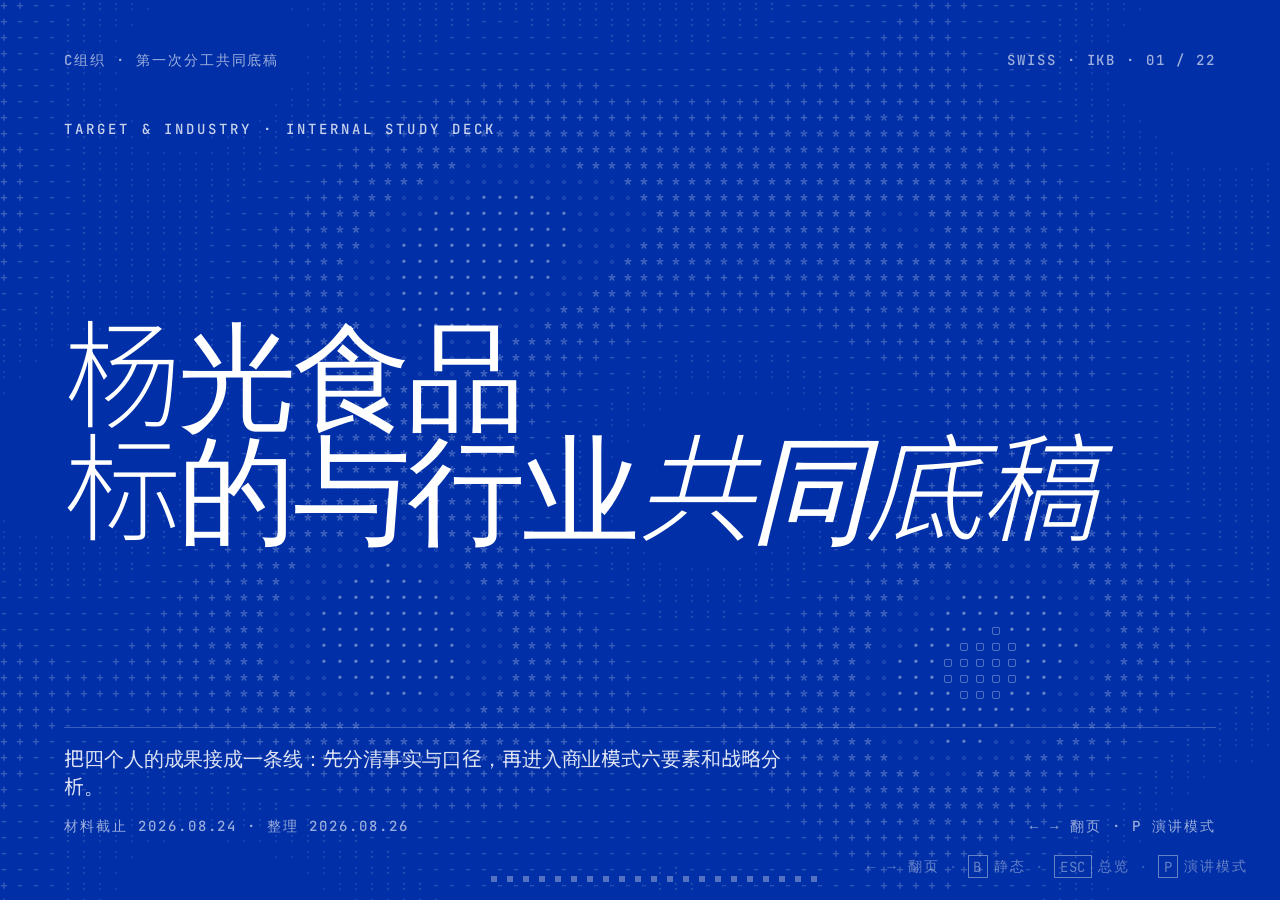
<file: index.html>
<!DOCTYPE html>
<html lang="zh-CN">
<head>
<meta charset="UTF-8">
<meta name="viewport" content="width=device-width, initial-scale=1.0">
<title>杨光食品｜标的介绍与行业分析共同底稿</title>
<link href="./assets/fonts/fonts.css" rel="stylesheet">
<style>
  :root{
    /* ============ 主题色(默认: 🔵 克莱因蓝 IKB) ============
       切换主题: 从 references/themes-swiss.md 复制对应的 :root 块
       整体替换标有"主题色"注释的所有变量,其他散落的 var() 引用无需逐处改 */
    --paper:#fafaf8;          /* 主底色: 高级灰白 */
    --paper-rgb:250,250,248;
    --ink:#0a0a0a;            /* 文字主色: 近黑 */
    --ink-rgb:10,10,10;
    --grey-1:#f0f0ee;         /* 浅灰底 */
    --grey-2:#d4d4d2;         /* 中灰(分割线) */
    --grey-3:#737373;         /* 暗灰(辅助文字) */
    --accent:#002FA7;         /* 高亮色: 克莱因蓝 IKB */
    --accent-rgb:0,47,167;
    --accent-on:#ffffff;      /* accent 上的反色文字 */
    --accent-bright:#5B7BFF;  /* 暗底高亮: IKB 提亮版 */

    /* ============ Carbon 文本角色 token (role-based,代替 opacity) ============
       亮底:  primary 主文 / secondary 次文 / helper 辅助 / placeholder 占位
       暗底:  inverse 自动反向 */
    --text-primary:#0a0a0a;        /* = ink, 100% */
    --text-secondary:#525252;      /* gray 70 */
    --text-helper:#737373;         /* gray 60 */
    --text-placeholder:#a3a3a3;    /* gray 40 */
    --text-on-color:#ffffff;       /* accent/dark 反色 */
    --border-subtle:#e0e0e0;       /* gray 20, 极细分隔 */
    --border-strong:#a3a3a3;       /* gray 40, 强分隔 */

    /* ============ 字体(跨主题固定) ============ */
    --sans:"Inter","Helvetica Neue","Helvetica","Arial","Segoe UI Variable","Segoe UI",system-ui,-apple-system,sans-serif;
    --sans-zh:"PingFang SC","Hiragino Sans GB","Source Han Sans SC","Noto Sans SC","Microsoft YaHei UI","Microsoft YaHei","微软雅黑",sans-serif;
    --mono:"JetBrains Mono","IBM Plex Mono","SF Mono","Cascadia Code","Consolas","Courier New",ui-monospace,monospace;

    /* ============ Carbon 2x Grid 间距模数 (基础 8px) ============
       参考: https://carbondesignsystem.com/elements/2x-grid/overview/
       任何 padding/gap/margin 优先用这套 token,确保 8px 基线对齐 */
    --sp-3:8px;     /* 02 token */
    --sp-4:12px;    /* 03 */
    --sp-5:16px;    /* 04 */
    --sp-6:24px;    /* 05 */
    --sp-7:32px;    /* 06 */
    --sp-8:40px;    /* 07 */
    --sp-9:48px;    /* 08 */
    --sp-10:64px;   /* 09 */
    --sp-11:80px;   /* 10 */
    --sp-12:96px;   /* 11 */
    --sp-13:160px;  /* 12 */

    /* ============ Carbon Motion tokens ============
       https://carbondesignsystem.com/guidelines/motion/overview/
       两套体系:productive (功能) 短 + 锐 / expressive (叙事) 长 + 软 */
    --ease-prod:cubic-bezier(.2,0,.38,.9);          /* productive standard */
    --ease-exp:cubic-bezier(.4,.14,.3,1);            /* expressive standard */
    --ease-entry-prod:cubic-bezier(0,0,.38,.9);     /* productive entrance */
    --ease-entry-exp:cubic-bezier(0,0,.3,1);         /* expressive entrance */
    --dur-fast-1:.07s;   /* 70ms */
    --dur-fast-2:.11s;   /* 110ms */
    --dur-mod-1:.15s;    /* 150ms */
    --dur-mod-2:.24s;    /* 240ms */
    --dur-slow-1:.4s;    /* 400ms */
    --dur-slow-2:.7s;    /* 700ms */

    /* 底部分页组件安全区: 主内容最低处不要进入这条区域 */
    --nav-safe-bottom:8vh;
  }
  *{box-sizing:border-box;margin:0;padding:0}
  html,body{
    width:100%;height:100%;overflow:hidden;
    background:var(--paper);color:var(--ink);
    font-family:var(--sans),var(--sans-zh);
    font-feature-settings:"ss01","cv11";
    -webkit-font-smoothing:antialiased;text-rendering:optimizeLegibility
  }

  /* ============ WebGL 网格背景 ============ */
  canvas.bg{position:fixed;inset:0;width:100vw;height:100vh;z-index:0;display:block;opacity:.55;mix-blend-mode:multiply;pointer-events:none}
  body.dark-bg canvas.bg{mix-blend-mode:screen;opacity:.42}
  body.low-power canvas.bg,
  body.low-power canvas.ascii-bg{display:none!important}

  /* ============ Deck 容器 + 翻页 ============ */
  #deck{position:fixed;inset:0;width:10000vw;height:100vh;display:flex;flex-wrap:nowrap;transition:transform .9s cubic-bezier(.77,0,.175,1);z-index:10;will-change:transform}
  .slide{
    width:100vw;height:100vh;flex:0 0 100vw;
    position:relative;
    padding:5.5vh 5vw 7vh 5vw;
    display:flex;flex-direction:column;
    overflow:hidden;
    background:var(--paper);color:var(--ink);
  }
  .slide.grey{background:var(--grey-1)}
  .slide.dark{background:var(--ink);color:var(--paper)}
  .slide.dark .grey-only{display:none}
  .slide.accent{background:var(--accent);color:var(--accent-on)}
  .slide.accent .accent-block{background:var(--accent-on);color:var(--accent)}

  /* Hero 页透出网格背景多一点 */
  .slide.hero{background:transparent}
  .slide.hero.grey{background:rgba(var(--paper-rgb),.86);backdrop-filter:blur(1px)}
  .slide.hero.dark{background:rgba(var(--ink-rgb),.92);color:var(--paper)}

  /* ============ 装饰: 极细分隔线 + 点阵矩阵 ============ */
  .rule{width:100%;height:1px;background:currentColor;opacity:.18;margin:0}
  .rule.thick{height:2px;opacity:.85}
  .rule.accent{background:var(--accent);opacity:1;height:2px}
  .rule.v{width:1px;height:100%;margin:0}

  /* 点阵矩阵 (dot matrix) - 用 radial-gradient */
  .dots{
    background-image:radial-gradient(currentColor 1px, transparent 1px);
    background-size:12px 12px;
    background-position:0 0;
    opacity:.18;
  }
  .dots-fine{
    background-image:radial-gradient(currentColor 0.8px, transparent 0.8px);
    background-size:8px 8px;
    opacity:.14;
  }
  .dots-bold{
    background-image:radial-gradient(currentColor 1.4px, transparent 1.4px);
    background-size:18px 18px;
    opacity:.22;
  }

  /* ============ Chrome (顶部 meta) + Foot (底部) ============ */
  .chrome{
    display:flex;justify-content:space-between;align-items:flex-start;
    font-family:var(--mono);
    font-size:14px;letter-spacing:.16em;text-transform:uppercase;
    opacity:.7;margin-bottom:auto
  }
  .chrome .l,.chrome .r{display:flex;gap:1.6em;align-items:center}
  .chrome .sep{width:24px;height:1px;background:currentColor;opacity:.5}

  .foot{
    margin-top:auto;
    display:flex;justify-content:space-between;align-items:flex-end;
    font-family:var(--mono);
    font-size:14px;letter-spacing:.14em;text-transform:uppercase;
    opacity:.55;
    padding-top:2vh;
    border-top:1px solid currentColor;
    border-color:rgba(127,127,127,.25)
  }
  .foot .nb{font-family:var(--sans);font-weight:600;letter-spacing:.04em}

  /* ============ Tag / Kicker / Meta 标签 ============ */
  .kicker{
    font-family:var(--mono);
    font-size:14px;letter-spacing:.24em;text-transform:uppercase;
    opacity:.65;margin-bottom:2.4vh;
    display:inline-flex;align-items:center;gap:.8em
  }
  .kicker::before{
    content:"";width:24px;height:1px;background:currentColor;opacity:.6
  }
  .kicker.no-line::before{display:none}
  .kicker.accent{color:var(--accent);opacity:1;font-weight:600}

  .tag{
    display:inline-block;
    font-family:var(--mono);
    font-size:14px;letter-spacing:.18em;text-transform:uppercase;
    padding:5px 10px;border:1px solid currentColor;opacity:.85
  }
  .tag.solid{background:currentColor;color:var(--paper);border-color:transparent}
  .tag.accent{background:var(--accent);color:var(--accent-on);border-color:transparent;opacity:1}

  /* ============ 标题层级 (无衬线 · 极轻字重 · 极致字号对比) ============ */
  .h-hero{
    font-family:var(--sans),var(--sans-zh);
    font-weight:200;
    font-size:11vw;
    line-height:.92;
    letter-spacing:-.04em;
  }
  .h-hero-zh{
    font-family:var(--sans),var(--sans-zh);
    font-weight:200;
    font-size:8.4vw;
    line-height:.96;
    letter-spacing:-.025em;
  }
  .h-xl{
    font-family:var(--sans),var(--sans-zh);
    font-weight:200;
    font-size:6vw;
    line-height:1;
    letter-spacing:-.03em;
  }
  .h-xl-zh{
    font-family:var(--sans),var(--sans-zh);
    font-weight:200;
    font-size:5vw;
    line-height:1.05;
    letter-spacing:-.025em;
  }
  .h-md{
    font-family:var(--sans),var(--sans-zh);
    font-weight:300;
    font-size:2.6vw;
    line-height:1.18;
    letter-spacing:-.015em;
  }
  .h-sub{
    font-family:var(--sans),var(--sans-zh);
    font-weight:400;
    font-size:2.2vw;
    line-height:1.3;
    letter-spacing:-.01em;
    opacity:.7;
  }

  /* ============ 正文 / 引语 / 元数据 ============ */
  .lead{
    font-family:var(--sans),var(--sans-zh);
    font-weight:400;
    font-size:1.55vw;
    line-height:1.4;
    letter-spacing:-.005em;
    opacity:.86;
  }
  .body{
    font-family:var(--sans),var(--sans-zh);
    font-weight:400;
    font-size:max(18px,1.08vw);
    line-height:1.6;
    letter-spacing:0;
    opacity:.78;
  }
  .body-sm{
    font-family:var(--sans),var(--sans-zh);
    font-weight:400;
    font-size:max(16px,.92vw);
    line-height:1.55;
    opacity:.7;
  }
  .meta{
    font-family:var(--mono);
    font-size:max(14px,.82vw);
    letter-spacing:.18em;text-transform:uppercase;
    opacity:.6;
  }
  .meta-row{
    display:flex;gap:1.4em;align-items:baseline;flex-wrap:wrap;
    font-family:var(--mono);
    font-size:max(14px,.88vw);letter-spacing:.16em;text-transform:uppercase;
    opacity:.65;
  }
  .meta-row span:not(.dot){display:inline-block}
  .meta-row .dot{
    display:inline-block;width:4px;height:4px;border-radius:50%;
    background:currentColor;opacity:.5;vertical-align:middle
  }

  /* ============ KPI Hero (视觉英雄数据) ============ */
  .kpi-hero{
    font-family:var(--sans);
    font-weight:800;
    font-size:22vw;
    line-height:.82;
    letter-spacing:-.05em;
    font-feature-settings:"tnum","ss01";
  }
  .kpi-hero .unit{
    font-family:var(--sans),var(--sans-zh);
    font-weight:500;
    font-size:.18em;
    letter-spacing:0;
    opacity:.5;
    margin-left:.12em;
    vertical-align:.5em;
  }
  .kpi-hero.accent{color:var(--accent)}
  .kpi-big{
    font-family:var(--sans);
    font-weight:800;
    font-size:11vw;
    line-height:.85;
    letter-spacing:-.04em;
    font-feature-settings:"tnum"
  }
  .kpi-mid{
    font-family:var(--sans);
    font-weight:700;
    font-size:6vw;
    line-height:.88;
    letter-spacing:-.03em;
    font-feature-settings:"tnum"
  }

  /* ============ Stat Card (数据卡片 · 极简) ============ */
  .stat-card{
    display:flex;flex-direction:column;
    gap:.6vh;align-items:flex-start;
    padding-top:1.6vh;
    border-top:2px solid currentColor;
  }
  .stat-card.thin{border-top-width:1px;border-color:rgba(127,127,127,.4)}
  .stat-card.accent-top{border-top-color:var(--accent);border-top-width:3px}
  .stat-card .stat-label{
    font-family:var(--mono);
    font-size:max(14px,.82vw);
    letter-spacing:.24em;text-transform:uppercase;
    opacity:.6;
  }
  .stat-card .stat-nb{
    font-family:var(--sans);
    font-weight:800;
    font-size:5.6vw;
    line-height:.88;
    letter-spacing:-.035em;
    font-feature-settings:"tnum";
    margin-top:.4vh;
  }
  .stat-card .stat-nb .stat-unit{
    font-family:var(--sans),var(--sans-zh);
    font-weight:500;
    font-size:.32em;
    letter-spacing:0;
    opacity:.6;
    margin-left:.14em;
    vertical-align:.4em;
  }
  .stat-card .stat-note{
    font-family:var(--sans),var(--sans-zh);
    font-weight:400;
    font-size:max(16px,.98vw);
    line-height:1.5;
    opacity:.7;
    margin-top:.6vh;
  }
  .grid-4 .stat-card .stat-nb{font-size:4.6vw}
  .grid-3 .stat-card .stat-nb{font-size:6.4vw}
  .grid-6 .stat-card .stat-nb{font-size:4vw}

  /* ============ Accent Block (高亮色块包裹内容) ============ */
  .accent-block{
    background:var(--accent);color:var(--accent-on);
    padding:2.4vh 2vw;
  }
  .accent-block.tight{padding:1.4vh 1.4vw}
  .accent-block .h-md,.accent-block .h-xl,.accent-block .kpi-mid{color:var(--accent-on)}

  .ink-block{
    background:var(--ink);color:var(--paper);
    padding:2.4vh 2vw
  }
  .grey-block{
    background:var(--grey-1);
    padding:2.4vh 2vw
  }

  /* 高亮文字 (mark 风格) */
  .mark{
    background:var(--accent);color:var(--accent-on);
    padding:0 .2em;
    box-decoration-break:clone;
    -webkit-box-decoration-break:clone;
  }
  .mark.ink{background:var(--ink);color:var(--paper)}
  .underline-accent{
    background-image:linear-gradient(to bottom, transparent 70%, var(--accent) 70%, var(--accent) 96%, transparent 96%);
    padding:0 .05em
  }

  /* ============ 网格系统 (模块化网格) ============ */
  .frame{flex:1;display:flex;flex-direction:column;min-height:0;overflow:hidden}
  .frame.grid-2-7-5,
  .frame.grid-2-6-6,
  .frame.grid-2-8-4,
  .frame.grid-2-4-8,
  .frame.grid-3-3,
  .frame.grid-12,
  .frame.grid-6,
  .frame.grid-4,
  .frame.grid-3{display:grid}

  /* 12 列模块化网格 (瑞士风核心) */
  .grid-12{
    display:grid;
    grid-template-columns:repeat(12,1fr);
    gap:2vh 1.2vw;
    align-items:start;
  }
  .span-2{grid-column:span 2}
  .span-3{grid-column:span 3}
  .span-4{grid-column:span 4}
  .span-5{grid-column:span 5}
  .span-6{grid-column:span 6}
  .span-7{grid-column:span 7}
  .span-8{grid-column:span 8}
  .span-9{grid-column:span 9}
  .span-12{grid-column:span 12}

  /* 经典分栏 */
  .grid-2-7-5{display:grid;grid-template-columns:7fr 5fr;gap:3vw 4vh;align-items:start}
  .grid-2-6-6{display:grid;grid-template-columns:1fr 1fr;gap:3vw 4vh;align-items:start}
  .grid-2-8-4{display:grid;grid-template-columns:8fr 4fr;gap:3vw 4vh;align-items:start}
  .grid-2-4-8{display:grid;grid-template-columns:4fr 8fr;gap:3vw 4vh;align-items:start}
  .grid-3{display:grid;grid-template-columns:repeat(3,1fr);gap:3vw 4vh;align-items:start}
  .grid-3-3{display:grid;grid-template-columns:repeat(3,1fr);grid-auto-rows:minmax(0,1fr);gap:2.4vh 2vw}
  .grid-4{display:grid;grid-template-columns:repeat(2,1fr);grid-template-rows:repeat(2,1fr);gap:3vh 3vw;flex:1;align-content:center}
  .grid-6{display:grid;grid-template-columns:repeat(3,1fr);grid-template-rows:repeat(2,1fr);gap:3vh 2.4vw;flex:1;align-content:center}

  /* 工具类 */
  .col{display:flex;flex-direction:column;gap:2vh}
  .row{display:flex;align-items:center;gap:2vw}
  .fill{flex:1}
  .center{align-items:center;justify-content:center;text-align:center}
  .right{text-align:right;justify-self:end}
  .top{align-self:start}
  .bottom{align-self:end}
  .va-center{align-self:center}
  .nowrap{white-space:nowrap}

  /* 非对称定位 */
  .pos-absolute{position:absolute}
  .bottom-left{position:absolute;left:5vw;bottom:8vh;max-width:50vw}
  .bottom-right{position:absolute;right:5vw;bottom:8vh;max-width:50vw;text-align:right}
  .top-right{position:absolute;right:5vw;top:5.5vh;text-align:right}
  .top-left{position:absolute;left:5vw;top:5.5vh}

  /* ============ Callout (引用框 · 极简) ============ */
  .callout{
    padding:2vh 2vw;
    border-left:3px solid var(--accent);
    font-family:var(--sans),var(--sans-zh);
    font-size:max(14px,1vw);
    line-height:1.55;
    opacity:.9;
  }
  .callout.ink{border-left-color:currentColor}
  .callout .cite,.callout .callout-src{
    display:block;margin-top:1.2vh;
    font-family:var(--mono);
    font-size:14px;letter-spacing:.16em;text-transform:uppercase;
    opacity:.6;
  }

  /* ============ Icons (Lucide via CDN) ============ */
  .ico{width:1em;height:1em;display:inline-block;vertical-align:-.12em;stroke:currentColor;fill:none;stroke-width:1.6;stroke-linecap:round;stroke-linejoin:round;flex-shrink:0}
  .ico-lg,.ico-md,.ico-sm{fill:none;stroke:currentColor;stroke-linecap:round;stroke-linejoin:round}
  .ico-lg{width:2.4vw;height:2.4vw;stroke-width:1.4;display:inline-block}
  .ico-md{width:1.6vw;height:1.6vw;stroke-width:1.6;display:inline-block;vertical-align:-.4em}
  .ico-sm{width:1vw;height:1vw;stroke-width:1.8;display:inline-block;vertical-align:-.15em;opacity:.7}

  /* ============ 几何小图标 (装饰) ============ */
  .geo-dot{width:.7vw;height:.7vw;border-radius:50%;background:var(--accent);display:inline-block;vertical-align:middle}
  .geo-square{width:.7vw;height:.7vw;background:var(--accent);display:inline-block;vertical-align:middle}
  .geo-line{width:2vw;height:2px;background:var(--accent);display:inline-block;vertical-align:middle}
  .geo-circle-o{width:.9vw;height:.9vw;border:2px solid currentColor;border-radius:50%;display:inline-block;vertical-align:middle}

  /* ============ 图片 frame-img ============ */
  .frame-img{overflow:hidden;position:relative;background:var(--paper);box-sizing:border-box;width:100%}
  .slide.dark .frame-img{background:rgba(255,255,255,.06)}
  .frame-img > img{width:100%;height:100%;object-fit:cover;object-position:center center;display:block}
  .frame-img.fit-contain > img{object-fit:contain;object-position:center center}
  .frame-img.pos-top > img{object-position:top center}
  .frame-img.pos-face > img{object-position:center 35%}
  .frame-img.r-16x9{aspect-ratio:16/9;max-height:64vh}
  .frame-img.r-21x9{aspect-ratio:21/9;max-height:54vh}
  .frame-img.r-16x10{aspect-ratio:16/10;max-height:56vh}
  .frame-img.r-4x3{aspect-ratio:4/3;max-height:56vh}
  .frame-img.r-3x2{aspect-ratio:3/2;max-height:46vh}
  .frame-img.r-3x4{aspect-ratio:3/4;max-height:60vh}
  .frame-img.r-1x1{aspect-ratio:1/1;max-height:50vh}
  .frame-img.h-16{height:16vh}
  .frame-img.h-18{height:18vh}
  .frame-img.h-22{height:22vh}
  .frame-img.h-26{height:26vh}
  .frame-img.h-28{height:28vh}
  .frame-img.h-32{height:32vh}
  .frame-img.swiss-lined{border-top:2px solid var(--accent)}
  .frame-img.swiss-keyline{border:0}

  /* P22 Image Hero: 下半屏内容区必须和图片拉开距离,不要贴在图下沿 */
  .image-hero-body{
    display:grid;grid-template-columns:6fr 6fr;gap:3vw;
    padding:6.6vh 5vw 4.4vh;flex:1;align-content:start
  }
  .image-hero-stats{
    display:grid;grid-template-columns:repeat(3,1fr);gap:2vw;align-items:start
  }
  .img-cap{
    display:block;margin-top:.8vh;
    font-family:var(--mono);
    font-size:max(14px,.82vw);
    letter-spacing:.2em;text-transform:uppercase;
    opacity:.6;
  }
  figure.frame-img,figure.tile{margin:0;display:flex;flex-direction:column;min-width:0}
  figure.tile > .frame-img{flex:0 0 auto}

  /* 瑞士风图文混排: 只用直角、发丝线、单一 accent；图像容器不加圆角/阴影 */
  .swiss-img-split{display:grid;grid-template-columns:5fr 7fr;gap:3vw;align-items:start;flex:1;min-height:0}
  .swiss-img-split.reverse{grid-template-columns:7fr 5fr}
  .swiss-img-split.align-bottom{align-items:end}
  .swiss-img-split.align-bottom .swiss-img-copy{align-self:end}
  .swiss-img-split.align-image-bottom{align-items:end;padding-bottom:var(--nav-safe-bottom)}
  .swiss-img-split.align-image-bottom .swiss-img-copy{align-self:end}
  .swiss-img-split.align-image-bottom figure.tile{align-self:end;position:relative}
  .swiss-img-split.align-image-bottom figure.tile > .swiss-img-caption{
    position:absolute;left:0;right:0;top:calc(100% + var(--sp-4));margin-top:0
  }
  .nav-safe-bottom{padding-bottom:var(--nav-safe-bottom)}
  .nav-safe-bottom-tight{padding-bottom:calc(var(--nav-safe-bottom) * .65)}
  .swiss-img-copy{display:flex;flex-direction:column;gap:var(--sp-6);min-width:0}
  .swiss-img-copy .rule{margin:0}
  .swiss-img-grid{display:grid;grid-template-columns:repeat(3,1fr);gap:var(--sp-5);align-items:start;margin-top:var(--sp-7)}
  .swiss-img-grid.two{grid-template-columns:repeat(2,1fr)}
  .swiss-img-grid.tight{margin-top:0}
  .swiss-img-caption{
    display:flex;justify-content:space-between;gap:var(--sp-5);
    margin-top:var(--sp-4);
    font-family:var(--mono);font-size:max(14px,.74vw);
    letter-spacing:.16em;text-transform:uppercase;color:var(--text-helper);
    border-top:1px solid var(--border-subtle);padding-top:var(--sp-4)
  }
  .swiss-img-caption strong{
    font-family:var(--sans),var(--sans-zh);font-size:max(16px,.9vw);
    font-weight:600;letter-spacing:0;text-transform:none;color:var(--text-primary)
  }

  /* ============ Bar Chart (扁平几何图表) ============ */
  .bar-chart{display:flex;flex-direction:column;gap:1.4vh}
  .bar-row{display:grid;grid-template-columns:8em 1fr 4em;gap:1.4vw;align-items:center}
  .bar-row .bar-label{font-family:var(--mono);font-size:max(14px,.84vw);letter-spacing:.14em;text-transform:uppercase;opacity:.7}
  .bar-row .bar-track{height:14px;background:rgba(127,127,127,.18);position:relative}
  .bar-row .bar-fill{height:100%;background:var(--accent);position:absolute;left:0;top:0}
  .bar-row .bar-fill.ink{background:currentColor}
  .bar-row .bar-value{font-family:var(--sans);font-weight:700;font-size:max(16px,1.05vw);text-align:right;font-feature-settings:"tnum"}

  /* ============ 导航 ============ */
  /* 底部分页导航: 仅保留方块本身,无背景无描边 */
  #nav{position:fixed;left:50%;bottom:2vh;transform:translateX(-50%);z-index:30;display:flex;gap:10px;padding:0;background:transparent;border:0}
  #nav .dot{width:6px;height:6px;background:rgba(0,0,0,.28);cursor:pointer;transition:all .25s ease;border:0;padding:0;border-radius:0}
  #nav .dot:hover{background:rgba(0,0,0,.55)}
  #nav .dot.active{background:var(--accent);width:18px}
  body.dark-bg #nav .dot{background:rgba(255,255,255,.32)}
  body.dark-bg #nav .dot.active{background:var(--accent)}

  #hint{position:fixed;bottom:2.4vh;right:2.5vw;z-index:30;display:flex;align-items:center;gap:.65em;font-family:var(--mono);font-size:14px;letter-spacing:.14em;text-transform:uppercase;opacity:.4}
  #hint button{all:unset;display:inline-flex;align-items:center;gap:.42em;cursor:pointer;color:inherit;white-space:nowrap}
  #hint button:hover,#hint button:focus-visible{opacity:1;text-decoration:underline;text-underline-offset:.3em}
  #hint .ppt-key{padding:.12em .34em;border:1px solid currentColor;letter-spacing:.06em}
  #hint .ppt-sep{opacity:.55}
  body.dark-bg #hint{color:var(--paper);opacity:.4}
  body.low-power #hint{color:var(--accent);opacity:.72}
  body.dark-bg.low-power #hint{color:var(--paper);opacity:.72}

  /* ============ 演讲者模式 ============ */
  body.ppt-audience #hint,body.ppt-audience #nav,
  body.ppt-preview #hint,body.ppt-preview #nav{display:none!important}
  body.ppt-audience{cursor:none}
  body.ppt-preview{pointer-events:none}body.ppt-preview #deck{transition:none!important}
  body.ppt-presenter>#deck,body.ppt-presenter>#nav,body.ppt-presenter>#hint,
  body.ppt-presenter>.bg{visibility:hidden}
  #ppt-presenter{position:fixed;inset:0;z-index:90;display:none;min-width:0;min-height:0;overflow:hidden;background:#101216;color:#f5f6f7;font-family:Inter,"Noto Sans SC",sans-serif}
  body.ppt-presenter #ppt-presenter{display:grid;grid-template-rows:auto 1fr auto}
  .ppt-presenter-top{display:flex;align-items:center;justify-content:space-between;gap:24px;padding:18px 24px;border-bottom:1px solid #2b2e35;background:#15181d}
  .ppt-presenter-brand{font-weight:650;letter-spacing:.02em}.ppt-presenter-meta{display:flex;align-items:center;gap:12px;color:#aeb4be;font-size:14px}
  .ppt-sync{display:inline-flex;align-items:center;gap:8px;padding:7px 11px;border:1px solid #363a43;border-radius:999px;color:#d2d6dc;background:#1b1e24}
  .ppt-sync::before{content:"";width:8px;height:8px;border-radius:50%;background:#818894}
  .ppt-sync[data-state="synced"]::before{background:#72df99;box-shadow:0 0 0 4px rgba(114,223,153,.12)}
  .ppt-sync[data-state="connecting"]::before,.ppt-sync[data-state="frozen"]::before{background:#f0c766}.ppt-sync[data-state="unsynced"]::before,.ppt-sync[data-state="blocked"]::before{background:#ff9e64}.ppt-sync[data-state="disconnected"]::before{background:#ff6b72}
  .ppt-ui-btn{appearance:none;border:1px solid #3a3e48;background:#20242a;color:#f6f7f8;border-radius:8px;padding:9px 13px;font:600 14px/1 Inter,"Noto Sans SC",sans-serif;cursor:pointer}
  .ppt-ui-btn:hover{background:#2a2f37;border-color:#525864}.ppt-ui-btn:focus-visible{outline:2px solid #84a8ff;outline-offset:2px}.ppt-ui-btn:disabled{opacity:.28;cursor:not-allowed}
  .ppt-presenter-main{display:grid;grid-template-columns:minmax(0,1.75fr) minmax(300px,.75fr);gap:18px;min-height:0;padding:18px 24px}
  .ppt-preview-stack{position:relative;display:grid;grid-template-rows:minmax(0,1fr) clamp(132px,22vh,210px);gap:16px;min-width:0;min-height:0}
  .ppt-stage-card,.ppt-notes-card,.ppt-presenter-overview{background:#171a20;border:1px solid #2b2f37;border-radius:12px;overflow:hidden}
  .ppt-stage-card{display:grid;grid-template-rows:auto minmax(0,1fr);min-width:0;min-height:0}
  .ppt-stage-label{display:flex;justify-content:space-between;align-items:center;gap:12px;padding:11px 14px;color:#aeb4be;font-size:13px;border-bottom:1px solid #292d34}
  .ppt-annotation-tools{display:flex;align-items:center;gap:5px;margin-left:auto}.ppt-annotation-tools .ppt-ui-btn{padding:6px 9px;font-size:12px}.ppt-annotation-tools .ppt-ui-btn.is-active{color:#111318;background:#ff5b63;border-color:#ff5b63}.ppt-annotation-tools .ppt-grid-btn.is-active{color:#111318;background:#edf1f5;border-color:#edf1f5}.ppt-annotation-tools .ppt-clear-btn{min-width:0}.ppt-grid-btn{display:inline-flex;align-items:center;gap:6px}.ppt-grid-icon{display:grid;grid-template-columns:repeat(2,4px);gap:2px}.ppt-grid-icon i{width:4px;height:4px;background:currentColor}
  .ppt-frame-viewport{position:relative;display:grid;place-items:center;min-width:0;min-height:0;overflow:hidden;background:#08090b}
  .ppt-frame{display:block;width:0;height:0;max-width:100%;max-height:100%;aspect-ratio:16/9;border:0;background:#08090b}.ppt-next-frame{opacity:.86}#ppt-next-card.is-end .ppt-frame{visibility:hidden}#ppt-next-card.is-end .ppt-frame-viewport::after{content:"演示结束";position:absolute;color:#727a86;font:650 14px/1 Inter,"Noto Sans SC",sans-serif;letter-spacing:.08em}
  .ppt-annotation-layer{position:absolute;left:50%;top:50%;transform:translate(-50%,-50%);z-index:4;width:0;height:0;pointer-events:none;touch-action:none}.ppt-annotation-layer.is-active{pointer-events:auto;cursor:crosshair}
  #ppt-audience-ink{position:fixed;inset:0;z-index:70;width:100vw;height:100vh;pointer-events:none}#ppt-audience-cover{position:fixed;inset:0;z-index:80;display:none;pointer-events:none}#ppt-audience-cover.is-ended{display:grid!important;place-items:center;background:#101216!important;color:#f5f6f7;font:650 clamp(24px,3vw,46px)/1.2 Inter,"Noto Sans SC",sans-serif;letter-spacing:.08em}
  .ppt-preview-stack.is-overview>.ppt-stage-card{display:none}.ppt-presenter-overview{grid-row:1/-1;display:grid;grid-template-rows:auto minmax(0,1fr);min-width:0;min-height:0}.ppt-presenter-overview[hidden]{display:none}.ppt-overview-head{display:flex;align-items:center;justify-content:space-between;padding:13px 15px;border-bottom:1px solid #292d34}.ppt-overview-head strong{font-size:15px}.ppt-overview-grid{display:grid;grid-template-columns:repeat(auto-fill,minmax(150px,1fr));gap:10px;align-content:start;overflow:auto;padding:14px}.ppt-overview-page{appearance:none;min-height:112px;display:grid;grid-template-rows:auto 1fr auto;gap:12px;padding:13px;border:1px solid #343943;border-radius:10px;background:#111318;color:#eef1f4;text-align:left;cursor:pointer}.ppt-overview-page:hover{background:#1d2128;border-color:#636b78}.ppt-overview-page.is-current{border-color:#84a8ff;box-shadow:inset 0 0 0 1px #84a8ff}.ppt-overview-page-no{color:#8f97a3;font:600 12px/1 var(--mono,monospace)}.ppt-overview-page-title{font-size:14px;font-weight:650;line-height:1.35}.ppt-overview-page-meta{display:flex;justify-content:space-between;gap:8px;color:#7f8793;font-size:11px}
  .ppt-notes-card{display:grid;grid-template-rows:auto minmax(0,1fr);min-height:0}.ppt-notes-head{padding:16px 18px;border-bottom:1px solid #292d34}.ppt-notes-label{margin-bottom:6px;color:#848c98;font-size:11px;font-weight:700;letter-spacing:.12em;text-transform:uppercase}.ppt-notes-title{font-size:21px;font-weight:680;line-height:1.32}.ppt-purpose-block{margin-top:14px;padding:11px 12px;border-left:3px solid #84a8ff;background:#111318}.ppt-purpose-copy{color:#c9ced6;font-size:14px;line-height:1.55}.ppt-notes-draft-head{display:flex;align-items:flex-end;justify-content:space-between;gap:10px;margin-top:15px;padding-top:13px;border-top:1px solid #2d3139}.ppt-notes-draft-head .ppt-notes-label{margin:0 0 4px}.ppt-note-meta{color:#8f97a3;font-size:12px}
  .ppt-notes-tools{display:flex;align-items:center;gap:6px}.ppt-notes-tools .ppt-ui-btn{padding:7px 9px}.ppt-note-editor{width:100%;height:100%;min-height:0;resize:none;border:0;outline:0;background:#171a20;color:#edf0f3;padding:18px;font:400 var(--ppt-note-size,17px)/1.72 Inter,"Noto Sans SC",sans-serif}.ppt-note-editor:focus{box-shadow:inset 0 0 0 1px #3d4654}
  .ppt-saved{color:#72df99;white-space:nowrap}.ppt-presenter-bottom{display:grid;grid-template-columns:minmax(330px,1fr) auto minmax(110px,1fr);align-items:center;gap:20px;padding:12px 24px;border-top:1px solid #2b2e35;background:#15181d}
  .ppt-time-dashboard{display:flex;align-items:stretch;min-width:0}.ppt-time-stat{min-width:90px;display:grid;align-content:center;gap:4px;padding:0 16px}.ppt-time-stat:first-child{padding-left:0}.ppt-time-stat+.ppt-time-stat{border-left:1px solid #343943}.ppt-time-label{color:#89919d;font-size:11px;font-weight:700;letter-spacing:.1em}.ppt-time-value{color:#f7f8fa;font:650 23px/1 var(--mono,monospace);font-variant-numeric:tabular-nums}.ppt-time-hint{color:#747c88;font-size:11px;white-space:nowrap}.ppt-time-stat.is-over .ppt-time-label,.ppt-time-stat.is-over .ppt-time-value{color:#ff8a90}.ppt-time-stat.is-remaining .ppt-time-value{color:#72df99}
  .ppt-control-stack{display:grid;gap:7px;justify-items:center}.ppt-controls,.ppt-session-actions{display:flex;align-items:center;justify-content:center;gap:7px}.ppt-controls .ppt-ui-btn,.ppt-session-actions .ppt-ui-btn{min-width:68px}.ppt-session-actions{padding-top:7px;border-top:1px solid #343943}.ppt-rehearsal-on{color:#ff8a90}.ppt-page-state{text-align:right}.ppt-page-state strong{display:block;color:#fff;font-size:17px;margin-bottom:5px}.ppt-page-state span{color:#8f97a3;font:600 13px/1 var(--mono,monospace)}.ppt-auto-state{display:inline-flex;align-items:center;gap:6px;border-radius:999px}.ppt-auto-state.is-on{color:#72df99;border-color:rgba(114,223,153,.45);background:rgba(114,223,153,.08)}.ppt-auto-state.is-paused{color:#f0c766;border-color:rgba(240,199,102,.42);background:rgba(240,199,102,.08)}
  #ppt-presenter[data-layout="slides"] .ppt-presenter-main{grid-template-columns:minmax(0,2.15fr) minmax(260px,.58fr)}#ppt-presenter[data-layout="notes"] .ppt-presenter-main{grid-template-columns:minmax(0,1.15fr) minmax(380px,1fr)}
  .ppt-dialog{position:fixed;inset:0;z-index:130;display:grid;place-items:center;padding:24px;background:rgba(4,6,9,.72);backdrop-filter:blur(10px)}.ppt-dialog[hidden]{display:none}.ppt-dialog-panel{width:min(720px,calc(100vw - 48px));max-height:min(760px,calc(100vh - 48px));display:grid;grid-template-rows:auto minmax(0,1fr);overflow:hidden;border:1px solid #343943;border-radius:14px;background:#171a20;box-shadow:0 24px 80px rgba(0,0,0,.45)}.ppt-dialog-head{display:flex;align-items:center;justify-content:space-between;gap:16px;padding:16px 18px;border-bottom:1px solid #2b2f37}.ppt-dialog-title{font-size:20px;font-weight:700}.ppt-dialog-body{overflow:auto;padding:18px;color:#d8dce2;font-size:14px;line-height:1.6}.ppt-dialog-section+.ppt-dialog-section{margin-top:22px}.ppt-dialog-section h3{margin:0 0 10px;color:#fff;font-size:15px}.ppt-dialog-grid{display:grid;grid-template-columns:repeat(3,minmax(0,1fr));gap:8px}.ppt-dialog-row{display:flex;align-items:center;justify-content:space-between;gap:16px;padding:10px 0;border-bottom:1px solid #282c33}.ppt-dialog-row:last-child{border-bottom:0}.ppt-field{display:grid;gap:6px}.ppt-field label{color:#aeb4be;font-size:12px}.ppt-field input{width:100%;border:1px solid #3a3e48;border-radius:8px;background:#101216;color:#fff;padding:9px 10px;font:600 14px Inter,sans-serif}.ppt-check{display:flex;align-items:flex-start;gap:10px}.ppt-check-dot{width:9px;height:9px;margin-top:7px;border-radius:50%;background:#ff6b72}.ppt-check.is-ok .ppt-check-dot{background:#72df99}.ppt-check.is-warn .ppt-check-dot{background:#f0c766}.ppt-summary{width:100%;border-collapse:collapse;font-size:13px}.ppt-summary th,.ppt-summary td{padding:9px 8px;border-bottom:1px solid #2b2f37;text-align:left}.ppt-summary th{color:#9fa6b1;font-weight:600}.ppt-summary td:last-child,.ppt-summary th:last-child{text-align:right}.ppt-muted{color:#8f96a1}.ppt-shortcuts{display:grid;grid-template-columns:auto 1fr;gap:8px 14px}.ppt-shortcuts kbd{min-width:44px;padding:4px 7px;border:1px solid #3a3e48;border-radius:6px;background:#101216;color:#fff;text-align:center;font:600 12px var(--mono,monospace)}
  .ppt-settings-card{padding:15px;border:1px solid #30353e;border-radius:12px;background:#12151a}.ppt-settings-card+.ppt-settings-card{margin-top:12px}.ppt-settings-card h3{margin:0 0 3px}.ppt-settings-copy{margin:0 0 14px;color:#858d99;font-size:12px}.ppt-switch-row{display:flex;align-items:center;justify-content:space-between;gap:18px;cursor:pointer}.ppt-switch-row input{position:absolute;opacity:0;pointer-events:none}.ppt-switch{width:48px;height:28px;flex:0 0 auto;padding:3px;border:1px solid #434955;border-radius:999px;background:#252a31;transition:.2s}.ppt-switch::after{content:"";display:block;width:20px;height:20px;border-radius:50%;background:#a8afb9;transition:.2s}.ppt-switch-row input:checked+.ppt-switch{border-color:#72df99;background:rgba(114,223,153,.16)}.ppt-switch-row input:checked+.ppt-switch::after{transform:translateX(20px);background:#72df99}.ppt-stepper{display:grid;grid-template-columns:38px minmax(72px,1fr) auto 38px;align-items:center;margin-top:14px;border:1px solid #363c46;border-radius:10px;background:#0d0f13;overflow:hidden}.ppt-stepper button{height:42px;border:0;background:#20242a;color:#fff;font-size:19px;cursor:pointer}.ppt-stepper button:hover{background:#2c323b}.ppt-stepper input{width:100%;height:42px;border:0!important;border-radius:0!important;background:transparent!important;text-align:center;font:650 16px var(--mono,monospace)!important;-moz-appearance:textfield}.ppt-stepper input::-webkit-inner-spin-button,.ppt-stepper input::-webkit-outer-spin-button{-webkit-appearance:none;margin:0}.ppt-stepper-unit{color:#858d99;font-size:12px}.ppt-segmented{display:grid;grid-template-columns:repeat(3,1fr);gap:6px}.ppt-segmented.screen{grid-template-columns:repeat(4,1fr)}.ppt-segmented .ppt-ui-btn{min-width:0}.ppt-settings-save{width:100%;margin-top:14px;background:#edf1f5;color:#111318;border-color:#edf1f5}.ppt-settings-save:hover{background:#fff}.ppt-settings-save+.ppt-settings-copy{margin:10px 0 0}
  #overview{z-index:110!important}
  @media(max-width:1200px){.ppt-presenter-main{grid-template-columns:minmax(0,1.55fr) minmax(280px,.72fr)}}
  @media(max-width:1100px){.ppt-presenter-bottom{grid-template-columns:minmax(292px,1fr) auto minmax(86px,.6fr);gap:12px}.ppt-time-stat{min-width:82px;padding:0 11px}.ppt-time-value{font-size:20px}.ppt-controls .ppt-ui-btn,.ppt-session-actions .ppt-ui-btn{min-width:60px;padding:8px 9px}}
  @media(max-width:900px){.ppt-presenter-top{padding:12px 16px;flex-wrap:wrap}.ppt-presenter-top .ppt-presenter-meta{gap:6px}.ppt-presenter-top .ppt-ui-btn{padding:8px 9px}.ppt-presenter-main,#ppt-presenter[data-layout="slides"] .ppt-presenter-main,#ppt-presenter[data-layout="notes"] .ppt-presenter-main{grid-template-columns:minmax(0,1.45fr) minmax(250px,.72fr);gap:12px;padding:12px 16px}.ppt-preview-stack{gap:12px;grid-template-rows:minmax(0,1fr) clamp(104px,20vh,150px)}.ppt-saved{display:none}.ppt-presenter-bottom{grid-template-columns:minmax(270px,1fr) auto 74px;gap:8px;padding:9px 16px}.ppt-time-stat{min-width:0;padding:0 9px}.ppt-time-value{font-size:18px}.ppt-time-hint{max-width:78px;overflow:hidden;text-overflow:ellipsis}.ppt-controls,.ppt-session-actions{gap:5px}.ppt-controls .ppt-ui-btn,.ppt-session-actions .ppt-ui-btn{min-width:52px;padding:7px 8px;font-size:12px}.ppt-page-state strong{font-size:14px}.ppt-dialog-grid{grid-template-columns:1fr}.ppt-segmented.screen{grid-template-columns:repeat(2,1fr)}}
  @media(max-height:700px){.ppt-presenter-top{padding-top:10px;padding-bottom:10px}.ppt-presenter-main{padding-top:10px;padding-bottom:10px}.ppt-preview-stack{grid-template-rows:minmax(0,1fr) clamp(88px,16vh,118px);gap:10px}.ppt-stage-label{padding:7px 10px}.ppt-notes-head{padding:12px 14px}.ppt-purpose-block{margin-top:10px;padding:8px 10px}.ppt-notes-draft-head{margin-top:10px;padding-top:9px}.ppt-presenter-bottom{padding-top:8px;padding-bottom:8px}.ppt-control-stack{gap:5px}.ppt-session-actions{padding-top:5px}}
  /* ============ /演讲者模式 ============ */

  /* ESC 索引页: 动画元素强制可见 (覆盖 motion-ready 的 opacity:0) */
  #overview [data-anim]{opacity:1!important;transform:none!important}
  #overview .slide *{animation:none!important;transition:none!important}

  /* 统一卡片样式 token: card-fill (默认灰底 · 中性) + card-ink (反转高对比) + card-accent (单一焦点) */
  .card-fill{background:#f5f5f4;border:0;color:var(--text-primary)}
  .card-ink{background:var(--ink);border:0;color:var(--paper)}
  .card-ink .t-meta,.card-ink .t-cat{color:rgba(255,255,255,.6)}
  .card-accent{background:var(--accent);border:0;color:var(--accent-on)}
  .card-accent .t-meta,.card-accent .t-cat{color:var(--accent-on)}

  /* ============ 动效 (与原模板一致) ============ */
  [data-anim]{opacity:1}
  body.motion-ready [data-anim]{opacity:0}
  body.motion-ready [data-anim="left"]{transform:translateX(-24px)}
  body.motion-ready [data-anim="right"]{transform:translateX(24px)}
  body.motion-ready [data-anim="line"]{opacity:0;transform:translateY(10px)}
  body.low-power #deck{transition:none!important}
  body.low-power *,
  body.low-power *::before,
  body.low-power *::after{animation:none!important;transition:none!important}
  body.low-power.motion-ready [data-anim],
  body.low-power [data-anim]{opacity:1!important;transform:none!important}

  /* ============================================================
     ↓↓↓ V2 EXTENSIONS · Canvas Mode + 参考图新类
     验证效果后沉淀回 template-swiss.html
     ============================================================ */

  /* Windows 适配:雅黑没有 ExtraLight 200,中文大字号字重补偿 */
  body.is-win .name-mega,
  body.is-win .num-mega,
  body.is-win .kpi-thin,
  body.is-win .tl-node .multi{
    font-weight:300;letter-spacing:-.02em;
  }
  body.is-win [style*="font-weight:200"]{font-weight:300 !important}

  /* 全屏铺满模式 · 关闭 WebGL · 卡片即页面 */
  body.canvas-mode{background:var(--paper)}
  body.canvas-mode canvas.bg{display:none !important}
  body.canvas-mode .slide{background:var(--paper);padding:0;align-items:stretch;justify-content:stretch}
  body.canvas-mode .slide.hero{background:var(--paper)}

  .canvas-card{
    width:100vw;
    height:100vh;
    background:var(--paper);color:var(--ink);
    padding:5.6vh 5vw 4.4vh;
    display:flex;flex-direction:column;
    position:relative;overflow:hidden;
    box-shadow:none;
    border-radius:0;
  }
  .slide.dark .canvas-card{background:var(--ink);color:var(--paper)}
  .slide.accent .canvas-card{background:var(--accent);color:var(--accent-on)}
  .slide.grey .canvas-card{background:var(--grey-1);color:var(--ink)}
  .slide.split .canvas-card{padding:0;flex-direction:row}

  /* ============ ASCII 点阵呼吸场 · IKB 封面/封底专用 ============
     用法:在 .canvas-card(或 split .half.b-accent)内首位插入 <canvas class="ascii-bg" aria-hidden="true">.
     动画由本文件底部的 ASCII IIFE 自动启动,所有 canvas.ascii-bg 都会被扫到.
     其他内容靠 .canvas-card > *:not(.ascii-bg){z-index:1} 自动浮在上层. */
  canvas.ascii-bg{
    position:absolute;inset:0;width:100%;height:100%;
    pointer-events:none;z-index:0;
    mix-blend-mode:screen;opacity:.92;
  }
  .canvas-card > *:not(.ascii-bg){position:relative;z-index:1}
  .slide.accent .canvas-card .chrome-min{color:rgba(255,255,255,.62)}
  .slide.accent .canvas-card .t-meta{color:rgba(255,255,255,.7)}
  .split-half > .half.b-accent .chrome-min{color:rgba(255,255,255,.62)}

  /* 编号目录页 · 超大数字 + 国家名风格 — 越大越细 */
  .num-mega{
    font-family:var(--sans);font-weight:200;
    font-size:9vw;line-height:1;letter-spacing:-.04em;
    font-feature-settings:"tnum"
  }
  .num-mega.thin{font-weight:200}
  .name-mega{
    font-family:var(--sans);font-weight:200;
    font-size:9vw;line-height:1;letter-spacing:-.035em;
  }
  .name-mega.muted{color:var(--grey-3)}

  /* 细体超大 KPI — 字号越大权重越低 */
  .kpi-thin{
    font-family:var(--sans);font-weight:200;
    font-size:14vw;line-height:.92;letter-spacing:-.045em;
    font-feature-settings:"tnum"
  }
  .kpi-thin .unit{font-size:.3em;font-weight:300;opacity:.55;margin-left:.15em;vertical-align:.6em}
  .kpi-thin.accent{color:var(--accent)}
  .kpi-thin-sm{
    font-family:var(--sans);font-weight:250;
    font-size:5.6vw;line-height:1.04;letter-spacing:-.03em;
    font-feature-settings:"tnum"
  }
  .kpi-thin-sm .unit{font-size:.3em;font-weight:300;opacity:.55;margin-left:.12em;vertical-align:.45em}

  /* 4 列细线 KPI 行 — 顶部一根 hairline,内部不再加竖线 */
  /* 4 列 KPI: 用纵向分割线建立网格感 (Carbon 2x grid 模数) */
  .kpi-row-4{
    display:grid;grid-template-columns:repeat(4,1fr);
    gap:0;padding-top:2.4vh;
    border-top:1px solid var(--grey-2)
  }
  .kpi-row-4 > .kpi-cell{
    padding:1.6vh 1.6vw 0;
    border-left:1px solid var(--grey-2)
  }
  .kpi-row-4 > .kpi-cell:first-child{padding-left:0;border-left:none}
  .kpi-cell .lbl{font-family:var(--mono);font-size:max(14px,.78vw);letter-spacing:.18em;text-transform:uppercase;opacity:.55;margin-bottom:1.2vh}
  .kpi-cell .nb{font-family:var(--sans);font-weight:250;font-size:3.2vw;line-height:1;letter-spacing:-.025em;font-feature-settings:"tnum"}
  .kpi-cell .nb .unit{font-size:.32em;font-weight:300;opacity:.6;margin-left:.1em;vertical-align:.4em}
  .kpi-cell .note{font-family:var(--sans),var(--sans-zh);font-size:max(16px,.92vw);line-height:1.5;opacity:.7;margin-top:1.2vh}

  /* 时间线轴 — 通用 axis token, 横纵共享
     axis 列 = 24px 固定宽,dot 直径 8px,绝对居中在 axis 列中线 (12px)
     虚线绝对定位 left:12px,与 dot 中心严格对齐 */
  .timeline-v{
    --tl-axis-w:24px;        /* axis 列固定宽度 */
    --tl-dot:8px;            /* 圆点直径 */
    position:relative;margin-top:var(--sp-7)
  }
  .timeline-v::before{
    content:"";position:absolute;
    left:calc(var(--tl-axis-w) / 2);
    transform:translateX(-50%);
    top:var(--sp-5);bottom:var(--sp-5);
    width:1px;
    background:repeating-linear-gradient(to bottom,currentColor 0 4px,transparent 4px 8px);
    opacity:.35;pointer-events:none;z-index:0
  }
  .tl-node{
    position:relative;
    display:grid;
    grid-template-columns:var(--tl-axis-w) minmax(0,7em) minmax(0,7.6em) 1fr;
    gap:0 var(--sp-5);
    align-items:center;
    padding:var(--sp-7) 0
  }
  /* 进度点: 纯色实心圆,无背景无描边,精确居中在 axis 列中线 */
  .tl-node .dot{
    width:var(--tl-dot);height:var(--tl-dot);
    border-radius:50%;
    background:currentColor;
    justify-self:center;
    z-index:1
  }
  .tl-node.accent .dot{background:var(--accent)}
  .tl-node .yr{
    font-family:var(--mono);font-weight:500;
    font-size:max(14px,1vw);letter-spacing:.04em
  }
  .tl-node .multi{
    font-family:var(--sans);font-weight:200;
    font-size:clamp(28px,2.8vw,56px);
    line-height:.95;letter-spacing:-.025em;
    white-space:nowrap;
    overflow:hidden;
    min-width:0
  }
  .tl-node .multi .unit{
    font-size:.36em;font-weight:300;opacity:.6;
    margin-left:.2em;
    vertical-align:.42em;
    letter-spacing:0
  }
  .tl-node.accent .multi{color:var(--accent)}
  .tl-node .desc{
    font-family:var(--sans),var(--sans-zh);
    font-size:max(16px,.94vw);line-height:1.55;opacity:.78;
    min-width:0
  }

  /* 横向时间线 (.timeline-h) — 与 .timeline-v 共享 axis token, 视觉语言一致 */
  .timeline-h{
    --tl-axis-w:8px;
    --tl-dot:8px;
    position:relative;
    flex:1;
    display:flex;align-items:center
  }
  .timeline-h::before{
    content:"";position:absolute;
    top:50%;left:5%;right:5%;height:1px;
    transform:translateY(-50%);
    background:repeating-linear-gradient(to right,currentColor 0 4px,transparent 4px 8px);
    opacity:.35;pointer-events:none;z-index:0
  }
  .timeline-h .tl-row{
    position:relative;width:100%;
    display:grid;grid-template-columns:repeat(5,1fr);
    align-items:center
  }
  .timeline-h .th-node{
    position:relative;display:flex;justify-content:center
  }
  /* 横向 dot: 8px 纯色实心,无描边无阴影 (与 P2 保持一致) */
  .timeline-h .th-node .dot{
    width:var(--tl-dot);height:var(--tl-dot);
    border-radius:50%;
    background:var(--ink);
    z-index:1;position:relative
  }
  .timeline-h .th-node.accent .dot{background:var(--accent)}
  .timeline-h .th-node .label{
    position:absolute;left:50%;transform:translateX(-50%);
    width:13vw;text-align:center;
    display:flex;flex-direction:column;gap:.4vh
  }
  .timeline-h .th-node.up .label{bottom:calc(50% + 22px)}
  .timeline-h .th-node.down .label{top:calc(50% + 22px)}
  .timeline-h .th-node .yr{
    font-family:var(--mono);font-size:max(14px,.78vw);letter-spacing:.05em;
    color:var(--text-helper);font-weight:500
  }
  .timeline-h .th-node.accent .yr{color:var(--accent)}
  .timeline-h .th-node .name{
    font-family:var(--sans);font-size:max(16px,1.05vw);font-weight:400;
    color:var(--text-primary);line-height:1.2;letter-spacing:-.005em
  }
  .timeline-h .th-node.accent .name{color:var(--accent)}
  .timeline-h .th-node .desc{
    font-family:var(--sans),var(--sans-zh);font-size:max(14px,.84vw);
    color:var(--text-secondary);font-weight:400;line-height:1.4
  }

  /* 几何图示 (参考图 5) — SVG-friendly 容器 */
  .geo-icon{width:5vw;height:5vw;display:block;margin-bottom:2.2vh;color:var(--ink);flex-shrink:0}
  .slide.dark .geo-icon{color:var(--paper)}
  .geo-icon svg{width:100%;height:100%;overflow:visible}
  .geo-icon .stroke{fill:none;stroke:currentColor;stroke-width:1.4}
  .geo-icon .stroke-accent{fill:none;stroke:var(--accent);stroke-width:1.4}
  .geo-icon .fill-accent{fill:var(--accent)}

  /* 卡片网格 (参考图 1 卡片漂浮) — 在 canvas-card 内部再分卡 */
  .sub-grid-3-2{display:grid;grid-template-columns:repeat(3,1fr);grid-template-rows:repeat(2,1fr);gap:1.4vh 1.4vw;flex:1;align-content:stretch;margin-top:3vh}
  .sub-card{
    background:var(--grey-1);
    padding:2.4vh 1.6vw 2vh;
    display:flex;flex-direction:column;
    position:relative;border-radius:3px;
    min-height:0
  }
  .slide.dark .sub-card{background:rgba(255,255,255,.06)}
  .sub-card.accent{background:var(--accent);color:var(--accent-on)}
  .sub-card.ink{background:var(--ink);color:var(--paper)}
  .sub-card .nb-corner{
    position:absolute;top:1.6vh;right:1.4vw;
    font-family:var(--mono);font-size:max(14px,.8vw);
    letter-spacing:.16em;opacity:.55
  }
  .sub-card .ttl{font-family:var(--sans),var(--sans-zh);font-weight:500;font-size:max(17px,1.5vw);line-height:1.2;letter-spacing:-.015em;margin-bottom:1vh}
  .sub-card .desc{font-family:var(--sans),var(--sans-zh);font-size:max(16px,.94vw);line-height:1.55;opacity:.78;margin-top:auto}
  .sub-card .lucide{width:2.4vw;height:2.4vw;stroke-width:1.4;color:currentColor;margin-bottom:1.6vh;flex-shrink:0}
  .sub-card.accent .lucide{color:var(--accent-on)}

  /* 三层架构纯色块拼图 (参考图 4 + 6) — 横排等高色块 */
  .stack-row{display:grid;grid-template-columns:repeat(3,1fr);gap:1.6vw;flex:1;margin-top:6vh;align-items:stretch}
  .stack-block{
    display:flex;flex-direction:column;
    padding:3.2vh 1.8vw 2.4vh;
    position:relative;
    min-height:0
  }
  .stack-block.b-accent{background:var(--accent);color:var(--accent-on)}
  .stack-block.b-grey{background:var(--grey-1);color:var(--ink)}
  .stack-block.b-ink{background:var(--ink);color:var(--paper)}
  .stack-block .layer-nb{font-family:var(--mono);font-size:max(14px,.84vw);letter-spacing:.18em;opacity:.65;margin-bottom:auto}
  .stack-block .layer-icon{margin-bottom:1.6vh}
  .stack-block .layer-icon svg{width:3vw;height:3vw}
  .stack-block .layer-icon .stroke{fill:none;stroke:currentColor;stroke-width:1.6}
  .stack-block .layer-ttl{font-family:var(--sans),var(--sans-zh);font-weight:400;font-size:max(17px,2vw);line-height:1.1;margin-top:1vh;letter-spacing:-.02em}
  .stack-block .layer-desc{font-family:var(--sans),var(--sans-zh);font-weight:400;font-size:max(16px,.94vw);line-height:1.55;opacity:.88;margin-top:1.4vh}
  .stack-block .lucide{width:2.6vw;height:2.6vw;stroke-width:1.4;margin-bottom:1.6vh;flex-shrink:0}
  .stack-block .layer-tag{font-family:var(--mono);font-size:max(14px,.74vw);letter-spacing:.16em;text-transform:uppercase;opacity:.7;margin-top:1.6vh;border-top:1px solid currentColor;padding-top:1vh}

  /* 不等高柱状 KPI 塔 (参考图 6) */
  .bar-towers{
    display:grid;grid-template-columns:repeat(4,1fr);
    gap:1.2vw;flex:1;align-items:end;margin-top:auto
  }
  .bar-tower{
    display:flex;flex-direction:column;justify-content:flex-end;
    min-height:0;height:100%
  }
  .bar-tower .cap{
    background:var(--grey-1);
    height:5.6vh;
    display:flex;align-items:center;justify-content:center;
    margin-bottom:.4vh
  }
  .bar-tower .cap svg{width:1.6vw;height:1.6vw;stroke:currentColor;fill:none;stroke-width:1.6;stroke-linecap:round;stroke-linejoin:round}
  .bar-tower .body-block{
    flex:0 1 auto;
    padding:2vh 1.2vw 2vh;
    display:flex;flex-direction:column;justify-content:flex-end;
    min-height:18vh
  }
  .bar-tower .body-block.h-1{min-height:22vh}
  .bar-tower .body-block.h-2{min-height:30vh}
  .bar-tower .body-block.h-3{min-height:38vh}
  .bar-tower .body-block.h-4{min-height:46vh}
  /* 默认所有 KPI 塔统一为浅描边卡 — 不抢戏;只有 .b-accent 突出为 IKB */
  .bar-tower .body-block{background:var(--paper);color:var(--ink);border:1px solid var(--grey-2)}
  .bar-tower .body-block.b-accent{background:var(--accent);color:var(--accent-on);border-color:var(--accent)}
  .bar-tower .lbl{font-family:var(--mono);font-size:max(14px,.82vw);letter-spacing:.16em;text-transform:uppercase;opacity:.65;margin-bottom:1vh}
  .bar-tower .nb{font-family:var(--sans);font-weight:250;font-size:max(20px,2.8vw);line-height:1;letter-spacing:-.03em;font-feature-settings:"tnum"}
  .bar-tower .body-block.b-accent .nb{font-weight:300}
  .bar-tower .nb .unit{font-size:.36em;font-weight:300;opacity:.7;margin-left:.08em;vertical-align:.4em}
  .bar-tower .sub{font-family:var(--sans),var(--sans-zh);font-size:max(16px,.92vw);opacity:.75;margin-top:1.2vh;line-height:1.5}
  .bar-tower .cap{background:var(--grey-1);color:var(--ink)}
  .bar-tower .lucide{width:1.6vw;height:1.6vw;stroke-width:1.4}

  /* ============ Carbon Productive Type Tokens ============
     用于 PPT 中的"productive 时刻": 列表、表格行、说明文、章节标签
     固定 px 字号,密集紧凑;与 vw-based 的 Expressive 巨字形成双极对比 */

  /* category label / eyebrow / section tag — small, bold, uppercase */
  .t-cat{
    font-family:var(--mono);
    font-size:14px;font-weight:600;
    letter-spacing:.15em;text-transform:uppercase;
    color:var(--text-helper);line-height:1.3
  }
  .t-cat.accent{color:var(--accent)}
  .t-cat.on-dark{color:rgba(255,255,255,.78)}

  /* page chrome / breadcrumb / running header — extra-small mono */
  .t-meta{
    font-family:var(--mono);
    font-size:14px;font-weight:500;
    letter-spacing:.14em;text-transform:uppercase;
    color:var(--text-helper);line-height:1.45
  }

  /* helper / caption — secondary text */
  .t-helper{
    font-family:var(--sans),var(--sans-zh);
    font-size:14px;font-weight:400;
    color:var(--text-helper);line-height:1.5;
    letter-spacing:.005em
  }

  /* body small — list items, table rows, captions */
  .t-body-sm{
    font-family:var(--sans),var(--sans-zh);
    font-size:16px;font-weight:400;
    color:var(--text-secondary);line-height:1.55;
    letter-spacing:0
  }

  /* body — paragraphs, descriptions */
  .t-body{
    font-family:var(--sans),var(--sans-zh);
    font-size:18px;font-weight:400;
    color:var(--text-primary);line-height:1.5;
    letter-spacing:-.005em
  }

  /* body emphasis — 强调正文 */
  .t-body-emp{
    font-family:var(--sans),var(--sans-zh);
    font-size:18px;font-weight:600;       /* SemiBold per Carbon */
    color:var(--text-primary);line-height:1.5;
    letter-spacing:-.005em
  }

  /* productive heading — section title within slide */
  .t-h-prod{
    font-family:var(--sans),var(--sans-zh);
    font-size:22px;font-weight:600;
    color:var(--text-primary);line-height:1.4;
    letter-spacing:-.01em
  }

  /* dark background variants */
  .slide.dark .t-cat,.slide.dark .t-meta,.slide.dark .t-helper{color:rgba(255,255,255,.62)}
  .slide.dark .t-body-sm{color:rgba(255,255,255,.78)}
  .slide.dark .t-body,.slide.dark .t-body-emp,.slide.dark .t-h-prod{color:var(--paper)}
  .split-half .half.b-ink .t-cat,.split-half .half.b-ink .t-meta,.split-half .half.b-ink .t-helper{color:rgba(255,255,255,.62)}
  .split-half .half.b-ink .t-body-sm{color:rgba(255,255,255,.78)}
  .split-half .half.b-ink .t-body,.split-half .half.b-ink .t-body-emp,.split-half .half.b-ink .t-h-prod{color:var(--paper)}

  /* 斜杠点阵装饰 (参考图 6 左下) */
  .hatch{
    background-image:repeating-linear-gradient(135deg,currentColor 0 1px,transparent 1px 8px);
    opacity:.55
  }

  /* ========== V3: 高级点阵装饰 — 圆点 / × 号 / 圆圈 ========== */
  /* 实心圆点矩阵 — 用于大面积装饰 */
  .dot-mat{
    --d:14px;
    background-image:radial-gradient(currentColor 1.4px,transparent 1.6px);
    background-size:var(--d) var(--d);
    background-position:0 0;
    opacity:.5
  }
  .dot-mat.lg{--d:22px}
  .dot-mat.xl{--d:34px}
  .dot-mat.dense{--d:9px;opacity:.62}

  /* 描边圆圈矩阵 — 工业感 */
  .ring-mat{
    --d:18px;
    background-image:
      radial-gradient(circle at 50% 50%,transparent 2px,currentColor 2px,currentColor 2.6px,transparent 2.7px);
    background-size:var(--d) var(--d);
    opacity:.55
  }
  .ring-mat.lg{--d:28px}

  /* × 号矩阵 — SVG mask 实现真正的 × 网格平铺 */
  .cross-mat{
    --d:22px;
    background-color:currentColor;
    -webkit-mask-image:url("data:image/svg+xml;utf8,<svg xmlns='http://www.w3.org/2000/svg' viewBox='0 0 22 22'><g stroke='black' stroke-width='1.4' stroke-linecap='round' fill='none'><line x1='8' y1='8' x2='14' y2='14'/><line x1='14' y1='8' x2='8' y2='14'/></g></svg>");
            mask-image:url("data:image/svg+xml;utf8,<svg xmlns='http://www.w3.org/2000/svg' viewBox='0 0 22 22'><g stroke='black' stroke-width='1.4' stroke-linecap='round' fill='none'><line x1='8' y1='8' x2='14' y2='14'/><line x1='14' y1='8' x2='8' y2='14'/></g></svg>");
    -webkit-mask-size:var(--d) var(--d);
            mask-size:var(--d) var(--d);
    -webkit-mask-repeat:repeat;mask-repeat:repeat;
    opacity:.42
  }
  .cross-mat.lg{--d:32px}

  /* ========== V3: 几何水平柱状图 ========== */
  /* 横向柱图: 标签列 + 柱体列 + 数值列 — 严格瑞士网格 */
  .h-bar-chart{
    display:grid;
    grid-template-columns:11em minmax(0,1fr) 8em;
    gap:1.6vh 1.6vw;
    align-items:center;
    margin-top:2.4vh;
    font-feature-settings:"tnum"
  }
  .h-bar-chart .row-lbl{
    font-family:var(--sans),var(--sans-zh);
    font-weight:500;
    font-size:max(14px,1vw);
    letter-spacing:-.005em;
    text-align:left
  }
  .h-bar-chart .row-track{
    height:3.2vh;
    background:var(--grey-1);
    position:relative;
    overflow:hidden
  }
  .h-bar-chart .row-fill{
    height:100%;
    background:var(--ink);
    transition:width 1s cubic-bezier(.5,0,.2,1)
  }
  .h-bar-chart .row-fill.accent{background:var(--accent)}
  .h-bar-chart .row-fill.grey{background:var(--grey-3)}
  .h-bar-chart .row-val{
    font-family:var(--sans);font-weight:250;
    font-size:max(16px,1.5vw);
    letter-spacing:-.02em;
    line-height:1
  }
  .h-bar-chart .row-val .unit{
    font-size:.5em;opacity:.55;font-weight:300;
    margin-left:.15em;letter-spacing:.04em
  }

  /* 垂直柱图: 用于 KPI 对比页(章节 P8) */
  .v-bar-chart{
    display:grid;
    grid-template-columns:repeat(var(--cols,4),1fr);
    align-items:end;
    gap:1.4vw;
    height:50vh;
    margin-top:3vh
  }
  .v-bar-chart .col{display:flex;flex-direction:column;gap:1.4vh;align-items:stretch;height:100%}
  .v-bar-chart .col-bar{
    flex:1 1 auto;
    background:var(--grey-1);
    border-top:2px solid var(--ink);
    position:relative;
    display:flex;align-items:flex-start;justify-content:center;
    padding-top:1vh
  }
  .v-bar-chart .col-bar.accent{background:var(--accent);border-top-color:var(--accent);color:var(--accent-on)}
  .v-bar-chart .col-bar.ink{background:var(--ink);color:var(--paper);border-top-color:var(--ink)}
  .v-bar-chart .col-bar .v{
    font-family:var(--sans);font-weight:250;
    font-size:max(18px,1.6vw);letter-spacing:-.02em
  }
  .v-bar-chart .col-lbl{
    font-family:var(--mono);font-size:max(14px,.78vw);
    letter-spacing:.14em;text-transform:uppercase;opacity:.6;
    text-align:center;flex:0 0 auto
  }

  /* 对仗对比双栏 (章节 P9) */
  .duo-compare{
    display:grid;grid-template-columns:1fr 1px 1fr;
    gap:0 3.4vw;
    flex:1;align-items:stretch;margin-top:8vh
  }
  .duo-compare .vrule{background:var(--grey-2);width:1px;align-self:stretch}
  .duo-compare .col{display:flex;flex-direction:column;gap:1.6vh;padding:0 .4vw}
  .duo-compare .col-tag{
    font-family:var(--mono);font-size:max(14px,.78vw);
    letter-spacing:.16em;text-transform:uppercase;
    color:var(--grey-3);
    display:flex;align-items:center;gap:.6vw
  }
  .duo-compare .col-tag .num{
    font-weight:600;color:var(--ink);
    border:1px solid var(--ink);
    padding:.2em .6em;font-size:.92em
  }
  .duo-compare .col.accent .col-tag .num{color:var(--accent);border-color:var(--accent)}
  .duo-compare .col-ttl{
    font-family:var(--sans),var(--sans-zh);font-weight:200;
    font-size:3.6vw;line-height:1;letter-spacing:-.03em
  }
  .duo-compare .col.accent .col-ttl{color:var(--accent)}
  .duo-compare .col-desc{
    font-family:var(--sans),var(--sans-zh);
    font-size:max(16px,1.04vw);line-height:1.55;opacity:.78;
    max-width:30vw
  }
  .duo-compare .col-list{
    list-style:none;display:flex;flex-direction:column;gap:1vh;
    margin-top:auto;padding-top:2vh;border-top:1px solid var(--grey-2)
  }
  .duo-compare .col-list li{
    font-family:var(--sans),var(--sans-zh);
    font-size:max(16px,.94vw);line-height:1.5;
    padding-left:1.4em;position:relative
  }
  .duo-compare .col-list li::before{
    content:"";position:absolute;left:0;top:.6em;
    width:.5em;height:1px;background:currentColor;opacity:.55
  }
  .duo-compare .col.accent .col-list li::before{background:var(--accent);opacity:1}

  /* 半屏 statement (参考图 7) */
  .split-half{display:grid;grid-template-columns:1fr 1fr;gap:0;flex:1;align-items:stretch}
  .split-half > .half{padding:5vh 3.4vw;display:flex;flex-direction:column;min-width:0}
  .split-half > .half.r-border{border-left:1px solid rgba(127,127,127,.22)}
  .split-half > .half.b-grey{background:var(--grey-1)}
  .split-half > .half.b-accent{background:var(--accent);color:var(--accent-on)}
  .split-half > .half.b-ink{background:var(--ink);color:var(--paper)}

  /* 极简页眉 — t-meta 风格 (Carbon productive label-01) */
  .canvas-card .chrome-min{
    display:flex;justify-content:space-between;align-items:flex-start;
    font-family:var(--mono);font-size:14px;font-weight:500;
    letter-spacing:.14em;text-transform:uppercase;
    color:var(--text-helper);
    flex:0 0 auto;
    margin-bottom:var(--sp-9);   /* 48px */
  }
  .canvas-card .chrome-min.tight{margin-bottom:var(--sp-7)}   /* 32px */
  .canvas-card .chrome-min .l, .canvas-card .chrome-min .r{
    max-width:48vw;line-height:1.5
  }
  .slide.dark .canvas-card .chrome-min,.split-half .half.b-ink .canvas-card .chrome-min{color:rgba(255,255,255,.62)}

  /* 响应式降级 */
  @media (max-width:900px){
    .h-hero{font-size:16vw}
    .h-hero-zh{font-size:13vw}
    .h-xl{font-size:9vw}
    .h-xl-zh{font-size:8vw}
    .kpi-hero{font-size:32vw}
    .kpi-big{font-size:16vw}
    .grid-2-7-5,.grid-2-6-6,.grid-2-8-4,.grid-2-4-8{grid-template-columns:1fr}
    .grid-12{grid-template-columns:repeat(6,1fr)}
  }

  /* C组织第一次分工 · 中等密度内容层 */
  .slide-body{flex:1;min-height:0;display:grid;grid-template-rows:auto minmax(0,1fr) auto;gap:2.2vh}
  .head-block{display:flex;flex-direction:column;gap:1.1vh;min-width:0}
  .deck-title{font-family:var(--sans),var(--sans-zh);font-weight:200;font-size:min(4.8vw,8.4vh);line-height:1.02;letter-spacing:-.03em;color:var(--text-primary)}
  .slide.dark .deck-title{color:var(--paper)}
  .deck-lead{font-family:var(--sans),var(--sans-zh);font-size:max(18px,1.15vw);font-weight:400;line-height:1.5;color:var(--text-secondary);max-width:72ch}
  .slide.dark .deck-lead{color:rgba(255,255,255,.76)}
  .source-line{font-family:var(--mono),var(--sans-zh);font-size:14px;font-weight:500;line-height:1.35;letter-spacing:.03em;color:var(--text-helper);border-top:1px solid var(--border-subtle);padding-top:1.1vh;min-height:3.1vh;margin-bottom:2.7vh}
  .slide.dark .source-line{color:rgba(255,255,255,.58);border-color:rgba(255,255,255,.18)}
  .slide[data-slide-id="cover"] [data-anim="bottom"]{margin-bottom:2.7vh}
  .slide.split .split-half>.half{padding-bottom:7vh!important}
  .slide.dark .duo-compare .col.accent .col-ttl,
  .slide.dark .duo-compare .col.accent .col-tag .num{color:var(--accent-bright);border-color:var(--accent-bright)}
  .slide.dark .duo-compare .col.accent .col-list li::before{background:var(--accent-bright)}
  .flag{display:inline-block;font-family:var(--mono),var(--sans-zh);font-size:14px;font-weight:600;line-height:1;padding:.45em .65em;background:var(--grey-1);color:var(--text-secondary);letter-spacing:.06em}
  .flag.accent{background:var(--accent);color:var(--accent-on)}
  .flag.ink{background:var(--ink);color:var(--paper)}
  .clean-list{list-style:none;display:flex;flex-direction:column;gap:1.1vh}
  .clean-list li{position:relative;padding-left:1.25em;font-family:var(--sans),var(--sans-zh);font-size:max(16px,1vw);font-weight:450;line-height:1.52;color:var(--text-secondary)}
  .clean-list li::before{content:"";position:absolute;left:0;top:.7em;width:.55em;height:2px;background:var(--accent)}
  .slide.dark .clean-list li{color:rgba(255,255,255,.78)}
  .mini-note{font-family:var(--sans),var(--sans-zh);font-size:max(16px,.92vw);font-weight:450;line-height:1.5;color:var(--text-secondary)}
  .slide.dark .mini-note{color:rgba(255,255,255,.72)}
  .num-light{font-family:var(--sans);font-weight:200;font-size:min(5.4vw,9.4vh);line-height:.92;letter-spacing:-.04em;font-feature-settings:"tnum"}
  .num-light .unit{font-family:var(--sans),var(--sans-zh);font-size:.3em;font-weight:400;margin-left:.15em;vertical-align:.45em;letter-spacing:0}
  .accent-text{color:var(--accent)}
  .fact-grid{display:grid;grid-template-columns:repeat(4,1fr);gap:1px;background:var(--grey-2);align-self:stretch}
  .fact-cell{background:var(--paper);padding:2.2vh 1.4vw;display:flex;flex-direction:column;gap:.8vh;min-width:0}
  .fact-cell strong{font-family:var(--sans),var(--sans-zh);font-size:max(18px,1.35vw);font-weight:500;line-height:1.25}
  .fact-cell span{font-size:max(16px,.9vw);font-weight:450;line-height:1.45;color:var(--text-secondary)}
  .timeline-v.compact{margin-top:0}
  .timeline-v.compact .tl-node{padding:1.25vh 0;grid-template-columns:24px minmax(0,5.5em) minmax(0,7em) 1fr}
  .timeline-v.compact .tl-node .multi{font-size:min(2.45vw,4.4vh)}
  .timeline-v.compact .tl-node .desc{font-size:max(16px,.9vw)}
  .duo-compare.compact{margin-top:0;min-height:0}
  .duo-compare.compact .col{padding:1.2vh 1.4vw;gap:1.4vh}
  .duo-compare.compact .col-ttl{font-size:min(3.3vw,5.9vh)}
  .duo-compare.compact .col-list{margin-top:1vh}
  .stacked-ledger{display:flex;flex-direction:column;min-height:0;justify-content:center}
  .ledger-row{display:grid;grid-template-columns:minmax(210px,3.2fr) minmax(150px,2fr) minmax(0,5fr);gap:2vw;align-items:center;padding:1.7vh 0;border-bottom:1px solid var(--border-subtle)}
  .ledger-row:first-child{border-top:1px solid var(--border-subtle)}
  .ledger-num{font-family:var(--sans);font-size:min(4.3vw,7.3vh);font-weight:200;line-height:.92;letter-spacing:-.035em;font-feature-settings:"tnum"}
  .ledger-label{font-family:var(--mono),var(--sans-zh);font-size:14px;font-weight:600;letter-spacing:.1em;color:var(--text-helper)}
  .ledger-copy{font-family:var(--sans),var(--sans-zh);font-size:max(16px,1vw);font-weight:450;line-height:1.45;color:var(--text-secondary)}
  .ledger-row.is-accent .ledger-num,.ledger-row.is-accent .ledger-label{color:var(--accent)}
  .loop-layout{display:grid;grid-template-columns:5fr 7fr;gap:4vw;align-items:center;min-height:0}
  .loop-steps{display:flex;flex-direction:column;gap:1vh}
  .loop-step{display:grid;grid-template-columns:3.2em 1fr;gap:1vw;align-items:start;padding:1.2vh 0;border-top:1px solid var(--border-subtle)}
  .loop-step .n{font-family:var(--mono);font-size:14px;font-weight:600;color:var(--accent)}
  .loop-step strong{display:block;font-size:max(18px,1.2vw);font-weight:500;margin-bottom:.3vh}
  .loop-step span{font-size:max(16px,.92vw);font-weight:450;color:var(--text-secondary);line-height:1.45}
  .loop-stage{position:relative;width:min(42vw,62vh);aspect-ratio:1/1;justify-self:center}
  .loop-ring{position:absolute;inset:12%;border:1px solid var(--grey-2);border-radius:50%}
  .loop-ring::after{content:"";position:absolute;inset:22%;border:2px solid var(--accent);border-radius:50%}
  .loop-center{position:absolute;inset:36%;display:grid;place-items:center;text-align:center;background:var(--ink);color:var(--paper);font-family:var(--sans),var(--sans-zh);font-size:max(18px,1.4vw);font-weight:500;line-height:1.25}
  .loop-node{position:absolute;width:31%;min-height:17%;padding:1.2vh 1vw;background:var(--grey-1);display:flex;flex-direction:column;justify-content:center;gap:.35vh}
  .loop-node strong{font-size:max(16px,1.05vw);font-weight:550}.loop-node span{font-size:14px;font-weight:500;color:var(--text-helper)}
  .loop-node.n1{left:34.5%;top:0}.loop-node.n2{right:0;top:41%}.loop-node.n3{left:34.5%;bottom:0}.loop-node.n4{left:0;top:41%}
  .why-grid{display:grid;grid-template-columns:repeat(3,1fr);gap:1px;background:var(--grey-2);min-height:0}
  .why-col{background:var(--paper);padding:2.6vh 1.8vw;display:grid;grid-template-rows:1fr auto;gap:2vh}
  .why-col.is-accent{background:var(--accent);color:var(--accent-on)}
  .why-col .t-cat{margin-bottom:1.3vh}.why-col.is-accent .t-cat{color:rgba(255,255,255,.76)}
  .why-col h3{font-family:var(--sans),var(--sans-zh);font-size:max(20px,1.55vw);font-weight:450;line-height:1.25;margin-bottom:1.2vh}
  .why-col p{font-size:max(16px,.95vw);font-weight:450;line-height:1.5;color:var(--text-secondary)}
  .why-col.is-accent p{color:rgba(255,255,255,.82)}
  .why-col .big{font-family:var(--sans);font-size:min(6.2vw,10.6vh);font-weight:200;line-height:.9;letter-spacing:-.04em}
  .why-col .big small{font-family:var(--sans),var(--sans-zh);font-size:.25em;font-weight:500;margin-left:.12em;vertical-align:.45em;letter-spacing:0}
  .four-cards{display:grid;grid-template-columns:repeat(4,1fr);gap:1px;background:var(--grey-2);min-height:0}
  .fc-col{background:var(--paper);padding:2.2vh 1.5vw;display:flex;flex-direction:column;gap:1.1vh}
  .fc-col.is-accent{background:var(--accent);color:var(--accent-on)}
  .fc-col h3{font-size:max(19px,1.45vw);font-weight:450;line-height:1.22}
  .fc-col p{font-size:max(16px,.94vw);font-weight:450;line-height:1.5;color:var(--text-secondary)}
  .fc-col.is-accent p,.fc-col.is-accent .t-meta{color:rgba(255,255,255,.82)}
  .forces-layout{display:grid;grid-template-columns:5fr 11fr;gap:1px;background:var(--grey-2);min-height:0}
  .force-hero{background:var(--ink);color:var(--paper);padding:3vh 2vw;display:flex;flex-direction:column;justify-content:space-between}
  .force-hero h3{font-size:min(3.4vw,6vh);font-weight:200;line-height:1.05;letter-spacing:-.03em}
  .force-stack{display:grid;grid-template-rows:repeat(3,1fr);gap:1px;background:var(--grey-2)}
  .force-card{display:grid;grid-template-columns:1.5fr 3fr 6fr;gap:1.5vw;align-items:center;padding:1.7vh 1.5vw}
  .force-card .n{font-family:var(--sans);font-size:min(3.4vw,6vh);font-weight:200;color:var(--accent)}
  .force-card h4{font-size:max(18px,1.25vw);font-weight:500;line-height:1.25}
  .force-card p{font-size:max(16px,.92vw);font-weight:450;line-height:1.45;color:var(--text-secondary)}
  .brief-grid{display:grid;grid-template-columns:repeat(3,1fr);grid-template-rows:repeat(2,1fr);gap:1px;background:var(--grey-2);min-height:0}
  .brief-card{background:var(--paper);padding:2vh 1.5vw;display:flex;flex-direction:column;justify-content:space-between;gap:1vh}
  .brief-card.is-accent{background:var(--accent);color:var(--accent-on)}
  .brief-card h3{font-size:max(18px,1.28vw);font-weight:500;line-height:1.25}
  .brief-card p{font-size:max(16px,.9vw);font-weight:450;line-height:1.45;color:var(--text-secondary)}
  .brief-card.is-accent p,.brief-card.is-accent .t-meta{color:rgba(255,255,255,.82)}
  .closing-rules{display:flex;flex-direction:column;gap:0}
  .closing-rule{display:grid;grid-template-columns:auto 1fr;gap:1.7vw;align-items:start;padding:2.15vh 0;border-top:1px solid var(--border-subtle)}
  .closing-rule:last-child{border-bottom:2px solid var(--accent)}
  .closing-rule .n{font-family:var(--sans);font-weight:200;font-size:min(3.6vw,6.5vh);line-height:.9}
  .closing-rule h3{font-size:max(18px,1.45vw);font-weight:500;line-height:1.25;margin-bottom:.6vh}
  .closing-rule p{font-size:max(16px,.92vw);font-weight:450;line-height:1.48;color:var(--text-secondary)}

</style>
</head>
<body class="canvas-mode">
<script>
  // Windows 平台标记 — 雅黑没有 ExtraLight,需要字重补偿
  if(/Win/i.test(navigator.platform || navigator.userAgentData?.platform || '')){
    document.body.classList.add('is-win');
  }
  (function(){
    const KEY = 'guizang-ppt-low-power';
    const reduced = matchMedia('(prefers-reduced-motion: reduce)').matches;
    const stored = localStorage.getItem(KEY);
    window.__lowPowerMode = stored === '1' || (stored === null && reduced);
    function updateHint(){
      const label = document.querySelector('.ppt-low-power-label');
      if(label) label.textContent = window.__lowPowerMode ? '动态' : '静态';
    }
    window.__setLowPowerMode = function(on, opts={}){
      window.__lowPowerMode = !!on;
      document.body.classList.toggle('low-power', window.__lowPowerMode);
      if(opts.persist !== false) localStorage.setItem(KEY, window.__lowPowerMode ? '1' : '0');
      if(window.__lowPowerMode && document.getAnimations){
        document.getAnimations().forEach(a=>a.cancel());
      }
      updateHint();
      dispatchEvent(new CustomEvent('swiss-low-power-change', {detail:{on:window.__lowPowerMode}}));
      if(window.__playSlide) window.__playSlide(window.__currentSlideIndex || 0);
    };
    document.body.classList.toggle('low-power', window.__lowPowerMode);
    addEventListener('DOMContentLoaded', updateHint, {once:true});
  })();
</script>

<canvas id="bg-grid" class="bg"></canvas>
<div id="hint" role="toolbar" aria-label="快捷控制">
  <span>← → 翻页</span><span class="ppt-sep">·</span>
  <button id="ppt-low-power-btn" type="button"><span class="ppt-key">B</span><span class="ppt-low-power-label">静态</span></button><span class="ppt-sep">·</span>
  <button id="ppt-overview-btn" type="button"><span class="ppt-key">ESC</span>总览</button><span class="ppt-sep">·</span>
  <button id="ppt-presenter-btn" type="button"><span class="ppt-key">P</span>演讲模式</button>
</div>

<div id="deck">

<!-- ============================================================
     SLIDES 插入区 · 在此处填充所有 <section class="slide ..."> 页面
     页面骨架参考 references/layouts-swiss.md
     主题色配置参考 references/themes-swiss.md
     ============================================================ -->
<!-- SLIDES_HERE · 在此处粘贴 <section class="slide ..."> 页面块
     - 页面骨架直接从 references/layouts-swiss.md 拷贝
     - data-animate="..." 必须命中下方 RECIPES 字典里的已有 recipe 名之一(P23/P24 可复用 grid-reveal)
     - 主题色配置参考 references/themes-swiss.md (默认 IKB 克莱因蓝) -->

<section class="slide accent" data-layout="SWISS-COVER-ASCII" data-animate="hero" data-slide-id="cover">
  <div class="canvas-card">
    <canvas class="ascii-bg" aria-hidden="true"></canvas>
    <div class="chrome-min"><div class="l">C组织 · 第一次分工共同底稿</div><div class="r">SWISS · IKB · 01 / 22</div></div>
    <div style="flex:1;padding:0;display:grid;grid-template-rows:auto 1fr auto;gap:2.6vh">
      <div data-anim="kicker" class="t-meta" style="color:rgba(255,255,255,.78);letter-spacing:.22em">TARGET &amp; INDUSTRY · INTERNAL STUDY DECK</div>
      <h1 data-anim="title" style="align-self:center;font-family:var(--sans),var(--sans-zh);font-weight:200;font-size:min(9.2vw,16vh);line-height:.96;letter-spacing:-.03em;color:#fff">杨光食品<br/>标的与行业<span style="font-style:italic;font-weight:300">共同底稿</span></h1>
      <div data-anim="bottom" style="display:grid;grid-template-rows:auto auto;gap:1.6vh;border-top:1px solid rgba(255,255,255,.22);padding-top:2vh">
        <div data-anim="lead" class="lead" style="max-width:58ch;color:rgba(255,255,255,.86);font-weight:400">把四个人的成果接成一条线：先分清事实与口径，再进入商业模式六要素和战略分析。</div>
        <div style="display:flex;justify-content:space-between;align-items:end"><div class="t-meta" style="color:rgba(255,255,255,.6)">材料截止 2026.08.24 · 整理 2026.08.26</div><div class="t-meta" style="color:rgba(255,255,255,.6)">← → 翻页 · P 演讲模式</div></div>
      </div>
    </div>
  </div>
</section>

<section class="slide light" data-layout="S04" data-animate="grid-reveal" data-slide-id="reading-guide">
  <div class="canvas-card">
    <div class="chrome-min"><div class="l">READING GUIDE · 材料地图</div><div class="r">02 / 22</div></div>
    <div class="slide-body">
      <div data-anim="head" class="head-block"><div class="t-meta">先看材料角色，再看结论</div><h2 class="deck-title">这份底稿由六块材料组成</h2></div>
      <div data-anim="up" class="sub-grid-3-2" style="margin-top:0">
        <article class="sub-card"><span class="nb-corner">01</span><div class="ttl">公司介绍</div><div class="desc">法定主体、食品许可、经营范围与基础信息。</div></article>
        <article class="sub-card"><span class="nb-corner">02</span><div class="ttl">央厨经营记录</div><div class="desc">2023—2025 的收入、人员、效率与建厂计划。</div></article>
        <article class="sub-card accent"><span class="nb-corner">03</span><div class="ttl">市场规模与增速</div><div class="desc">来源最完整，承担全国—区域—企业的测算主线。</div></article>
        <article class="sub-card"><span class="nb-corner">04</span><div class="ttl">产业链结构</div><div class="desc">解释上游、加工、履约与门店之间如何连接。</div></article>
        <article class="sub-card"><span class="nb-corner">05</span><div class="ttl">竞争格局</div><div class="desc">看玩家类型、规模差距、行业分散度与替代关系。</div></article>
        <article class="sub-card"><span class="nb-corner">06</span><div class="ttl">政策与技术变量</div><div class="desc">提供方向判断，但原材料缺少逐条可追溯链接。</div></article>
      </div>
      <div class="source-line">材料范围：5份第一次分工成品 + 2份公司简介 + 2份央厨年度总结 + 课程作业说明。</div>
    </div>
  </div>
</section>

<section class="slide split dark" data-layout="S03" data-animate="split-statement" data-slide-id="core-problem">
  <div class="canvas-card"><div class="split-half">
    <div class="half b-accent" style="padding:5.6vh 3.6vw 4.4vh;justify-content:space-between">
      <div class="chrome-min" style="margin-bottom:0"><div class="l">03 / 22</div><div class="r">THE PROBLEM</div></div>
      <div data-anim="manifesto"><div class="t-meta" style="color:rgba(255,255,255,.72);margin-bottom:2vh">材料不少</div><h2 style="font-size:min(7.2vw,12.5vh);font-weight:200;line-height:.96;letter-spacing:-.03em;color:#fff">缺的不是<br/>更多信息</h2></div>
      <div class="t-meta" style="color:rgba(255,255,255,.62)">四份分工都有价值</div>
    </div>
    <div class="half" style="padding:5.6vh 3.6vw 4.4vh;justify-content:space-between;background:var(--paper);color:var(--ink)">
      <div class="chrome-min"><div class="l">ALIGNMENT</div><div class="r">ONE BASELINE</div></div>
      <div data-anim="rules"><div class="t-meta" style="color:var(--accent);margin-bottom:2vh">真正缺的是</div><h2 style="font-size:min(6.4vw,11vh);font-weight:200;line-height:.98;letter-spacing:-.03em">同一主体<br/>同一口径<br/>同一时间</h2></div>
      <div class="source-line">本页为资料盘点后的结构判断。</div>
    </div>
  </div></div>
</section>

<section class="slide light" data-layout="S02" data-animate="progression" data-slide-id="business-timeline">
  <div class="canvas-card">
    <div class="chrome-min tight"><div class="l">COMPANY · 经营时间线</div><div class="r">04 / 22</div></div>
    <div class="slide-body" style="gap:1.3vh">
      <div data-anim="head" class="head-block"><div class="t-meta">两类记录并置，但不强行合并</div><h2 class="deck-title" style="font-size:min(4.2vw,7.4vh)">央厨先运行，法定主体后成立</h2></div>
      <div style="display:grid;grid-template-rows:minmax(0,1fr) auto;gap:1.2vh;min-height:0">
        <div class="timeline-v compact">
          <div class="tl-node"><span class="dot"></span><span class="yr">2023</span><span class="multi">2,100<span class="unit">万</span></span><p class="desc">央厨总结：收入约2,100万元，24人。</p></div>
          <div class="tl-node"><span class="dot"></span><span class="yr">2024</span><span class="multi">2,600<span class="unit">万</span></span><p class="desc">央厨总结：收入约2,600万元，33人。</p></div>
          <div class="tl-node accent"><span class="dot"></span><span class="yr">2025</span><span class="multi">3,052<span class="unit">万</span></span><p class="desc">杨光食品4月成立；7月取得食品生产许可。销售口径来自分析版公司简介。</p></div>
          <div class="tl-node"><span class="dot"></span><span class="yr">2026</span><span class="multi">1,770<span class="unit">万</span></span><p class="desc">材料记为“2026销售”，但统计周期未注明，不能直接与完整年度比较。</p></div>
        </div>
        <div class="kpi-row-4">
          <div class="kpi-cell"><div class="lbl">LEGAL ENTITY</div><div class="nb">2025.04</div><div class="note">公司成立</div></div>
          <div class="kpi-cell"><div class="lbl">LICENSE</div><div class="nb">6<span class="unit">类</span></div><div class="note">食品生产类别</div></div>
          <div class="kpi-cell"><div class="lbl">TEAM</div><div class="nb">31–34<span class="unit">人</span></div><div class="note">材料内部不一致</div></div>
          <div class="kpi-cell"><div class="lbl">CAPITAL</div><div class="nb">50<span class="unit">万</span></div><div class="note">注册/实缴口径</div></div>
        </div>
      </div>
      <div class="source-line">来源：央厨23年总结&amp;24年计划；央厨24年总结&amp;25年计划；杨光食品简介(1)；东莞市杨光食品供应链有限公司简介(1)。</div>
    </div>
  </div>
</section>

<section class="slide grey" data-layout="S08" data-animate="duo-mirror" data-slide-id="two-tracks">
  <div class="canvas-card">
    <div class="chrome-min"><div class="l">BOUNDARY · 主体边界</div><div class="r">05 / 22</div></div>
    <div class="slide-body">
      <div data-anim="head" class="head-block"><div class="t-meta">先把两个概念分开</div><h2 class="deck-title">经营资产 ≠ 法定主体</h2></div>
      <div class="duo-compare compact">
        <div class="col" data-anim="left"><div class="col-tag"><span class="num">A</span>央厨经营记录</div><div class="col-ttl">业务已经跑过</div><p class="col-desc">2023、2024年已有收入、人员、效率和建厂计划，说明加工与门店供应能力并非从2025年才出现。</p><ul class="col-list"><li>服务对象以关联门店为主</li><li>2025计划首次明确“可售第三方”</li><li>历史收入属于何种法人或结算主体，材料未说明</li></ul></div>
        <span class="vrule"></span>
        <div class="col accent" data-anim="right"><div class="col-tag"><span class="num">B</span>杨光食品公司</div><div class="col-ttl">主体后来落地</div><p class="col-desc">公司成立于2025年4月，7月取得SC许可，具备以食品生产主体承接业务的基础。</p><ul class="col-list"><li>公司与央厨资产的权属关系待确认</li><li>门店品牌名称在材料中有“二把手/二手”冲突</li><li>内部供货与外部B端收入需要拆开</li></ul></div>
      </div>
      <div class="source-line">来源：两份央厨年度总结、两份公司简介；主体关系属于待确认项。</div>
    </div>
  </div>
</section>

<section class="slide light" data-layout="S14" data-animate="grid-reveal" data-slide-id="operating-loop">
  <div class="canvas-card">
    <div class="chrome-min"><div class="l">OPERATING LOOP · 经营闭环</div><div class="r">06 / 22</div></div>
    <div class="slide-body">
      <div data-anim="head" class="head-block"><div class="t-meta">按现有材料还原，不代表已经完成外部验证</div><h2 class="deck-title">当前能力围绕门店订单运转</h2></div>
      <div data-anim="up" class="loop-layout">
        <div class="loop-steps">
          <div class="loop-step"><span class="n">01</span><div><strong>需求来自门店</strong><span>订单、上新和单店反馈决定生产节奏。</span></div></div>
          <div class="loop-step"><span class="n">02</span><div><strong>采购与加工</strong><span>肉类、蔬菜、调味品进入腌制、穿串、分装。</span></div></div>
          <div class="loop-step"><span class="n">03</span><div><strong>仓配与履约</strong><span>按门店需求配送，依赖仓储、损耗与冷链控制。</span></div></div>
          <div class="loop-step"><span class="n">04</span><div><strong>反馈再迭代</strong><span>销量、口味、退损与新品表现回到下一轮订单。</span></div></div>
        </div>
        <div class="loop-stage">
          <div class="loop-ring"></div><div class="loop-center">订单驱动<br/>内部供给</div>
          <div class="loop-node n1"><strong>门店需求</strong><span>订单 / 上新</span></div>
          <div class="loop-node n2"><strong>仓配履约</strong><span>库存 / 配送</span></div>
          <div class="loop-node n3"><strong>销售反馈</strong><span>动销 / 损耗</span></div>
          <div class="loop-node n4"><strong>采购加工</strong><span>腌制 / 穿串</span></div>
        </div>
      </div>
      <div class="source-line">来源：产业链结构分析、央厨年度总结；“外部B端闭环”尚未被现有经营数据证明。</div>
    </div>
  </div>
</section>

<section class="slide grey" data-layout="S20" data-animate="stacked-ledger" data-slide-id="company-ledger">
  <div class="canvas-card">
    <div class="chrome-min"><div class="l">FACT LEDGER · 公司事实账</div><div class="r">07 / 22</div></div>
    <div class="slide-body">
      <div data-anim="head" class="head-block"><div class="t-meta">把事实和解释分开</div><h2 class="deck-title">现在可以确定的四件事</h2></div>
      <div data-anim="ledger" class="stacked-ledger">
        <div class="ledger-row"><div class="ledger-num">3,052<span style="font-size:.28em">万</span></div><div class="ledger-label">2025 销售</div><div class="ledger-copy">分析版公司简介记录的全年销售额；与央厨2024收入不是同一来源。</div></div>
        <div class="ledger-row is-accent"><div class="ledger-num">1,770<span style="font-size:.28em">万</span></div><div class="ledger-label">2026 销售</div><div class="ledger-copy">材料未写统计截止日；在确认前只当作累计值，不计算同比。</div></div>
        <div class="ledger-row"><div class="ledger-num">6<span style="font-size:.28em">类</span></div><div class="ledger-label">SC 许可</div><div class="ledger-copy">调味品、肉制品、速冻食品、蔬菜、炒货、水产制品。</div></div>
        <div class="ledger-row"><div class="ledger-num">31–34<span style="font-size:.28em">人</span></div><div class="ledger-label">团队人数</div><div class="ledger-copy">同一材料既写34人，部门合计又为31人，需统一统计时点。</div></div>
      </div>
      <div class="source-line">来源：杨光食品简介(1)；食品许可信息同时见公司官方简介。</div>
    </div>
  </div>
</section>

<section class="slide dark" data-layout="S08" data-animate="duo-mirror" data-slide-id="margin-caution">
  <div class="canvas-card">
    <div class="chrome-min"><div class="l">CALIBER · 利润口径</div><div class="r">08 / 22</div></div>
    <div class="slide-body">
      <div data-anim="head" class="head-block"><div class="t-meta">一个最容易误读的数字</div><h2 class="deck-title">37.9% 不是财务毛利率</h2></div>
      <div class="duo-compare compact" style="color:var(--paper)">
        <div class="col" data-anim="left"><div class="col-tag" style="color:rgba(255,255,255,.6)"><span class="num" style="color:var(--paper);border-color:var(--paper)">A</span>材料算法</div><div class="col-ttl" style="color:var(--paper)">销售 − 采购</div><p class="col-desc" style="color:rgba(255,255,255,.78)">按材料数字复算：2025年为27.9%，2026年为37.9%。它只反映销售额与采购额之间的差。</p><ul class="col-list" style="border-color:rgba(255,255,255,.2)"><li style="color:rgba(255,255,255,.78)">可做粗略经营观察</li><li style="color:rgba(255,255,255,.78)">不能直接用于同行毛利率比较</li></ul></div>
        <span class="vrule" style="background:rgba(255,255,255,.25)"></span>
        <div class="col accent" data-anim="right"><div class="col-tag" style="color:rgba(255,255,255,.6)"><span class="num">B</span>财务毛利</div><div class="col-ttl">还缺成本项</div><p class="col-desc" style="color:rgba(255,255,255,.78)">库存变动、人工、物流、能耗、损耗、税费等是否计入，现有材料没有说明。</p><ul class="col-list" style="border-color:rgba(255,255,255,.2)"><li style="color:rgba(255,255,255,.78)">后续需拿利润表或标准成本表</li><li style="color:rgba(255,255,255,.78)">先统一“采购差额率”的名称</li></ul></div>
      </div>
      <div class="source-line">计算：2025 (3051.96−2199.68)/3051.96；2026 (1770.32−1098.72)/1770.32。来源：杨光食品简介(1)。</div>
    </div>
  </div>
</section>

<section class="slide light" data-layout="S18" data-animate="why-now" data-slide-id="market-baseline">
  <div class="canvas-card">
    <div class="chrome-min"><div class="l">MARKET · 全国赛道</div><div class="r">09 / 22</div></div>
    <div class="slide-body">
      <div data-anim="head" class="head-block"><div class="t-meta">不是爆发期，但仍有结构性增量</div><h2 class="deck-title">烧烤进入“大市场、低增速、强分化”</h2></div>
      <div data-anim="up" class="why-grid">
        <div class="why-col"><div><div class="t-cat">SIZE · 2025</div><h3>市场足够大</h3><p>烤串约1,580亿元、烤肉约1,100亿元，合计约2,680亿元。</p></div><div class="big">2,680<small>亿元</small></div></div>
        <div class="why-col"><div><div class="t-cat">GROWTH · YOY</div><h3>增速已放缓</h3><p>2025年同比约4.3%，不应按高速成长行业配置资源。</p></div><div class="big">4.3<small>%</small></div></div>
        <div class="why-col is-accent"><div><div class="t-cat">CHAIN · 2026E</div><h3>标准化仍在上升</h3><p>连锁化率从2024年的22%向2026年预测26%抬升。</p></div><div class="big">26<small>%</small></div></div>
      </div>
      <div class="source-line">来源：市场规模与增速分析转引红餐产业研究院《烧烤产业发展报告2026》；连锁化率为本组材料引用口径。</div>
    </div>
  </div>
</section>

<section class="slide grey" data-layout="S08" data-animate="duo-mirror" data-slide-id="growth-mode">
  <div class="canvas-card">
    <div class="chrome-min"><div class="l">SHIFT · 增长方式</div><div class="r">10 / 22</div></div>
    <div class="slide-body">
      <div data-anim="head" class="head-block"><div class="t-meta">总量增长，不等于门店继续扩张</div><h2 class="deck-title">行业从“开新店”转向“做单店”</h2></div>
      <div class="duo-compare compact">
        <div class="col" data-anim="left"><div class="col-tag"><span class="num">A</span>门店数量</div><div class="col-ttl">51.7 → 40.9万</div><p class="col-desc">2024年9月见顶，到2026年2月下降约20.9%。这说明行业在出清，不代表消费规模同步下跌。</p><ul class="col-list"><li>新增客户更难找</li><li>客户稳定性和回款更重要</li><li>单店效率成为核心</li></ul></div>
        <span class="vrule"></span>
        <div class="col accent" data-anim="right"><div class="col-tag"><span class="num">B</span>连锁化率</div><div class="col-ttl">22 → 26%</div><p class="col-desc">品牌化和标准化仍在推进，门店越连锁，越需要稳定的产品、规格、交期和损耗控制。</p><ul class="col-list"><li>标准品机会增加</li><li>合规与追溯门槛提高</li><li>供应商需要区域履约密度</li></ul></div>
      </div>
      <div class="source-line">来源：市场规模与增速分析；51.7万与40.9万均为门店数，不能与企业注册量混用。</div>
    </div>
  </div>
</section>

<section class="slide light" data-layout="S20" data-animate="stacked-ledger" data-slide-id="market-funnel">
  <div class="canvas-card">
    <div class="chrome-min"><div class="l">FUNNEL · 市场漏斗</div><div class="r">11 / 22</div></div>
    <div class="slide-body">
      <div data-anim="head" class="head-block"><div class="t-meta">每往下一层，都换了一个口径</div><h2 class="deck-title">从2,680亿到1,770万，不能一步跳</h2></div>
      <div data-anim="ledger" class="stacked-ledger">
        <div class="ledger-row"><div class="ledger-num">2,680<span style="font-size:.28em">亿</span></div><div class="ledger-label">下游消费</div><div class="ledger-copy">2025年全国烧烤餐饮市场，行业机构估算。</div></div>
        <div class="ledger-row"><div class="ledger-num">1,072<span style="font-size:.28em">亿</span></div><div class="ledger-label">食材采购</div><div class="ledger-copy">2,680 × 40%，包含全部食材，不等于半成品市场。</div></div>
        <div class="ledger-row"><div class="ledger-num">61.4<span style="font-size:.28em">亿</span></div><div class="ledger-label">四市情景</div><div class="ledger-copy">东莞、深圳、广州、惠州食材采购情景值，不是真实可服务市场。</div></div>
        <div class="ledger-row is-accent"><div class="ledger-num">1,770<span style="font-size:.28em">万</span></div><div class="ledger-label">企业销售</div><div class="ledger-copy">2026材料记录值；若直接除以61.4亿元，约为0.29%，但时间口径仍待确认。</div></div>
      </div>
      <div class="source-line">来源：市场规模与增速分析；公司销售来自杨光食品简介(1)。所有估算已在原报告标注数据性质。</div>
    </div>
  </div>
</section>

<section class="slide light" data-layout="S05" data-animate="stack-build" data-slide-id="industry-chain">
  <div class="canvas-card">
    <div class="chrome-min"><div class="l">VALUE CHAIN · 产业链</div><div class="r">12 / 22</div></div>
    <div class="slide-body">
      <div data-anim="head" class="head-block"><div class="t-meta">杨光处于加工与履约的交叉点</div><h2 class="deck-title">产业链不是三段文字，而是三种约束</h2></div>
      <div data-anim="up" class="stack-row" style="margin-top:0">
        <div class="stack-block b-grey"><div class="layer-nb">01 · UPSTREAM</div><div><div class="layer-ttl">原料与供应商</div><div class="layer-desc">肉类、蔬菜、水产、调味品。核心约束是价格波动、品质一致性、账期与可追溯。</div><div class="layer-tag">采购 / 品控 / 供应稳定</div></div></div>
        <div class="stack-block b-accent"><div class="layer-nb">02 · MIDSTREAM</div><div><div class="layer-ttl">加工与中央厨房</div><div class="layer-desc">腌制、穿串、分装、速冻或冷藏。杨光的现有能力主要集中在这里。</div><div class="layer-tag">效率 / 损耗 / 标准化</div></div></div>
        <div class="stack-block b-ink"><div class="layer-nb">03 · DOWNSTREAM</div><div><div class="layer-ttl">门店与终端</div><div class="layer-desc">关联门店、外部B端、零售场景。核心约束是交期、动销、客诉与回款。</div><div class="layer-tag">履约 / 复购 / 现金流</div></div></div>
      </div>
      <div class="source-line">来源：产业链结构分析、央厨年度总结；外部B端与零售目前只作为边界，不作为已验证收入来源。</div>
    </div>
  </div>
</section>

<section class="slide grey" data-layout="S19" data-animate="four-cards" data-slide-id="value-points">
  <div class="canvas-card">
    <div class="chrome-min"><div class="l">VALUE · 价值点</div><div class="r">13 / 22</div></div>
    <div class="slide-body">
      <div data-anim="line" class="head-block"><div style="width:80px;height:2px;background:var(--accent)"></div><div><div class="t-meta">不把不同利润指标硬画成一条曲线</div><h2 class="deck-title">价值分散在四个环节</h2></div></div>
      <div data-anim="up" class="four-cards">
        <article class="fc-col"><div class="t-meta">— 01 / SOURCING</div><h3>采购议价</h3><p>规模、产地直采、供应商结构和账期决定原料成本与稳定性。</p></article>
        <article class="fc-col is-accent"><div class="t-meta">— 02 / PROCESS</div><h3>加工效率</h3><p>出成率、穿串效率、排产和损耗是央厨最直接的利润来源。</p></article>
        <article class="fc-col"><div class="t-meta">— 03 / LOGISTICS</div><h3>区域履约</h3><p>订单密度、仓储周转、冷链半径决定“送得到”和“送得值”。</p></article>
        <article class="fc-col"><div class="t-meta">— 04 / CUSTOMER</div><h3>客户结构</h3><p>内部门店、外部B端和零售的价格、账期、服务成本完全不同。</p></article>
      </div>
      <div class="source-line">来源：产业链结构分析、综合分析；原材料中的毛利/净利/成本占比口径混杂，本页只保留可比较的价值动作。</div>
    </div>
  </div>
</section>

<section class="slide light" data-layout="S19" data-animate="four-cards" data-slide-id="competition-types">
  <div class="canvas-card">
    <div class="chrome-min"><div class="l">COMPETITION · 竞争结构</div><div class="r">14 / 22</div></div>
    <div class="slide-body">
      <div data-anim="line" class="head-block"><div style="width:80px;height:2px;background:var(--accent)"></div><div><div class="t-meta">竞争不是一张同类公司榜单</div><h2 class="deck-title">杨光面对四类替代者</h2></div></div>
      <div data-anim="up" class="four-cards">
        <article class="fc-col"><div class="t-meta">— 01 / GIANT</div><h3>综合食品巨头</h3><p>安井等拥有产能、研发和全国渠道，烧烤只是其新增场景。</p></article>
        <article class="fc-col"><div class="t-meta">— 02 / PLATFORM</div><h3>渠道型平台</h3><p>锅圈以门店网络、会员和仓配覆盖家庭及零售场景。</p></article>
        <article class="fc-col is-accent"><div class="t-meta">— 03 / SPECIALIST</div><h3>垂直供应商</h3><p>利思客、锦全等以专业SKU、B端服务或区域加工见长。</p></article>
        <article class="fc-col"><div class="t-meta">— 04 / INTERNAL</div><h3>品牌自建央厨</h3><p>客户自己建设中央厨房，会直接替代一部分第三方供应需求。</p></article>
      </div>
      <div class="source-line">来源：竞争格局分析；“源头型供应链企业不足15%”等缺少可追溯来源，未纳入主结论。</div>
    </div>
  </div>
</section>

<section class="slide grey" data-layout="S08" data-animate="duo-mirror" data-slide-id="peer-scale-check">
  <div class="canvas-card">
    <div class="chrome-min"><div class="l">RECALC · 同行体量复算</div><div class="r">15 / 22</div></div>
    <div class="slide-body">
      <div data-anim="head" class="head-block"><div class="t-meta">综合报告里有一处数量级错误</div><h2 class="deck-title">不是1–2%，而是约0.1–0.2%</h2></div>
      <div class="duo-compare compact">
        <div class="col" data-anim="left"><div class="col-tag"><span class="num">A</span>锅圈食汇</div><div class="col-ttl">0.23%</div><p class="col-desc">1,770.3万元 ÷ 78.1亿元。若用2026材料销售作为分子，杨光约为锅圈体量的0.23%。</p><ul class="col-list"><li>锅圈2025营收78.1亿元</li><li>业务模式和渠道结构并不相同</li></ul></div>
        <span class="vrule"></span>
        <div class="col accent" data-anim="right"><div class="col-tag"><span class="num">B</span>安井食品</div><div class="col-ttl">0.11%</div><p class="col-desc">1,770.3万元 ÷ 161.9亿元。数量级更接近千分之一，而非百分之一。</p><ul class="col-list"><li>安井2025营收161.9亿元</li><li>只能说明体量差距，不能说明商业模式优劣</li></ul></div>
      </div>
      <div class="source-line">来源：竞争格局分析转引安井年度业绩公告、锅圈港股财报；分子来自杨光食品简介(1)，统计周期待确认。</div>
    </div>
  </div>
</section>

<section class="slide light" data-layout="S13" data-animate="three-forces" data-slide-id="policy-tech-forces">
  <div class="canvas-card">
    <div class="chrome-min"><div class="l">VARIABLES · 政策与技术</div><div class="r">16 / 22</div></div>
    <div class="slide-body">
      <div data-anim="line" class="head-block"><div class="t-meta">先把它们当成三道筛选器</div><h2 class="deck-title">资格、效率、履约共同决定能不能扩</h2></div>
      <div data-anim="up" class="forces-layout">
        <div class="force-hero"><div class="t-meta" style="color:rgba(255,255,255,.62)">THREE FORCES</div><h3>政策与技术<br/>不是背景<br/>是扩张门槛</h3><div class="mini-note" style="color:rgba(255,255,255,.72)">原政策技术报告未附逐条链接，本页只保留结构，具体条款后续核验。</div></div>
        <div class="force-stack">
          <article class="card-fill force-card"><div class="n">01</div><h4>许可与追溯</h4><p>食品生产许可、标签、留样、批次追溯和冷链记录，决定客户是否敢长期采购。</p></article>
          <article class="card-fill force-card"><div class="n">02</div><h4>加工效率</h4><p>切配、腌制、穿串、包装和排产的效率，决定人工密集环节能否放大。</p></article>
          <article class="card-fill force-card"><div class="n">03</div><h4>冷链履约</h4><p>温控、库存周转、配送半径与异常处理，决定区域扩张能否不牺牲品质。</p></article>
        </div>
      </div>
      <div class="source-line">来源：政策与技术变量分析、产业链结构分析；温度、法规条款等具体数值不在本页作为已核验事实。</div>
    </div>
  </div>
</section>

<section class="slide grey" data-layout="S08" data-animate="duo-mirror" data-slide-id="technology-paths">
  <div class="canvas-card">
    <div class="chrome-min"><div class="l">TECH PATH · 技术路径</div><div class="r">17 / 22</div></div>
    <div class="slide-body">
      <div data-anim="head" class="head-block"><div class="t-meta">现阶段更重要的是顺序，不是设备清单</div><h2 class="deck-title">先验证瓶颈，再决定重投入</h2></div>
      <div class="duo-compare compact">
        <div class="col" data-anim="left"><div class="col-tag"><span class="num">A</span>轻改造</div><div class="col-ttl">先把数据跑通</div><p class="col-desc">标准工时、出成率、损耗、批次、库存与门店动销先被记录，才能知道问题究竟在哪。</p><ul class="col-list"><li>投入小，迭代快</li><li>适合品类和订单仍多变的阶段</li><li>可为设备选型提供真实参数</li></ul></div>
        <span class="vrule"></span>
        <div class="col accent" data-anim="right"><div class="col-tag"><span class="num">B</span>重自动化</div><div class="col-ttl">再放大稳定环节</div><p class="col-desc">当SKU、工艺、订单节奏与产量足够稳定，自动化才可能真正摊薄成本。</p><ul class="col-list"><li>资本开支高，柔性较弱</li><li>需要稳定产量与工艺</li><li>若瓶颈判断错误，设备会变成闲置产能</li></ul></div>
      </div>
      <div class="source-line">本页为基于现有经营阶段的分析建议，不是公司已经确定的技术路线。</div>
    </div>
  </div>
</section>

<section class="slide light" data-layout="S19" data-animate="four-cards" data-slide-id="opportunities-constraints">
  <div class="canvas-card">
    <div class="chrome-min"><div class="l">SYNTHESIS · 机会与约束</div><div class="r">18 / 22</div></div>
    <div class="slide-body">
      <div data-anim="line" class="head-block"><div style="width:80px;height:2px;background:var(--accent)"></div><div><div class="t-meta">四份分工放在一起后的共同结论</div><h2 class="deck-title">机会来自标准化，约束来自未验证</h2></div></div>
      <div data-anim="up" class="four-cards">
        <article class="fc-col is-accent"><div class="t-meta">— 01 / FIT</div><h3>已有加工基础</h3><p>央厨不是从零起步，已有门店订单、人员和流程积累。</p></article>
        <article class="fc-col"><div class="t-meta">— 02 / MARKET</div><h3>标准化需求上升</h3><p>门店出清与连锁化并存，稳定供应比单纯扩品更重要。</p></article>
        <article class="fc-col"><div class="t-meta">— 03 / GAP</div><h3>外部客户未证实</h3><p>材料对现有外部B端收入说法冲突，不能先假设市场已验证。</p></article>
        <article class="fc-col"><div class="t-meta">— 04 / CASH</div><h3>扩张会放大现金需求</h3><p>建厂、库存、账期与冷链会同时占用现金，需先看回款和周转。</p></article>
      </div>
      <div class="source-line">综合来源：公司介绍、市场规模、产业链、竞争格局、政策技术五类材料。</div>
    </div>
  </div>
</section>

<section class="slide grey" data-layout="S16" data-animate="field-notes" data-slide-id="open-questions">
  <div class="canvas-card">
    <div class="chrome-min"><div class="l">OPEN ITEMS · 待确认</div><div class="r">19 / 22</div></div>
    <div class="slide-body">
      <div data-anim="line" class="head-block"><div class="t-meta">这些问题不解决，六要素和战略会在错误底座上展开</div><h2 class="deck-title">下一轮先补六个事实</h2></div>
      <div data-anim="up" class="brief-grid">
        <article class="brief-card"><div class="t-meta">01 · ENTITY</div><h3>央厨与杨光食品是什么关系？</h3><p>资产、人员、采购、销售分别落在哪个主体。</p></article>
        <article class="brief-card"><div class="t-meta">02 · CUSTOMER</div><h3>当前外部B端收入到底是多少？</h3><p>区分关联门店、第三方门店和零售收入。</p></article>
        <article class="brief-card"><div class="t-meta">03 · BRAND</div><h3>门店品牌是“二把手”还是“二手”？</h3><p>统一品牌名、门店数和直营/加盟结构。</p></article>
        <article class="brief-card is-accent"><div class="t-meta">04 · PERIOD</div><h3>2026数据统计到哪一天？</h3><p>这是所有同比、利润和市场份额判断的前提。</p></article>
        <article class="brief-card"><div class="t-meta">05 · PEOPLE</div><h3>团队人数是31还是34？</h3><p>给出时点、用工类型和部门口径。</p></article>
        <article class="brief-card"><div class="t-meta">06 · COST</div><h3>真实毛利与现金流是多少？</h3><p>补库存、人工、物流、损耗、税费和账期。</p></article>
      </div>
      <div class="source-line">冲突来自：杨光食品简介(1)、综合分析、市场规模报告、产业链报告。当前均保留，不自行裁决。</div>
    </div>
  </div>
</section>

<section class="slide light" data-layout="S20" data-animate="stacked-ledger" data-slide-id="caliber-appendix">
  <div class="canvas-card">
    <div class="chrome-min"><div class="l">APPENDIX A · 数据口径</div><div class="r">20 / 22</div></div>
    <div class="slide-body">
      <div data-anim="head" class="head-block"><div class="t-meta">同一个“市场规模”，可能说的是完全不同的东西</div><h2 class="deck-title">四组口径，只有一组进入主线</h2></div>
      <div data-anim="ledger" class="stacked-ledger">
        <div class="ledger-row is-accent"><div class="ledger-num">2,680<span style="font-size:.28em">亿</span></div><div class="ledger-label">采用</div><div class="ledger-copy">2025下游烧烤餐饮市场；来源较新，细分结构可复核。</div></div>
        <div class="ledger-row"><div class="ledger-num">1,072<span style="font-size:.28em">亿</span></div><div class="ledger-label">估算</div><div class="ledger-copy">全部食材采购量级：2,680 × 40%，不是半成品市场。</div></div>
        <div class="ledger-row"><div class="ledger-num">2,200<span style="font-size:.28em">亿</span></div><div class="ledger-label">不采用</div><div class="ledger-copy">竞争报告中的2026“烧烤食材供应链”预测，定义与来源未完整披露。</div></div>
        <div class="ledger-row"><div class="ledger-num">4,200<span style="font-size:.28em">亿</span></div><div class="ledger-label">不采用</div><div class="ledger-copy">综合报告中的“全口径含零售”数字，边界与来源未说明。</div></div>
      </div>
      <div class="source-line">采用原则：来源更新、定义透明、可复算；其余数字保留为待核验，不删除也不混用。</div>
    </div>
  </div>
</section>

<section class="slide grey" data-layout="S16" data-animate="field-notes" data-slide-id="source-index">
  <div class="canvas-card">
    <div class="chrome-min"><div class="l">APPENDIX B · 来源索引</div><div class="r">21 / 22</div></div>
    <div class="slide-body">
      <div data-anim="line" class="head-block"><div class="t-meta">先找原文件，再找原始外部来源</div><h2 class="deck-title">这份底稿的证据从哪里来</h2></div>
      <div data-anim="up" class="brief-grid">
        <article class="brief-card"><div class="t-meta">01 · OFFICIAL</div><h3>公司官方简介</h3><p>成立日期、地址、业务范围、食品生产类别。</p></article>
        <article class="brief-card"><div class="t-meta">02 · ANALYSIS</div><h3>杨光食品简介(1)</h3><p>股权、许可编号、销售采购、人员与分析判断。</p></article>
        <article class="brief-card"><div class="t-meta">03 · OPERATION</div><h3>两份央厨年度总结</h3><p>2023—2025收入、人员、效率、仓储和建厂计划。</p></article>
        <article class="brief-card is-accent"><div class="t-meta">04 · WORKSTREAMS</div><h3>四份第一次分工</h3><p>市场、产业链、竞争、政策技术；综合分析仅作汇总。</p></article>
        <article class="brief-card"><div class="t-meta">05 · COURSE</div><h3>课程作业说明</h3><p>行业分析四项要求、公司介绍五要点与六要素衔接。</p></article>
        <article class="brief-card"><div class="t-meta">06 · EXTERNAL</div><h3>市场报告外部来源</h3><p>红餐、国家与四市统计公报、海底捞年报等12项转引来源。</p></article>
      </div>
      <div class="source-line">完整文件均位于“第一阶段专业大课/”及“第一次分工 作业合集：标的介绍与行业分析/”；本PPT未改动源文件。</div>
    </div>
  </div>
</section>

<section class="slide split" data-layout="SWISS-CLOSING-ASCII" data-animate="split-statement" data-slide-id="closing">
  <div class="canvas-card"><div class="split-half">
    <div class="half b-accent" style="padding:5.6vh 3.6vw 4.4vh;justify-content:space-between;position:relative;overflow:hidden">
      <canvas class="ascii-bg" aria-hidden="true"></canvas>
      <div class="chrome-min" style="margin-bottom:0;position:relative;z-index:1"><div class="l">22 / 22</div><div class="r">NEXT STAGE</div></div>
      <div data-anim="manifesto" style="display:flex;flex-direction:column;gap:2vh;position:relative;z-index:1"><div class="t-meta" style="color:rgba(255,255,255,.78);letter-spacing:.22em">COMMON BASELINE</div><h2 style="font-size:min(7.2vw,12.5vh);line-height:.96;letter-spacing:-.03em;font-weight:200;color:#fff">先把事实<br/><span style="font-style:italic;font-weight:300">对齐</span></h2><div class="mini-note" style="color:rgba(255,255,255,.82);max-width:34ch">再讨论商业模式能去哪里，战略应该怎么走。</div></div>
      <div data-anim="signature" class="t-meta" style="color:rgba(255,255,255,.62);border-top:1px solid rgba(255,255,255,.22);padding-top:2vh">C组织 · 2026.08.26</div>
    </div>
    <div class="half" style="padding:5.6vh 3.6vw 4.4vh;justify-content:space-between">
      <div class="chrome-min"><div class="l">BRIDGE TO D2 / D3</div><div class="r">03 QUESTIONS</div></div>
      <div data-anim="rules" class="closing-rules">
        <div class="closing-rule"><div class="n">01</div><div><h3>交易到底发生在谁和谁之间？</h3><p>先画清内部门店、外部客户、供应商与公司主体。</p></div></div>
        <div class="closing-rule"><div class="n">02</div><div><h3>价值靠什么能力实现？</h3><p>把加工、履约、客户获取和现金周转分别验证。</p></div></div>
        <div class="closing-rule"><div class="n accent-text">03</div><div><h3 class="accent-text">哪条增长路径值得下注？</h3><p>内部效率、外部B端或零售延伸，不能同时凭想象展开。</p></div></div>
      </div>
      <div class="t-meta" style="color:var(--text-helper);text-align:right">→ 共同底稿完成 · 进入六要素与战略分析</div>
    </div>
  </div></div>
</section>

</div>

<div id="nav"></div>

<!-- 演讲备注：替换示例页时同步替换，id 必须与 section[data-slide-id] 一致。 -->
<script>
const SPEAKER_NOTES = [
  {
    "id": "cover",
    "title": "杨光食品：标的与行业共同底稿",
    "section": "开场",
    "purpose": "说明这份PPT是内部共同底稿，不是对外路演。",
    "talk": [
      "四个人的材料已经齐了，现在要做的是接起来。",
      "先统一主体、时间和数据口径，再谈判断。",
      "这份稿子保留冲突，不替材料做没有证据的裁决。"
    ],
    "transition": "先看本次盘点包含哪些材料。"
  },
  {
    "id": "reading-guide",
    "title": "这份底稿由六块材料组成",
    "section": "阅读方法",
    "purpose": "让组员知道每类材料负责回答什么问题。",
    "talk": [
      "公司与央厨资料承担企业事实。",
      "四份分工分别回答市场、链条、竞争和变量。",
      "综合分析只作汇总，不把它当成独立证据。"
    ],
    "transition": "材料齐全后，真正的问题是口径没有对齐。"
  },
  {
    "id": "core-problem",
    "title": "缺的不是更多信息",
    "section": "阅读方法",
    "purpose": "把讨论焦点从搜集资料转向统一口径。",
    "talk": [
      "不同报告里有同名数字，但定义并不相同。",
      "公司主体与央厨经营记录也不能直接画成一条连续曲线。",
      "后面的每一页都会标注事实、估算或待确认。"
    ],
    "transition": "先从经营时间线看主体为什么容易混。"
  },
  {
    "id": "business-timeline",
    "title": "央厨先运行，法定主体后成立",
    "section": "公司事实",
    "purpose": "还原经营记录与公司成立的先后关系。",
    "talk": [
      "2023和2024来自央厨总结，2025以后来自公司材料。",
      "这些数字能放在一页看，但不能默认属于同一个会计主体。",
      "2026统计周期不明，所以不做同比。"
    ],
    "transition": "下一页把经营资产和法定主体彻底拆开。"
  },
  {
    "id": "two-tracks",
    "title": "经营资产不等于法定主体",
    "section": "公司事实",
    "purpose": "避免把历史央厨能力直接等同于杨光食品公司的历史。",
    "talk": [
      "央厨在公司成立前已经运行。",
      "杨光食品取得许可后，才具备食品生产主体的合规基础。",
      "两者之间的资产、人员和交易关系要靠访谈或凭证确认。"
    ],
    "transition": "边界分清后，再看业务目前怎么转起来。"
  },
  {
    "id": "operating-loop",
    "title": "当前能力围绕门店订单运转",
    "section": "公司事实",
    "purpose": "用一个闭环解释现有经营方式。",
    "talk": [
      "门店订单决定采购和生产节奏。",
      "加工与仓配把原料变成可用商品。",
      "销售反馈再进入下一轮排产。",
      "现有材料能证明内部供给闭环，不能证明外部B端闭环。"
    ],
    "transition": "接着把最确定的经营数字放进一张事实账。"
  },
  {
    "id": "company-ledger",
    "title": "现在可以确定的四件事",
    "section": "公司事实",
    "purpose": "建立企业层面的最低事实集。",
    "talk": [
      "销售、许可和人员是当前最常被引用的数字。",
      "其中2026统计周期和团队人数存在口径问题。",
      "所以这一页只记录，不做增长结论。"
    ],
    "transition": "再处理最容易被当成利润率的37.9%。"
  },
  {
    "id": "margin-caution",
    "title": "37.9%不是财务毛利率",
    "section": "公司事实",
    "purpose": "阻止后续分析把采购差额误当财务毛利。",
    "talk": [
      "材料只用了销售减采购。",
      "人工、物流、损耗、库存和税费是否计入并不清楚。",
      "后续最好把它改称采购差额率，并补标准成本表。"
    ],
    "transition": "公司口径理清后，再进入市场判断。"
  },
  {
    "id": "market-baseline",
    "title": "大市场、低增速、强分化",
    "section": "市场与行业",
    "purpose": "用三个数字建立行业基线。",
    "talk": [
      "2,680亿元说明赛道足够大。",
      "4.3%说明它已经不是高速扩容。",
      "连锁化率上升，意味着标准化需求仍有增量。"
    ],
    "transition": "但市场增长方式已经发生变化。"
  },
  {
    "id": "growth-mode",
    "title": "从开新店转向做单店",
    "section": "市场与行业",
    "purpose": "区分市场规模增长与门店数量下降。",
    "talk": [
      "门店数下降说明出清，而不是市场规模一定下降。",
      "连锁化率继续上升，说明订单可能向更稳定的品牌集中。",
      "对供应商而言，客户质量比客户数量更重要。"
    ],
    "transition": "再把大市场逐层缩到企业可讨论的量级。"
  },
  {
    "id": "market-funnel",
    "title": "从2,680亿到1,770万不能一步跳",
    "section": "市场与行业",
    "purpose": "避免把下游消费、采购市场和企业收入混成一个分母。",
    "talk": [
      "2,680亿元是消费者端。",
      "1,072亿元是全部食材采购估算。",
      "61.4亿元只是四市情景值。",
      "企业销售除以区域情景值可以看量级，但不能当真实市占率。"
    ],
    "transition": "市场漏斗清楚后，再看杨光位于产业链哪里。"
  },
  {
    "id": "industry-chain",
    "title": "产业链是三种约束",
    "section": "市场与行业",
    "purpose": "说明上游、中游、下游分别限制什么。",
    "talk": [
      "上游解决原料和供应稳定。",
      "中游解决加工效率和标准化。",
      "下游解决履约、动销和回款。",
      "杨光目前最有材料支撑的是中游能力。"
    ],
    "transition": "产业链上的价值并不只出现在加工环节。"
  },
  {
    "id": "value-points",
    "title": "价值分散在四个环节",
    "section": "市场与行业",
    "purpose": "把利润来源改写成可验证的经营动作。",
    "talk": [
      "采购、加工、履约和客户结构都会影响结果。",
      "原报告的利润数字混用了毛利、净利和成本占比。",
      "因此这页不做横向利润率比较，只保留价值动作。"
    ],
    "transition": "再看这些价值动作分别面临哪类竞争者。"
  },
  {
    "id": "competition-types",
    "title": "杨光面对四类替代者",
    "section": "竞争格局",
    "purpose": "把竞争从同业名单改成替代关系。",
    "talk": [
      "综合食品巨头靠产能和渠道。",
      "平台型公司靠终端网络。",
      "垂直供应商靠专业与服务。",
      "品牌自建央厨会直接减少第三方需求。"
    ],
    "transition": "绝对体量比较还需要先纠正一个计算错误。"
  },
  {
    "id": "peer-scale-check",
    "title": "同行体量复算",
    "section": "竞争格局",
    "purpose": "纠正综合材料中1–2%的数量级错误。",
    "talk": [
      "按现有数字复算，杨光约为锅圈的0.23%。",
      "相对安井约为0.11%。",
      "这个比较只能说明体量差距，不代表模式优劣。"
    ],
    "transition": "除了竞争者，政策与技术也在筛选供应商。"
  },
  {
    "id": "policy-tech-forces",
    "title": "资格、效率、履约共同决定能不能扩",
    "section": "政策与技术",
    "purpose": "把政策技术材料收敛为三个扩张门槛。",
    "talk": [
      "许可和追溯决定合规底线。",
      "加工效率决定放大后是否赚钱。",
      "冷链履约决定区域扩张是否稳定。",
      "具体法规和温度数据仍需补原始来源。"
    ],
    "transition": "技术投入还需要讨论先后顺序。"
  },
  {
    "id": "technology-paths",
    "title": "先验证瓶颈，再决定重投入",
    "section": "政策与技术",
    "purpose": "给出与当前阶段匹配的技术选择框架。",
    "talk": [
      "先把工时、损耗、库存和动销记录下来。",
      "当工艺和产量稳定后，再考虑重自动化。",
      "这是一条分析建议，不是公司的既定方案。"
    ],
    "transition": "把公司、市场、竞争和变量合在一起，可以看到机会与约束。"
  },
  {
    "id": "opportunities-constraints",
    "title": "机会来自标准化，约束来自未验证",
    "section": "综合判断",
    "purpose": "形成第一次分工的共同结论。",
    "talk": [
      "已有央厨基础是优势。",
      "行业标准化需求是外部机会。",
      "外部客户和真实利润仍未验证。",
      "重资产扩张会同步放大现金需求。"
    ],
    "transition": "所以进入六要素之前，先补六个关键事实。"
  },
  {
    "id": "open-questions",
    "title": "下一轮先补六个事实",
    "section": "综合判断",
    "purpose": "把材料冲突转成可执行的补数清单。",
    "talk": [
      "第一优先级是2026统计周期。",
      "第二是主体、客户和品牌边界。",
      "第三是人员、成本与现金流。",
      "这些答案会直接改变六要素和战略结论。"
    ],
    "transition": "附录先把市场数字的口径放在同一张表里。"
  },
  {
    "id": "caliber-appendix",
    "title": "四组市场口径",
    "section": "附录",
    "purpose": "解释为什么主线采用2,680亿元而不采用其他数字。",
    "talk": [
      "2,680亿元来源较新且可复算。",
      "1,072亿元是估算，不是半成品市场。",
      "2,200和4,200亿元缺少清晰定义与来源，所以不进主线。"
    ],
    "transition": "最后列出整套底稿的来源入口。"
  },
  {
    "id": "source-index",
    "title": "来源索引",
    "section": "附录",
    "purpose": "让组员能回到原文件追溯结论。",
    "talk": [
      "硬事实优先回到公司官方简介和央厨总结。",
      "分析判断回到四份分工原稿。",
      "外部数据以市场报告列出的12项来源为入口。",
      "政策技术材料需要补链接后再升级为已核验事实。"
    ],
    "transition": "用三道问题把第一次分工接到六要素和战略。"
  },
  {
    "id": "closing",
    "title": "先把事实对齐",
    "section": "收束",
    "purpose": "把共同底稿转成下一阶段的讨论入口。",
    "talk": [
      "先画清谁和谁交易。",
      "再验证价值靠什么能力实现。",
      "最后决定哪条增长路径值得下注。",
      "这三步分别连接定位、业务系统、能力与战略。"
    ],
    "transition": "共同底稿完成，进入商业模式六要素和战略分析。"
  }
];
window.__SPEAKER_NOTES__ = SPEAKER_NOTES;
</script>

<script>
/* =============== WebGL 网格背景 (瑞士风专用) ===============
   极简移动网格 + 微弱点阵叠加,营造"工业感、精准感"
   - 主网格: 缓慢漂移的细线网格
   - 次级: 鼠标附近的极细点阵微扰
   - 颜色: 跟随主题(浅底深线 / 深底亮线),配合 mix-blend-mode
*/
const VS = `attribute vec2 position;void main(){gl_Position=vec4(position,0.0,1.0);}`;

const FS = `precision highp float;
uniform vec2 u_resolution;
uniform float u_time;
uniform vec2 u_mouse;
uniform float u_dark; // 0 = light, 1 = dark
uniform vec3 u_accent;

float gridLine(vec2 uv, float spacing, float thickness){
  vec2 g = abs(fract(uv / spacing) - 0.5);
  float d = min(g.x, g.y);
  return 1.0 - smoothstep(thickness - 0.005, thickness + 0.005, d);
}

float dot2(vec2 p){ return dot(p,p); }

void main(){
  vec2 uv = gl_FragCoord.xy / u_resolution.xy;
  float aspect = u_resolution.x / u_resolution.y;
  vec2 p = uv;
  p.x *= aspect;

  // 缓慢平移
  vec2 drift = vec2(u_time * 0.008, u_time * 0.005);
  vec2 gp = p + drift;

  // 主细网格 (大间距)
  float mainGrid = gridLine(gp, 0.12, 0.012);
  // 次级网格 (更细更密)
  float subGrid = gridLine(gp, 0.024, 0.04) * 0.4;

  // 鼠标附近的强化
  vec2 m = u_mouse;
  m.x *= aspect;
  float md = length(p - m);
  float mInfluence = exp(-md * 4.0) * 0.5;

  float gridStrength = (mainGrid + subGrid * 0.5) * (0.45 + mInfluence);

  // 点阵 (作为基底)
  vec2 dotGrid = fract(gp * 50.0) - 0.5;
  float dotMask = 1.0 - smoothstep(0.05, 0.14, length(dotGrid));
  // 用低频噪声调制点阵密度
  float wave = sin(gp.x * 1.4 + u_time * 0.15) * cos(gp.y * 1.6 - u_time * 0.12);
  dotMask *= smoothstep(-0.3, 0.6, wave) * 0.6;

  // 颜色: 浅底用深线条,深底用浅线条;高亮处带 accent 痕迹
  vec3 lineColor = mix(vec3(0.08), vec3(0.92), u_dark);
  vec3 bgColor = mix(vec3(0.97, 0.97, 0.96), vec3(0.06, 0.06, 0.07), u_dark);

  // accent 暗示 (鼠标附近偷渡一点 accent 色)
  vec3 col = bgColor;
  col = mix(col, lineColor, gridStrength * 0.55);
  col = mix(col, lineColor, dotMask * 0.35);
  col = mix(col, u_accent, mInfluence * 0.18);

  gl_FragColor = vec4(col, 1.0);
}`;

const mouse={x:0.5,y:0.5};
addEventListener('mousemove',e=>{mouse.x=e.clientX/innerWidth;mouse.y=1-e.clientY/innerHeight});

function bootGL(canvasId, fsSrc){
  const canvas=document.getElementById(canvasId);
  const gl=canvas.getContext('webgl',{alpha:true,antialias:true,premultipliedAlpha:false});
  if(!gl) return ()=>false;
  const mk=(t,s)=>{const sh=gl.createShader(t);gl.shaderSource(sh,s);gl.compileShader(sh);return sh};
  const prog=gl.createProgram();
  gl.attachShader(prog,mk(gl.VERTEX_SHADER,VS));
  gl.attachShader(prog,mk(gl.FRAGMENT_SHADER,fsSrc));
  gl.linkProgram(prog);gl.useProgram(prog);
  const buf=gl.createBuffer();
  gl.bindBuffer(gl.ARRAY_BUFFER,buf);
  gl.bufferData(gl.ARRAY_BUFFER,new Float32Array([-1,-1,1,-1,-1,1,-1,1,1,-1,1,1]),gl.STATIC_DRAW);
  const pos=gl.getAttribLocation(prog,'position');
  gl.enableVertexAttribArray(pos);gl.vertexAttribPointer(pos,2,gl.FLOAT,false,0,0);
  const lRes=gl.getUniformLocation(prog,'u_resolution');
  const lT=gl.getUniformLocation(prog,'u_time');
  const lM=gl.getUniformLocation(prog,'u_mouse');
  const lD=gl.getUniformLocation(prog,'u_dark');
  const lA=gl.getUniformLocation(prog,'u_accent');
  const resize=()=>{
    const d=Math.min(window.devicePixelRatio||1,2);
    canvas.width=innerWidth*d;canvas.height=innerHeight*d;
    gl.viewport(0,0,canvas.width,canvas.height);
  };
  addEventListener('resize',resize);resize();

  // 读取 CSS 变量,把 accent 颜色塞进 shader
  function readAccent(){
    const cs = getComputedStyle(document.documentElement);
    const hex = cs.getPropertyValue('--accent').trim() || '#002FA7';
    const m = hex.match(/^#([0-9a-f]{6})$/i);
    if(!m) return [0, 0.18, 0.65];
    const n = parseInt(m[1], 16);
    return [((n>>16)&255)/255, ((n>>8)&255)/255, (n&255)/255];
  }
  let accent = readAccent();
  let dark = 0;

  return (tSec, isDark)=>{
    if(isDark !== undefined) dark = isDark ? 1 : 0;
    accent = readAccent();
    gl.uniform2f(lRes,canvas.width,canvas.height);
    gl.uniform1f(lT,tSec);
    gl.uniform2f(lM,mouse.x,mouse.y);
    gl.uniform1f(lD,dark);
    gl.uniform3f(lA,accent[0],accent[1],accent[2]);
    gl.drawArrays(gl.TRIANGLES,0,6);
    return true;
  };
}
// canvas-mode / low-power: skip WebGL draw loop (no active RAF loop)
let darkMode=false;
let gridCtrl=null, gridRAF=0, gridT0=Date.now();
function startGrid(){
  if(document.body.classList.contains('canvas-mode') || window.__lowPowerMode || gridRAF) return;
  if(!gridCtrl) gridCtrl = bootGL('bg-grid',FS);
  if(!gridCtrl) return;
  gridT0=Date.now();
  function loop(){
    if(window.__lowPowerMode){gridRAF=0;return;}
    const t=(Date.now()-gridT0)/1000;
    gridCtrl(t, darkMode);
    gridRAF=requestAnimationFrame(loop);
  }
  gridRAF=requestAnimationFrame(loop);
}
function stopGrid(){
  if(gridRAF) cancelAnimationFrame(gridRAF);
  gridRAF=0;
}
if(document.body.classList.contains('canvas-mode')){
  const c=document.getElementById('bg-grid');
  if(c) c.remove();
}else{
  startGrid();
}
addEventListener('swiss-low-power-change', e=>{e.detail.on ? stopGrid() : startGrid();});

// =============== 导航 ===============
const deck=document.getElementById('deck');
const slides=deck.querySelectorAll('.slide');
const nav=document.getElementById('nav');
let idx=0,total=slides.length,lock=false;

deck.style.width=(total*100)+'vw';

slides.forEach((s,i)=>{
  const b=document.createElement('button');
  b.className='dot';b.dataset.i=i;b.setAttribute('aria-label','Page '+(i+1));
  b.onclick=()=>go(i);
  nav.appendChild(b);
});

function go(n,opts={}){
  if(lock&&!opts.force)return;
  idx=Math.max(0,Math.min(total-1,n));
  window.__currentSlideIndex = idx;
  deck.style.transform=`translateX(${-idx*100}vw)`;
  nav.querySelectorAll('.dot').forEach((d,i)=>d.classList.toggle('active',i===idx));
  const el=slides[idx];
  const isDark = el.classList.contains('dark') || el.classList.contains('accent');
  document.body.classList.toggle('dark-bg', isDark);
  darkMode = isDark;
  if(window.__playSlide) setTimeout(()=>window.__playSlide(idx), 450);
  window.__pptPresenter?.onSlideChange(idx);
  if(!opts.force){lock=true;setTimeout(()=>lock=false,700);}
}

/* =============== ESC 索引视图 =============== */
let overviewOn=false;
const ov=document.createElement('div');
ov.id='overview';
ov.style.cssText='position:fixed;inset:0;z-index:100;background:rgba(250,250,248,.96);backdrop-filter:blur(12px);display:none;overflow-y:auto;padding:4vh 4vw';
document.body.appendChild(ov);

function buildOverview(){
  ov.innerHTML='';
  const grid=document.createElement('div');
  grid.style.cssText='display:grid;grid-template-columns:repeat(4,1fr);gap:2vh 1.6vw;max-width:90vw;margin:0 auto';
  slides.forEach((s,i)=>{
    const card=document.createElement('div');
    card.style.cssText='cursor:pointer;overflow:hidden;border:2px solid '+(i===idx?'var(--accent)':'rgba(0,0,0,.12)')+';transition:border-color .2s';
    card.onmouseenter=()=>card.style.borderColor='rgba(0,0,0,.4)';
    card.onmouseleave=()=>card.style.borderColor=i===idx?'var(--accent)':'rgba(0,0,0,.12)';
    const wrap=document.createElement('div');
    const isDark = s.classList.contains('dark') || s.classList.contains('accent');
    wrap.style.cssText='width:100%;aspect-ratio:16/9;overflow:hidden;position:relative;pointer-events:none;background:'+(isDark?'var(--ink)':'var(--paper)');
    const clone=s.cloneNode(true);
    clone.style.cssText='width:100vw;height:100vh;transform:scale('+(1/4.5)+');transform-origin:top left;position:absolute;top:0;left:0;pointer-events:none';
    wrap.appendChild(clone);
    const label=document.createElement('div');
    /* ESC 索引卡 label */
  label.style.cssText='padding:6px 10px;font-family:var(--mono);font-size:14px;letter-spacing:.14em;text-transform:uppercase;color:var(--ink);opacity:.7';
    label.textContent=window.__pptPresenter?.slideLabel(i) || ((i+1)+' / '+total);
    card.appendChild(wrap);
    card.appendChild(label);
    card.onclick=()=>{toggleOverview();go(i)};
    grid.appendChild(card);
  });
  ov.appendChild(grid);
}

function toggleOverview(){
  overviewOn=!overviewOn;
  if(overviewOn){buildOverview();ov.style.display='block';}
  else{ov.style.display='none';}
}

/* =============== 演讲者模式 / 观众屏同步 =============== */
window.__pptPresenter=(()=>{
  const query=new URLSearchParams(location.search);
  const requestedMode=query.get('mode')||'deck';
  const originalTitle=document.title;
  const notes=()=>Array.isArray(window.__SPEAKER_NOTES__)?window.__SPEAKER_NOTES__:[];
  const slideId=i=>slides[i]?.dataset.slideId||`slide-${String(i+1).padStart(2,'0')}`;
  const storageKey=name=>`guizang-ppt-${name}:${location.pathname}`;
  let mode='deck',session=query.get('session')||Math.random().toString(36).slice(2),audienceWindow=null;
  let channel=null,transportReady=false,popupBlocked=false,audienceOpenedAt=0,lastAckAt=0,lastAckIndex=-1,lastAckSeq=-1,seq=0,lastPingAt=0;
  let renderedNoteId='',saveTimer=0,noteSize=Number(localStorage.getItem('guizang-ppt-note-size')||17),presenterFrameObserver=null;
  let elapsed=0,timerRunning=false,timerStartedAt=0,timedSlideIndex=idx,slideTimerStartedAt=0,slideElapsed=Array(total).fill(0);
  let rehearsalActive=false,presenterOverviewOn=false,lowPowerBeforePresenter=window.__lowPowerMode;
  let layoutMode=localStorage.getItem(storageKey('layout'))||'balanced';
  let autoEnabled=localStorage.getItem(storageKey('auto-enabled'))==='1';
  let autoGlobalSeconds=Math.max(0,Number(localStorage.getItem(storageKey('auto-seconds'))||0));
  let autoDeadline=0,autoRemainingMs=0;
  let screenMode='normal',audienceFrozen=false;
  let annotationTool='none',annotationPointerDown=false,annotationStart=null,draftCircle=null,circles=[],audienceCircles=[];
  let laserPoint=null,audienceLaser=null,laserHideAt=0,audienceLaserHideAt=0,lastLaserSent=0;
  const seenNonces=[],seenNonceSet=new Set();
  const syncKey=()=>`guizang-ppt-sync:${location.pathname}:${session}`;
  const channelName=()=>`guizang-ppt:${location.pathname}:${session}`;

  function noteAt(i){
    const id=slideId(i);
    return notes().find(n=>n.id===id)||{id,title:slides[i]?.dataset.title||`第 ${i+1} 页`,purpose:'—',talk:[],transition:''};
  }
  function slideLabel(i){return `${i+1} / ${total} · ${noteAt(i).title||slideId(i)}`;}
  function escapeHTML(value){return String(value??'').replace(/[&<>"']/g,ch=>({'&':'&amp;','<':'&lt;','>':'&gt;','"':'&quot;',"'":'&#39;'}[ch]));}
  function valueLines(value){
    if(Array.isArray(value))return value.filter(Boolean).map(x=>`• ${x}`).join('\n');
    return value?String(value):'';
  }
  function generatedNote(n){
    const parts=[];
    if(Array.isArray(n.talk)&&n.talk.length)parts.push(`【讲述要点】\n${valueLines(n.talk)}`);
    if(n.transition)parts.push(`【转场】\n${n.transition}`);
    const optional=[['舞台提示',n.cue],['互动',n.interaction],['表达提示',n.delivery],['翻页时机',n.advance],['备用方案',n.fallback],['读音提醒',n.pronunciation]];
    optional.forEach(([label,value])=>{const text=valueLines(value);if(text)parts.push(`【${label}】\n${text}`);});
    return parts.join('\n\n')||'—';
  }
  function noteStorageKey(id){return `guizang-ppt-note:${location.pathname}:${id}`;}
  function loadNoteValue(id,i,n){
    const saved=localStorage.getItem(noteStorageKey(id));
    if(saved!==null)return saved;
    const prefix=window.__PPT_LEGACY_NOTE_KEY__;
    if(prefix){
      const legacy=localStorage.getItem(`${prefix}:${i}`);
      if(legacy!==null){localStorage.setItem(noteStorageKey(id),legacy);return legacy;}
    }
    return generatedNote(n);
  }
  function frameUrl(targetMode,i){
    const url=new URL(location.href);url.hash='';
    url.searchParams.set('mode',targetMode);url.searchParams.set('session',session);url.searchParams.set('slide',String(i+1));
    return url.href;
  }
  function postPreviewGoto(frame,i){
    try{frame.contentWindow?.postMessage({__guizangPptSync:1,session,role:'presenter',type:'preview-goto',index:i},'*');}catch(e){}
  }
  function updatePreviewFrame(frame,i){
    frame.dataset.slide=String(i);
    if(!frame.dataset.previewBound){frame.dataset.previewBound='1';frame.addEventListener('load',()=>postPreviewGoto(frame,Number(frame.dataset.slide)));}
    if(!frame.getAttribute('src'))frame.src=frameUrl('preview',i);else postPreviewGoto(frame,i);
  }
  function plannedMsAt(i){
    const minutes=Number(noteAt(i).minutes);
    return Number.isFinite(minutes)&&minutes>0?minutes*60000:null;
  }
  function totalPlannedMs(){
    const values=Array.from({length:total},(_,i)=>plannedMsAt(i));
    return values.length&&values.every(Number.isFinite)?values.reduce((sum,x)=>sum+x,0):null;
  }
  function sectionInfo(i){
    const name=String(noteAt(i).section||'').trim();
    if(!name)return null;
    let first=i,last=i;
    while(first>0&&String(noteAt(first-1).section||'').trim()===name)first--;
    while(last<total-1&&String(noteAt(last+1).section||'').trim()===name)last++;
    const targets=[];for(let x=first;x<=last;x++)targets.push(plannedMsAt(x));
    const planned=targets.every(Number.isFinite)?targets.reduce((sum,x)=>sum+x,0):null;
    const used=slideElapsed.slice(first,last+1).reduce((sum,x)=>sum+x,0)+(timerRunning&&timedSlideIndex>=first&&timedSlideIndex<=last?Date.now()-slideTimerStartedAt:0);
    return{name,position:i-first+1,count:last-first+1,planned,used};
  }
  function durationText(ms){
    const value=Math.max(0,Math.round(Number(ms)||0)),seconds=Math.floor(value/1000);
    const hours=Math.floor(seconds/3600),minutes=Math.floor((seconds%3600)/60),secs=seconds%60;
    return hours?`${String(hours).padStart(2,'0')}:${String(minutes).padStart(2,'0')}:${String(secs).padStart(2,'0')}`:`${String(minutes).padStart(2,'0')}:${String(secs).padStart(2,'0')}`;
  }
  function signedDuration(ms){return `${ms>=0?'+':'−'}${durationText(Math.abs(ms))}`;}
  function clockTime(timestamp){return new Date(timestamp).toLocaleTimeString([],{hour:'2-digit',minute:'2-digit'});}

  function fitFrame(frame){
    const viewport=frame?.closest('.ppt-frame-viewport');
    if(!viewport)return;
    const availableWidth=viewport.clientWidth,availableHeight=viewport.clientHeight;
    if(!availableWidth||!availableHeight)return;
    const width=Math.min(availableWidth,availableHeight*(16/9)),height=width*(9/16);
    frame.style.width=`${width}px`;frame.style.height=`${height}px`;
    if(frame.id==='ppt-current-frame')sizeInk(document.getElementById('ppt-presenter-ink'),width,height);
  }
  function fitPresenterFrames(){
    fitFrame(document.getElementById('ppt-current-frame'));
    fitFrame(document.getElementById('ppt-next-frame'));
  }
  function sizeInk(canvas,width,height){
    if(!canvas||!width||!height)return;
    canvas.style.width=`${width}px`;canvas.style.height=`${height}px`;
    const dpr=Math.min(devicePixelRatio||1,2),pixelWidth=Math.round(width*dpr),pixelHeight=Math.round(height*dpr);
    if(canvas.width!==pixelWidth||canvas.height!==pixelHeight){canvas.width=pixelWidth;canvas.height=pixelHeight;}
  }
  function drawEllipse(ctx,circle,width,height,alpha=1){
    const x1=circle.x1*width,y1=circle.y1*height,x2=circle.x2*width,y2=circle.y2*height;
    ctx.save();ctx.globalAlpha=alpha;ctx.strokeStyle='#ff4f59';ctx.lineWidth=Math.max(3,width*.004);ctx.lineCap='round';
    ctx.beginPath();ctx.ellipse((x1+x2)/2,(y1+y2)/2,Math.abs(x2-x1)/2,Math.abs(y2-y1)/2,0,0,Math.PI*2);ctx.stroke();ctx.restore();
  }
  function drawInk(canvas,list,laser,draft){
    if(!canvas)return;const width=canvas.clientWidth,height=canvas.clientHeight;if(!width||!height)return;
    sizeInk(canvas,width,height);const dpr=canvas.width/width,ctx=canvas.getContext('2d');ctx.setTransform(dpr,0,0,dpr,0,0);ctx.clearRect(0,0,width,height);
    (list||[]).forEach(circle=>drawEllipse(ctx,circle,width,height));
    if(draft)drawEllipse(ctx,draft,width,height,.72);
    if(laser){
      const x=laser.x*width,y=laser.y*height,r=Math.max(6,width*.007);
      const glow=ctx.createRadialGradient(x,y,0,x,y,r*2.8);glow.addColorStop(0,'rgba(255,255,255,.98)');glow.addColorStop(.2,'rgba(255,64,72,.98)');glow.addColorStop(1,'rgba(255,64,72,0)');
      ctx.fillStyle=glow;ctx.beginPath();ctx.arc(x,y,r*2.8,0,Math.PI*2);ctx.fill();
    }
  }
  function renderInks(){
    const now=Date.now();if(now>laserHideAt)laserPoint=null;if(now>audienceLaserHideAt)audienceLaser=null;
    drawInk(document.getElementById('ppt-presenter-ink'),circles,laserPoint,draftCircle);
    drawInk(document.getElementById('ppt-audience-ink'),audienceCircles,audienceLaser,null);
  }
  function setAnnotationTool(tool){
    annotationTool=annotationTool===tool?'none':tool;annotationPointerDown=false;draftCircle=null;
    const canvas=document.getElementById('ppt-presenter-ink');canvas?.classList.toggle('is-active',annotationTool!=='none');
    document.querySelectorAll('[data-ppt-tool]').forEach(button=>button.classList.toggle('is-active',button.dataset.pptTool===annotationTool));
    renderInks();
  }
  function annotationPoint(event){
    const canvas=event.currentTarget,rect=canvas.getBoundingClientRect();
    return{x:Math.max(0,Math.min(1,(event.clientX-rect.left)/rect.width)),y:Math.max(0,Math.min(1,(event.clientY-rect.top)/rect.height))};
  }
  function onAnnotationPointerDown(event){
    if(annotationTool!=='circle')return;event.preventDefault();annotationPointerDown=true;annotationStart=annotationPoint(event);draftCircle={x1:annotationStart.x,y1:annotationStart.y,x2:annotationStart.x,y2:annotationStart.y};event.currentTarget.setPointerCapture?.(event.pointerId);renderInks();
  }
  function onAnnotationPointerMove(event){
    if(annotationTool==='laser'){
      const point=annotationPoint(event);laserPoint=point;laserHideAt=Date.now()+650;
      if(Date.now()-lastLaserSent>32){lastLaserSent=Date.now();emit({type:'laser',index:idx,point},{persist:false});}renderInks();return;
    }
    if(annotationTool==='circle'&&annotationPointerDown&&draftCircle){const point=annotationPoint(event);draftCircle.x2=point.x;draftCircle.y2=point.y;renderInks();}
  }
  function onAnnotationPointerUp(event){
    if(annotationTool!=='circle'||!annotationPointerDown||!draftCircle)return;event.preventDefault();annotationPointerDown=false;
    const circle={...draftCircle};draftCircle=null;
    if(Math.abs(circle.x2-circle.x1)>.012&&Math.abs(circle.y2-circle.y1)>.012){circles.push(circle);emit({type:'circle',index:idx,circle});}
    renderInks();
  }
  function onAnnotationPointerLeave(){
    if(annotationTool==='laser'){laserPoint=null;emit({type:'laser',index:idx,point:null},{persist:false});renderInks();}
  }
  function clearAnnotations(broadcast=true){circles=[];draftCircle=null;laserPoint=null;if(broadcast)emit({type:'clear',index:idx});renderInks();}

  function buildPresenterOverview(){
    const grid=document.getElementById('ppt-presenter-overview-grid');if(!grid)return;grid.innerHTML='';
    slides.forEach((slide,i)=>{
      const n=noteAt(i),button=document.createElement('button');button.type='button';button.className=`ppt-overview-page${i===idx?' is-current':''}`;
      button.innerHTML=`<span class="ppt-overview-page-no">${String(i+1).padStart(2,'0')} / ${String(total).padStart(2,'0')}</span><span class="ppt-overview-page-title">${escapeHTML(n.title||slideId(i))}</span><span class="ppt-overview-page-meta"><span>${escapeHTML(n.section||'未分组')}</span><span>${Math.round(((i+1)/total)*100)}%</span></span>`;
      button.onclick=()=>{togglePresenterOverview(false);go(i,{force:true});};grid.appendChild(button);
    });
    requestAnimationFrame(()=>grid.querySelector('.is-current')?.scrollIntoView({block:'nearest',inline:'nearest'}));
  }
  function togglePresenterOverview(force){
    presenterOverviewOn=typeof force==='boolean'?force:!presenterOverviewOn;
    if(presenterOverviewOn&&annotationTool!=='none')setAnnotationTool('none');
    const stack=document.querySelector('.ppt-preview-stack'),overview=document.getElementById('ppt-presenter-overview');
    stack?.classList.toggle('is-overview',presenterOverviewOn);if(overview)overview.hidden=!presenterOverviewOn;
    const button=document.getElementById('ppt-grid');if(button){button.classList.toggle('is-active',presenterOverviewOn);button.setAttribute('aria-pressed',String(presenterOverviewOn));}
    if(presenterOverviewOn)buildPresenterOverview();else requestAnimationFrame(fitPresenterFrames);renderAutoState();
  }

  function mountShell(){
    if(document.getElementById('ppt-presenter'))return;
    document.body.insertAdjacentHTML('beforeend',`<div id="ppt-presenter" data-layout="${layoutMode}" aria-label="演讲者视图">
      <div class="ppt-presenter-top"><div><div class="ppt-presenter-brand">演讲者视图</div><div class="ppt-presenter-meta"><span id="ppt-plan"></span><span id="ppt-section" hidden></span></div></div><div class="ppt-presenter-meta"><span id="ppt-sync" class="ppt-sync" data-state="disconnected" title="表示观众页面的软件同步状态，不代表 HDMI 等物理线缆状态">观众屏 · 未连接</span><button id="ppt-auto-toggle" class="ppt-ui-btn ppt-auto-state" type="button">自动翻页 · 关闭</button><button id="ppt-preflight" class="ppt-ui-btn" type="button">检查</button><button id="ppt-settings" class="ppt-ui-btn" type="button">设置</button><button id="ppt-reopen" class="ppt-ui-btn" type="button">重新打开观众屏</button><button id="ppt-exit" class="ppt-ui-btn" type="button">退出</button></div></div>
      <div class="ppt-presenter-main"><div class="ppt-preview-stack"><div class="ppt-stage-card"><div class="ppt-stage-label"><span>当前页</span><span class="ppt-annotation-tools"><button id="ppt-grid" class="ppt-ui-btn ppt-grid-btn" type="button" aria-pressed="false" title="宫格选页（Esc）"><span class="ppt-grid-icon" aria-hidden="true"><i></i><i></i><i></i><i></i></span>宫格</button><button class="ppt-ui-btn" data-ppt-tool="laser" type="button" title="激光笔（L）">激光</button><button class="ppt-ui-btn" data-ppt-tool="circle" type="button" title="圈选（C）">圈选</button><button id="ppt-ink-clear" class="ppt-ui-btn ppt-clear-btn" type="button" title="清除标记（X）">清除</button></span><span id="ppt-current-label"></span></div><div class="ppt-frame-viewport"><iframe id="ppt-current-frame" class="ppt-frame" title="当前页预览"></iframe><canvas id="ppt-presenter-ink" class="ppt-annotation-layer" aria-label="演讲标注层"></canvas></div></div><div class="ppt-stage-card" id="ppt-next-card"><div class="ppt-stage-label"><span>下一页</span><span id="ppt-next-label"></span></div><div class="ppt-frame-viewport"><iframe id="ppt-next-frame" class="ppt-frame ppt-next-frame" title="下一页预览"></iframe></div></div><div id="ppt-presenter-overview" class="ppt-presenter-overview" hidden><div class="ppt-overview-head"><strong>选择页面</strong><button id="ppt-overview-close" class="ppt-ui-btn" type="button">返回预览</button></div><div id="ppt-presenter-overview-grid" class="ppt-overview-grid"></div></div></div>
      <div class="ppt-notes-card"><div class="ppt-notes-head"><div class="ppt-notes-label">标题</div><div id="ppt-notes-title" class="ppt-notes-title"></div><div class="ppt-purpose-block"><div class="ppt-notes-label">本页目的</div><div id="ppt-notes-purpose" class="ppt-purpose-copy"></div></div><div class="ppt-notes-draft-head"><div><div class="ppt-notes-label">草稿（备注）</div><div id="ppt-note-meta" class="ppt-note-meta"></div></div><span class="ppt-notes-tools"><span id="ppt-saved" class="ppt-saved">已保存</span><button id="ppt-note-smaller" class="ppt-ui-btn" type="button" title="缩小备注字号">A−</button><button id="ppt-note-larger" class="ppt-ui-btn" type="button" title="放大备注字号">A+</button></span></div></div><textarea id="ppt-note-editor" class="ppt-note-editor" spellcheck="false" aria-label="本页演讲备注"></textarea></div></div>
      <div class="ppt-presenter-bottom"><div class="ppt-time-dashboard"><div class="ppt-time-stat"><span class="ppt-time-label">已进行</span><strong id="ppt-clock" class="ppt-time-value">00:00</strong><span class="ppt-time-hint">总时长</span></div><div class="ppt-time-stat"><span class="ppt-time-label">本页</span><strong id="ppt-slide-clock" class="ppt-time-value">00:00</strong><span id="ppt-slide-plan" class="ppt-time-hint">计划 —</span></div><div id="ppt-slide-status-box" class="ppt-time-stat"><span id="ppt-slide-status-label" class="ppt-time-label">计划</span><strong id="ppt-slide-status" class="ppt-time-value">—</strong><span id="ppt-slide-status-hint" class="ppt-time-hint">未设置</span></div></div><div class="ppt-control-stack"><div class="ppt-controls"><button id="ppt-first" class="ppt-ui-btn" type="button">首页</button><button id="ppt-prev" class="ppt-ui-btn" type="button">上一页</button><button id="ppt-next" class="ppt-ui-btn" type="button">下一页</button><button id="ppt-last" class="ppt-ui-btn" type="button">尾页</button></div><div class="ppt-session-actions"><button id="ppt-timer-toggle" class="ppt-ui-btn" type="button">开始计时</button><button id="ppt-timer-reset" class="ppt-ui-btn" type="button">重置计时</button><button id="ppt-rehearsal" class="ppt-ui-btn" type="button">排练</button></div></div><div class="ppt-page-state"><strong id="ppt-page-count"></strong><span id="ppt-page-percent"></span></div></div>
      <div id="ppt-dialog" class="ppt-dialog" hidden><div class="ppt-dialog-panel" role="dialog" aria-modal="true"><div class="ppt-dialog-head"><div id="ppt-dialog-title" class="ppt-dialog-title"></div><button id="ppt-dialog-close" class="ppt-ui-btn" type="button">关闭</button></div><div id="ppt-dialog-body" class="ppt-dialog-body"></div></div></div>
    </div>`);
    document.getElementById('ppt-reopen').onclick=reopenAudience;
    document.getElementById('ppt-exit').onclick=exitPresenter;
    document.getElementById('ppt-preflight').onclick=openPreflight;
    document.getElementById('ppt-settings').onclick=openSettings;
    document.getElementById('ppt-first').onclick=()=>go(0,{force:true});
    document.getElementById('ppt-prev').onclick=()=>go(idx-1,{force:true});
    document.getElementById('ppt-grid').onclick=()=>togglePresenterOverview();
    document.getElementById('ppt-overview-close').onclick=()=>togglePresenterOverview(false);
    document.getElementById('ppt-next').onclick=()=>go(idx+1,{force:true});
    document.getElementById('ppt-last').onclick=()=>go(idx===total-1?0:total-1,{force:true});
    document.getElementById('ppt-timer-toggle').onclick=toggleTimer;
    document.getElementById('ppt-timer-reset').onclick=resetTimer;
    document.getElementById('ppt-rehearsal').onclick=toggleRehearsal;
    document.getElementById('ppt-auto-toggle').onclick=toggleAutoAdvance;
    document.getElementById('ppt-note-smaller').onclick=()=>setNoteSize(noteSize-1);
    document.getElementById('ppt-note-larger').onclick=()=>setNoteSize(noteSize+1);
    document.getElementById('ppt-note-editor').addEventListener('input',saveNote);
    document.querySelectorAll('[data-ppt-tool]').forEach(button=>button.onclick=()=>setAnnotationTool(button.dataset.pptTool));
    document.getElementById('ppt-ink-clear').onclick=()=>clearAnnotations(true);
    const ink=document.getElementById('ppt-presenter-ink');
    ink.addEventListener('pointerdown',onAnnotationPointerDown);ink.addEventListener('pointermove',onAnnotationPointerMove);ink.addEventListener('pointerup',onAnnotationPointerUp);ink.addEventListener('pointercancel',onAnnotationPointerUp);ink.addEventListener('pointerleave',onAnnotationPointerLeave);
    document.getElementById('ppt-dialog-close').onclick=closeDialog;
    document.getElementById('ppt-dialog').onclick=event=>{if(event.target.id==='ppt-dialog')closeDialog();};
    if('ResizeObserver'in window){presenterFrameObserver=new ResizeObserver(()=>requestAnimationFrame(fitPresenterFrames));presenterFrameObserver.observe(document.querySelector('.ppt-preview-stack'));}
    else addEventListener('resize',fitPresenterFrames);
    setNoteSize(noteSize,false);applyLayout(layoutMode,false);requestAnimationFrame(fitPresenterFrames);
  }
  function updateShell(){
    if(mode!=='presenter')return;mountShell();
    const n=noteAt(idx),next=Math.min(idx+1,total-1),id=slideId(idx),editor=document.getElementById('ppt-note-editor');
    const currentFrame=document.getElementById('ppt-current-frame'),nextFrame=document.getElementById('ppt-next-frame');
    if(currentFrame.dataset.slide!==String(idx))updatePreviewFrame(currentFrame,idx);
    if(nextFrame.dataset.slide!==String(next))updatePreviewFrame(nextFrame,next);
    document.getElementById('ppt-next-card').classList.toggle('is-end',idx===total-1);
    document.getElementById('ppt-current-label').textContent=`${idx+1} / ${total}`;
    document.getElementById('ppt-next-label').textContent=idx===total-1?'已到尾页':`${next+1} / ${total}`;
    document.getElementById('ppt-notes-title').textContent=n.title||`第 ${idx+1} 页`;
    document.getElementById('ppt-notes-purpose').textContent=n.purpose||'—';
    const target=plannedMsAt(idx);document.getElementById('ppt-note-meta').textContent=`建议 ${target?(target/60000).toFixed(1):'—'} 分钟 · ${id}`;
    document.getElementById('ppt-page-count').textContent=`第 ${idx+1} / ${total} 页`;
    document.getElementById('ppt-page-percent').textContent=`${Math.round(((idx+1)/total)*100)}%`;
    document.getElementById('ppt-first').disabled=idx===0;document.getElementById('ppt-prev').disabled=idx===0;document.getElementById('ppt-next').disabled=idx===total-1;
    document.getElementById('ppt-last').textContent=idx===total-1?'重新开始':'尾页';
    if(renderedNoteId!==id){renderedNoteId=id;editor.value=loadNoteValue(id,idx,n);editor.scrollTop=0;document.getElementById('ppt-saved').textContent='已保存';}
    if(presenterOverviewOn)buildPresenterOverview();requestAnimationFrame(fitPresenterFrames);renderTimer();updateSyncStatus();
  }
  function saveNote(){
    const saved=document.getElementById('ppt-saved');saved.textContent='保存中…';saved.classList.remove('ppt-saved');clearTimeout(saveTimer);
    saveTimer=setTimeout(()=>{localStorage.setItem(noteStorageKey(renderedNoteId),document.getElementById('ppt-note-editor').value);saved.textContent='已保存';saved.classList.add('ppt-saved');},300);
  }
  function setNoteSize(value,persist=true){noteSize=Math.max(14,Math.min(26,value));document.documentElement.style.setProperty('--ppt-note-size',`${noteSize}px`);if(persist)localStorage.setItem('guizang-ppt-note-size',String(noteSize));}
  function currentElapsed(){return elapsed+(timerRunning?Date.now()-timerStartedAt:0);}
  function currentSlideElapsed(i=idx){return slideElapsed[i]+(timerRunning&&timedSlideIndex===i?Date.now()-slideTimerStartedAt:0);}
  function commitRunningTime(now=Date.now()){
    if(!timerRunning)return;elapsed+=now-timerStartedAt;slideElapsed[timedSlideIndex]+=now-slideTimerStartedAt;timerStartedAt=now;slideTimerStartedAt=now;
  }
  function rollSlideTimer(nextIndex){if(timerRunning)commitRunningTime();timedSlideIndex=nextIndex;slideTimerStartedAt=Date.now();}
  function renderTimer(){
    const totalUsed=currentElapsed(),pageUsed=currentSlideElapsed(),target=plannedMsAt(idx),clock=document.getElementById('ppt-clock');
    if(clock)clock.textContent=durationText(totalUsed);
    const slideClock=document.getElementById('ppt-slide-clock'),slidePlan=document.getElementById('ppt-slide-plan'),statusBox=document.getElementById('ppt-slide-status-box'),statusLabel=document.getElementById('ppt-slide-status-label'),statusValue=document.getElementById('ppt-slide-status'),statusHint=document.getElementById('ppt-slide-status-hint');
    if(slideClock)slideClock.textContent=durationText(pageUsed);if(slidePlan)slidePlan.textContent=target?`计划 ${durationText(target)}`:'计划 —';
    if(statusBox&&statusLabel&&statusValue&&statusHint){
      const over=Boolean(target&&pageUsed>target),remaining=Boolean(target&&!over);statusBox.classList.toggle('is-over',over);statusBox.classList.toggle('is-remaining',remaining);
      statusLabel.textContent=over?'超时':(remaining?'剩余':'计划');statusValue.textContent=target?durationText(Math.abs(target-pageUsed)):'—';statusHint.textContent=over?'已超出本页计划':(remaining?'距本页计划':'未设置');
    }
    const totalPlan=totalPlannedMs(),plan=document.getElementById('ppt-plan');
    if(plan)plan.textContent=totalPlan?`计划 ${Number(totalPlan/60000).toFixed(1)} 分钟 · 预计 ${clockTime(Date.now()+Math.max(0,totalPlan-totalUsed))}`:'计划 —';
    const section=sectionInfo(idx),sectionEl=document.getElementById('ppt-section');
    if(sectionEl){sectionEl.hidden=!section;sectionEl.textContent=section?`${section.name} · ${section.position}/${section.count}${section.planned?` · 剩余 ${durationText(Math.max(0,section.planned-section.used))}`:''}`:'';}
    const timerButton=document.getElementById('ppt-timer-toggle');if(timerButton)timerButton.textContent=timerRunning?'暂停':(totalUsed?'继续计时':'开始计时');
    const rehearsalButton=document.getElementById('ppt-rehearsal');if(rehearsalButton){rehearsalButton.textContent=rehearsalActive?'结束排练':'排练';rehearsalButton.classList.toggle('ppt-rehearsal-on',rehearsalActive);}
    renderAutoState();
  }
  function toggleTimer(){const now=Date.now();if(timerRunning){commitRunningTime(now);timerRunning=false;}else{timerStartedAt=now;slideTimerStartedAt=now;timedSlideIndex=idx;timerRunning=true;}renderTimer();}
  function resetTimer(){
    elapsed=0;slideElapsed=Array(total).fill(0);timedSlideIndex=idx;
    if(timerRunning){timerStartedAt=Date.now();slideTimerStartedAt=timerStartedAt;}else{timerStartedAt=0;slideTimerStartedAt=0;}
    renderTimer();
  }
  function rehearsalHistory(){try{return JSON.parse(localStorage.getItem(storageKey('rehearsals'))||'[]');}catch(e){return[];}}
  function toggleRehearsal(){
    if(rehearsalActive){finishRehearsal(true);return;}
    rehearsalActive=true;if(timerRunning){commitRunningTime();timerRunning=false;}resetTimer();toggleTimer();renderTimer();
  }
  function finishRehearsal(showSummary){
    if(!rehearsalActive)return;if(timerRunning){commitRunningTime();timerRunning=false;}
    const result={endedAt:Date.now(),totalMs:elapsed,slides:slideElapsed.map((ms,i)=>({index:i,id:slideId(i),title:noteAt(i).title||slideId(i),ms,targetMs:plannedMsAt(i)}))};
    const history=rehearsalHistory();history.unshift(result);try{localStorage.setItem(storageKey('rehearsals'),JSON.stringify(history.slice(0,5)));}catch(e){}
    rehearsalActive=false;renderTimer();if(showSummary)openRehearsalSummary(result,history.slice(0,5));
  }
  function openRehearsalSummary(result,history){
    const rows=result.slides.filter(item=>item.ms>0).map(item=>`<tr><td>${item.index+1}</td><td>${escapeHTML(item.title)}</td><td>${durationText(item.ms)}</td><td>${item.targetMs?signedDuration(item.ms-item.targetMs):'—'}</td></tr>`).join('');
    const recent=history.map(item=>`<div class="ppt-dialog-row"><span>${new Date(item.endedAt).toLocaleString()}</span><strong>${durationText(item.totalMs)}</strong></div>`).join('');
    openDialog('排练记录',`<div class="ppt-dialog-section"><div class="ppt-dialog-row"><span>本次总时长</span><strong>${durationText(result.totalMs)}</strong></div><table class="ppt-summary"><thead><tr><th>#</th><th>页面</th><th>实际</th><th>与计划相比</th></tr></thead><tbody>${rows||'<tr><td colspan="4">没有记录到页面时间</td></tr>'}</tbody></table></div><div class="ppt-dialog-section"><h3>最近排练</h3>${recent}</div>`);
  }

  function autoDurationMs(i=idx){const explicit=Number(noteAt(i).autoAdvanceSeconds);const seconds=Number.isFinite(explicit)&&explicit>0?explicit:autoGlobalSeconds;return seconds>0?seconds*1000:null;}
  function armAutoAdvance(){autoDeadline=0;autoRemainingMs=autoDurationMs()||0;}
  function autoBlockedReason(){
    if(presenterOverviewOn||overviewOn)return'宫格选页中';if(annotationTool!=='none')return'标注中';if(screenMode!=='normal')return'观众屏已暂停';if(document.hidden)return'窗口不可见';
    const dialog=document.getElementById('ppt-dialog');if(dialog&&!dialog.hidden)return'设置中';
    if(audienceOpenedAt&&syncState()!=='synced')return'等待观众屏同步';return'';
  }
  function updateAutoAdvance(){
    if(!autoEnabled)return;
    const duration=autoDurationMs();if(!duration||idx===total-1)return;
    const blocked=autoBlockedReason(),now=Date.now();
    if(blocked){if(autoDeadline){autoRemainingMs=Math.max(0,autoDeadline-now);autoDeadline=0;}return;}
    if(!autoDeadline)autoDeadline=now+(autoRemainingMs||duration);
    autoRemainingMs=Math.max(0,autoDeadline-now);
    if(now>=autoDeadline){autoDeadline=0;autoRemainingMs=0;go(idx+1,{force:true});}
  }
  function renderAutoState(){
    const button=document.getElementById('ppt-auto-toggle');if(!button)return;
    const duration=autoDurationMs(),blocked=autoEnabled?autoBlockedReason():'';
    button.classList.toggle('is-on',autoEnabled&&!blocked);button.classList.toggle('is-paused',autoEnabled&&Boolean(blocked));
    if(!autoEnabled)button.textContent='自动翻页 · 关闭';
    else if(!duration)button.textContent='自动翻页 · 等待时长';
    else if(idx===total-1)button.textContent='自动翻页 · 已结束';
    else if(blocked)button.textContent=`自动翻页 · ${blocked}`;
    else button.textContent=`自动翻页 · ${durationText(autoRemainingMs||duration)}`;
  }
  function toggleAutoAdvance(){
    if(!autoEnabled&&!autoDurationMs()){openSettings();return;}
    autoEnabled=!autoEnabled;localStorage.setItem(storageKey('auto-enabled'),autoEnabled?'1':'0');armAutoAdvance();renderAutoState();
  }

  function openDialog(title,html){
    const dialog=document.getElementById('ppt-dialog');if(!dialog)return;
    document.getElementById('ppt-dialog-title').textContent=title;document.getElementById('ppt-dialog-body').innerHTML=html;dialog.hidden=false;renderAutoState();
  }
  function closeDialog(){const dialog=document.getElementById('ppt-dialog');if(dialog)dialog.hidden=true;renderAutoState();}
  function applyLayout(value,persist=true){
    layoutMode=['balanced','slides','notes'].includes(value)?value:'balanced';
    document.getElementById('ppt-presenter')?.setAttribute('data-layout',layoutMode);
    if(persist)localStorage.setItem(storageKey('layout'),layoutMode);requestAnimationFrame(fitPresenterFrames);
  }
  function applyAudienceScreen(value){
    const cover=document.getElementById('ppt-audience-cover');if(!cover)return;
    cover.classList.remove('is-ended');cover.textContent='';
    if(value==='black'||value==='white'){cover.style.display='block';cover.style.background=value;}else cover.style.display='none';
  }
  function showAudienceEnded(){
    const cover=document.getElementById('ppt-audience-cover');if(cover){cover.style.display='';cover.style.background='';cover.textContent='演示已结束';cover.classList.add('is-ended');}
    setTimeout(()=>{try{window.close();}catch(e){}},120);
  }
  function setScreenMode(value){
    const next=['normal','black','white','frozen'].includes(value)?value:'normal',wasFrozen=audienceFrozen;
    screenMode=next;audienceFrozen=next==='frozen';emit({type:'screen',mode:next});
    if(wasFrozen&&!audienceFrozen)sendGoto(true);updateSyncStatus();armAutoAdvance();renderAutoState();
  }
  function openSettings(){
    openDialog('演示设置',`<div class="ppt-settings-card"><label class="ppt-switch-row" for="ppt-auto-enabled-setting"><span><strong>自动翻页</strong><br><span class="ppt-muted">需要时手动开启，默认关闭</span></span><input id="ppt-auto-enabled-setting" type="checkbox" ${autoEnabled?'checked':''}><span class="ppt-switch" aria-hidden="true"></span></label><div class="ppt-field"><label for="ppt-auto-seconds-setting">全局间隔</label><div class="ppt-stepper"><button id="ppt-auto-minus" type="button" aria-label="减少一秒">−</button><input id="ppt-auto-seconds-setting" type="number" min="1" step="1" value="${autoGlobalSeconds||''}" placeholder="—"><span class="ppt-stepper-unit">秒</span><button id="ppt-auto-plus" type="button" aria-label="增加一秒">+</button></div></div><button id="ppt-settings-save" class="ppt-ui-btn ppt-settings-save" type="button">保存自动翻页</button><p class="ppt-settings-copy">单页 autoAdvanceSeconds 优先于全局间隔；minutes 只是讲述计划。</p></div><div class="ppt-settings-card"><h3>演讲者布局</h3><p class="ppt-settings-copy">根据屏幕宽度调整页面与备注的比例</p><div class="ppt-segmented"><button class="ppt-ui-btn" data-layout-choice="balanced" type="button">均衡</button><button class="ppt-ui-btn" data-layout-choice="slides" type="button">页面优先</button><button class="ppt-ui-btn" data-layout-choice="notes" type="button">备注优先</button></div></div><div class="ppt-settings-card"><h3>观众屏</h3><p class="ppt-settings-copy">临时遮挡或冻结观众屏</p><div class="ppt-segmented screen"><button class="ppt-ui-btn" data-screen-choice="normal" type="button">正常</button><button class="ppt-ui-btn" data-screen-choice="black" type="button">黑屏 B</button><button class="ppt-ui-btn" data-screen-choice="white" type="button">白屏 W</button><button class="ppt-ui-btn" data-screen-choice="frozen" type="button">冻结 F</button></div></div><div class="ppt-dialog-section"><button id="ppt-open-shortcuts" class="ppt-ui-btn" type="button">查看快捷键</button></div>`);
    document.querySelectorAll('[data-layout-choice]').forEach(button=>{button.classList.toggle('ppt-primary',button.dataset.layoutChoice===layoutMode);button.onclick=()=>{applyLayout(button.dataset.layoutChoice);openSettings();};});
    document.querySelectorAll('[data-screen-choice]').forEach(button=>{button.classList.toggle('ppt-primary',button.dataset.screenChoice===screenMode);button.onclick=()=>{setScreenMode(button.dataset.screenChoice);openSettings();};});
    const secondsInput=document.getElementById('ppt-auto-seconds-setting'),stepSeconds=delta=>{const current=Math.max(0,Number(secondsInput.value||0));secondsInput.value=String(Math.max(1,current+delta));};
    document.getElementById('ppt-auto-minus').onclick=()=>stepSeconds(-1);document.getElementById('ppt-auto-plus').onclick=()=>stepSeconds(1);
    document.getElementById('ppt-settings-save').onclick=()=>{autoEnabled=document.getElementById('ppt-auto-enabled-setting').checked;autoGlobalSeconds=Math.max(0,Number(secondsInput.value||0));localStorage.setItem(storageKey('auto-enabled'),autoEnabled?'1':'0');localStorage.setItem(storageKey('auto-seconds'),String(autoGlobalSeconds));armAutoAdvance();closeDialog();};
    document.getElementById('ppt-open-shortcuts').onclick=openShortcuts;
  }
  function openShortcuts(){
    const items=[['← / →','上一页 / 下一页'],['Home / End','首页 / 尾页'],['Esc','宫格选页；标注工具激活时先退出工具'],['L','激光笔'],['C','圈选'],['X','清除标记'],['B / W','观众屏黑屏 / 白屏'],['F','冻结 / 恢复观众屏'],['A','开启 / 关闭自动翻页'],['R','开始 / 结束排练'],['?','快捷键说明']];
    openDialog('快捷键',`<div class="ppt-shortcuts">${items.map(([key,label])=>`<kbd>${key}</kbd><span>${label}</span>`).join('')}</div>`);
  }
  function preflightChecks(){
    const images=[...document.images],videos=[...document.querySelectorAll('video')],frame=document.getElementById('ppt-current-frame'),rect=frame?.getBoundingClientRect();
    return[
      {label:'观众屏连接',ok:['synced','frozen'].includes(syncState()),detail:`当前状态：${document.getElementById('ppt-sync')?.textContent||'未连接'}`},
      {label:'弹窗权限',ok:!popupBlocked,detail:popupBlocked?'浏览器阻止了观众窗口':'未检测到弹窗拦截'},
      {label:'全屏状态',ok:Boolean(document.fullscreenElement),warn:true,detail:document.fullscreenElement?'已进入全屏':'尚未全屏，可在演讲前进入'},
      {label:'字体加载',ok:!document.fonts||document.fonts.status==='loaded',detail:document.fonts?`状态：${document.fonts.status}`:'浏览器不提供字体状态'},
      {label:'图片资源',ok:images.every(image=>image.complete&&image.naturalWidth>0),detail:`${images.filter(image=>image.complete&&image.naturalWidth>0).length} / ${images.length} 已加载`},
      {label:'视频资源',ok:videos.every(video=>video.readyState>=2),detail:videos.length?`${videos.filter(video=>video.readyState>=2).length} / ${videos.length} 可播放`:'没有视频'},
      {label:'当前页 16:9',ok:Boolean(rect&&Math.abs(rect.width/rect.height-16/9)<.003),detail:rect?`${Math.round(rect.width)} × ${Math.round(rect.height)}`:'尚未渲染'}
    ];
  }
  function openPreflight(){
    const checks=preflightChecks(),html=checks.map(item=>`<div class="ppt-dialog-row"><div class="ppt-check ${item.ok?'is-ok':(item.warn?'is-warn':'')}"><span class="ppt-check-dot"></span><span><strong>${item.label}</strong><br><span class="ppt-muted">${item.detail}</span></span></div><strong>${item.ok?'正常':(item.warn?'建议':'异常')}</strong></div>`).join('');
    openDialog('演前检查',`<div class="ppt-dialog-section">${html}</div><div class="ppt-dialog-section"><button id="ppt-preflight-refresh" class="ppt-ui-btn" type="button">重新检查</button> <button id="ppt-enter-fullscreen" class="ppt-ui-btn" type="button">进入全屏</button></div><p class="ppt-muted">这里只能检查浏览器和观众页面的软件状态，不能确认 HDMI、转接器或投影仪线缆是否物理连接。</p>`);
    document.getElementById('ppt-preflight-refresh').onclick=openPreflight;
    document.getElementById('ppt-enter-fullscreen').onclick=async()=>{try{await document.documentElement.requestFullscreen();}catch(e){}openPreflight();};
  }

  function initTransport(){
    if(transportReady)return;transportReady=true;
    if('BroadcastChannel'in window){try{channel=new BroadcastChannel(channelName());channel.onmessage=e=>receive(e.data);}catch(e){}}
    addEventListener('message',e=>receive(e.data));
    addEventListener('storage',e=>{if(e.key===syncKey()&&e.newValue){try{receive(JSON.parse(e.newValue));}catch(err){}}});
  }
  function emit(payload,{persist=true}={}){
    const message={__guizangPptSync:1,session,role:mode,...payload,at:Date.now(),nonce:Math.random().toString(36).slice(2)};
    try{channel?.postMessage(message);}catch(e){}
    if(persist)try{localStorage.setItem(syncKey(),JSON.stringify(message));}catch(e){}
    try{if(mode==='presenter'&&audienceWindow&&!audienceWindow.closed)audienceWindow.postMessage(message,'*');}catch(e){}
    try{if(mode==='audience'&&window.opener&&!window.opener.closed)window.opener.postMessage(message,'*');}catch(e){}
  }
  function receive(message){
    if(!message||message.__guizangPptSync!==1||message.session!==session||message.role===mode)return;
    if(message.nonce){if(seenNonceSet.has(message.nonce))return;seenNonceSet.add(message.nonce);seenNonces.push(message.nonce);if(seenNonces.length>256)seenNonceSet.delete(seenNonces.shift());}
    if(mode==='presenter'){
      if(message.type==='ready'){popupBlocked=false;sendGoto(true);}
      if(message.type==='ack'){lastAckAt=Date.now();lastAckIndex=Number(message.index);lastAckSeq=Number(message.seq);updateSyncStatus();}
      return;
    }
    if(mode!=='audience')return;
    if(message.type==='bye'){showAudienceEnded();return;}
    if(message.type==='screen'){applyAudienceScreen(message.mode);return;}
    if(message.type==='laser'&&Number(message.index)===idx){audienceLaser=message.point||null;audienceLaserHideAt=Date.now()+650;renderInks();return;}
    if(message.type==='circle'&&Number(message.index)===idx&&message.circle){audienceCircles.push(message.circle);renderInks();return;}
    if(message.type==='clear'&&Number(message.index)===idx){audienceCircles=[];renderInks();return;}
    if(message.type==='goto'||message.type==='ping'){
      if(message.type==='goto'){audienceCircles=Array.isArray(message.circles)?message.circles:[];applyAudienceScreen(message.screenMode);go(Number(message.index),{force:true});}
      emit({type:'ack',index:idx,seq:Number(message.seq)});
    }
  }
  function receivePreview(message){
    if(!message||message.__guizangPptSync!==1||message.session!==session||message.role!=='presenter'||message.type!=='preview-goto')return;
    go(Number(message.index),{force:true});
  }
  function sendGoto(force=false){
    if(mode!=='presenter'||audienceFrozen)return;if(force||lastAckIndex!==idx)seq++;
    emit({type:'goto',index:idx,seq,screenMode,circles});updateSyncStatus();
  }
  function syncState(){
    if(popupBlocked)return'blocked';if(audienceWindow&&audienceWindow.closed)return'disconnected';if(audienceFrozen)return'frozen';
    if(!lastAckAt)return audienceOpenedAt&&Date.now()-audienceOpenedAt<2600?'connecting':'disconnected';
    if(Date.now()-lastAckAt>2600)return'disconnected';if(lastAckIndex!==idx||lastAckSeq<seq)return'unsynced';return'synced';
  }
  function updateSyncStatus(){
    const el=document.getElementById('ppt-sync');if(!el)return;const state=syncState();
    const labels={blocked:'弹窗被拦截',disconnected:'未连接',connecting:'连接中',unsynced:'未同步',frozen:'已冻结',synced:`已同步 · 第 ${idx+1} 页`};
    el.dataset.state=state;el.textContent=`观众屏 · ${labels[state]}`;
  }
  function reopenAudience(){
    initTransport();popupBlocked=false;audienceOpenedAt=Date.now();lastAckAt=0;lastAckIndex=-1;lastAckSeq=-1;
    if(audienceFrozen){audienceFrozen=false;screenMode='normal';}
    audienceWindow=window.open(frameUrl('audience',idx),`guizang-ppt-audience-${session}`,'popup=yes,width=1440,height=900');
    if(!audienceWindow)popupBlocked=true;updateSyncStatus();
  }
  function enterPresenter(openAudience=true){
    if(mode==='presenter')return;if(overviewOn)toggleOverview();lowPowerBeforePresenter=window.__lowPowerMode;mode='presenter';initTransport();mountShell();
    document.body.classList.remove('ppt-audience','ppt-preview');document.body.classList.add('ppt-presenter');document.title=`演讲者视图 · ${originalTitle}`;
    window.__setLowPowerMode?.(true,{persist:false});updateShell();armAutoAdvance();if(openAudience)reopenAudience();
  }
  function exitPresenter(){
    if(rehearsalActive)finishRehearsal(false);else if(timerRunning){commitRunningTime();timerRunning=false;}togglePresenterOverview(false);emit({type:'bye'});audienceWindow=null;audienceOpenedAt=0;lastAckAt=0;lastAckIndex=-1;lastAckSeq=-1;mode='deck';document.body.classList.remove('ppt-presenter');document.title=originalTitle;window.__setLowPowerMode?.(lowPowerBeforePresenter,{persist:false});
  }
  function initAudience(){
    mode='audience';document.body.classList.add('ppt-audience');document.title=`观众屏 · ${originalTitle}`;
    document.body.insertAdjacentHTML('beforeend','<canvas id="ppt-audience-ink" aria-hidden="true"></canvas><div id="ppt-audience-cover" aria-hidden="true"></div>');
    const resize=()=>{sizeInk(document.getElementById('ppt-audience-ink'),innerWidth,innerHeight);renderInks();};addEventListener('resize',resize);resize();
    initTransport();emit({type:'ready',index:idx});
  }
  function initPreview(){mode='preview';document.body.classList.add('ppt-preview');window.__setLowPowerMode?.(true,{persist:false});addEventListener('message',e=>{if(e.source===parent)receivePreview(e.data);});}
  function onSlideChange(nextIndex){
    if(mode!=='presenter')return;rollSlideTimer(nextIndex);circles=[];draftCircle=null;laserPoint=null;annotationPointerDown=false;armAutoAdvance();updateShell();sendGoto();
  }
  function handleKey(e){
    const editable=e.target?.matches?.('input,textarea,[contenteditable="true"]');
    if(editable){if(e.key==='Escape')e.target.blur();return true;}
    if(mode==='audience'||mode==='preview'){e.preventDefault();return true;}
    if(mode==='deck'&&e.key?.toLowerCase()==='p'&&!e.metaKey&&!e.ctrlKey&&!e.altKey){e.preventDefault();enterPresenter(true);return true;}
    if(mode!=='presenter')return false;
    const key=e.key?.toLowerCase();
    const dialog=document.getElementById('ppt-dialog');
    if(!dialog?.hidden){if(e.key==='Escape'){e.preventDefault();closeDialog();}return true;}
    if(e.key==='?'||key==='/'){e.preventDefault();openShortcuts();return true;}
    if(e.key==='Escape'){e.preventDefault();if(annotationTool!=='none')setAnnotationTool('none');else togglePresenterOverview();return true;}
    if(presenterOverviewOn)return true;
    if(key==='l'){e.preventDefault();setAnnotationTool('laser');return true;}
    if(key==='c'){e.preventDefault();setAnnotationTool('circle');return true;}
    if(key==='x'){e.preventDefault();clearAnnotations(true);return true;}
    if(key==='b'){e.preventDefault();setScreenMode(screenMode==='black'?'normal':'black');return true;}
    if(key==='w'){e.preventDefault();setScreenMode(screenMode==='white'?'normal':'white');return true;}
    if(key==='f'){e.preventDefault();setScreenMode(audienceFrozen?'normal':'frozen');return true;}
    if(key==='a'){e.preventDefault();toggleAutoAdvance();return true;}
    if(key==='r'){e.preventDefault();toggleRehearsal();return true;}
    if(['ArrowRight','PageDown',' ','ArrowDown'].includes(e.key)){e.preventDefault();go(idx+1,{force:true});return true;}
    if(['ArrowLeft','PageUp','ArrowUp'].includes(e.key)){e.preventDefault();go(idx-1,{force:true});return true;}
    if(e.key==='Home'){e.preventDefault();go(0,{force:true});return true;}
    if(e.key==='End'){e.preventDefault();go(total-1,{force:true});return true;}
    return false;
  }
  function initMode(){
    document.getElementById('ppt-low-power-btn')?.addEventListener('click',()=>window.__setLowPowerMode(!window.__lowPowerMode));
    document.getElementById('ppt-overview-btn')?.addEventListener('click',toggleOverview);
    document.getElementById('ppt-presenter-btn')?.addEventListener('click',()=>enterPresenter(true));
    if(requestedMode==='audience')initAudience();else if(requestedMode==='preview')initPreview();else if(requestedMode==='presenter')enterPresenter(false);
  }
  setInterval(()=>{
    renderTimer();renderInks();updateAutoAdvance();
    if(mode==='presenter'&&Date.now()-lastPingAt>900){lastPingAt=Date.now();if(audienceWindow?.closed)updateSyncStatus();emit({type:'ping',index:idx,seq});updateSyncStatus();}
  },250);
  return{initMode,onSlideChange,handleKey,slideLabel,enterPresenter,reopenAudience,toggleOverview:togglePresenterOverview,debugState:()=>({mode,idx,session,syncState:syncState(),timerRunning,rehearsalActive,presenterOverviewOn,autoEnabled,autoGlobalSeconds,autoRemainingMs,screenMode,annotationTool,circles:[...circles],audienceCircles:[...audienceCircles],layoutMode})};
})();
/* =============== /演讲者模式 / 观众屏同步 =============== */

addEventListener('keydown',e=>{
  if(window.__pptPresenter?.handleKey(e))return;
  if(e.key==='Escape'){e.preventDefault();toggleOverview();return;}
  if(e.key && e.key.toLowerCase()==='b' && !e.metaKey && !e.ctrlKey && !e.altKey){
    e.preventDefault();
    window.__setLowPowerMode(!window.__lowPowerMode);
    return;
  }
  if(overviewOn)return;
  if(e.key==='ArrowRight'||e.key==='PageDown'||e.key===' '||e.key==='ArrowDown'){
    go(idx+1);
    return;
  }
  if(e.key==='ArrowLeft'||e.key==='PageUp'||e.key==='ArrowUp')go(idx-1);
  if(e.key==='Home')go(0);
  if(e.key==='End')go(total-1);
});

let wheelTO=null,wheelAcc=0;
addEventListener('wheel',e=>{
  wheelAcc+=e.deltaY+e.deltaX;
  if(Math.abs(wheelAcc)>50){
    go(idx+(wheelAcc>0?1:-1));wheelAcc=0;
  }
  clearTimeout(wheelTO);wheelTO=setTimeout(()=>wheelAcc=0,150);
},{passive:true});

let tx=0,ty=0;
addEventListener('touchstart',e=>{tx=e.touches[0].clientX;ty=e.touches[0].clientY},{passive:true});
addEventListener('touchend',e=>{
  const dx=(e.changedTouches[0].clientX-tx);
  const dy=(e.changedTouches[0].clientY-ty);
  if(Math.abs(dx)>50&&Math.abs(dx)>Math.abs(dy)){
    go(idx+(dx<0?1:-1));
  }
},{passive:true});

const initialSlideParam = new URLSearchParams(location.search).get('slide');
const initialSlide = initialSlideParam ? Number(initialSlideParam) - 1 : 0;
go(Number.isFinite(initialSlide) ? initialSlide : 0);
window.__pptPresenter?.initMode();
</script>
<script src="./assets/lucide.min.js"></script>
<script>lucide.createIcons();</script>

<!-- Motion One 动效引擎 (与原模板一致) -->
<script type="module">
let motion;
try {
  motion = await import('./assets/motion.min.js');
} catch(e1) {
  try {
    motion = await import('https://cdn.jsdelivr.net/npm/motion@11.11.17/+esm');
  } catch(e2) {
    console.warn('[motion] local + CDN both failed, disabling animations', e1, e2);
    document.querySelectorAll('[data-anim]').forEach(el=>{el.style.opacity='1';el.style.transform='none'});
  }
}

if(motion){
  const { animate } = motion;
  document.body.classList.add('motion-ready');

  /* ============================================================
     IBM Carbon Motion · 每个 recipe 服务一种表达
     不是一刀切的 stagger,而是把动效绑在内容语义上
     ============================================================ */
  /* 缓动从 :root 的 Carbon motion token 读取,CSS 是唯一事实源(硬编码仅作解析失败兜底) */
  const cssEase = (name, fallback) => {
    const v = getComputedStyle(document.documentElement).getPropertyValue(name);
    const m = v && v.match(/cubic-bezier\(([^)]+)\)/);
    const nums = m ? m[1].split(',').map(Number) : [];
    return (nums.length === 4 && nums.every(Number.isFinite)) ? nums : fallback;
  };
  const EASE_PROD       = cssEase('--ease-prod',      [.2, 0, .38, .9]);
  const EASE_ENTRY_EXP  = cssEase('--ease-entry-exp', [0, 0, .3, 1]);

  const slides = [...document.querySelectorAll('.slide')];
  let lastIdx = -1;

  function resetAnims(slide){
    slide.querySelectorAll('[data-anim]').forEach(el=>{
      el.style.opacity='';
      el.style.transform='';
    });
    /* 同时复位需要被 recipe 接管的元素 */
    slide.querySelectorAll('.row-fill,.tl-node,.stack-block,.bar-tower,.sub-card,.col,.vrule,.kpi-cell')
      .forEach(el=>{el.style.cssText = el.dataset._origCss || el.style.cssText;});
  }

  /* ---------- 通用工具 ---------- */
  const fade = (el, opts={})=>animate(el,
    {opacity:[0,1], y:[opts.y ?? 12, 0]},
    {duration:opts.duration ?? .6, delay:opts.delay ?? 0,
     easing:opts.easing ?? EASE_ENTRY_EXP});

  /* ---------- recipe: hero · 封面索引 ----------
     大编号一个个亮起 → 索引行最后落定 */
  function rHero(slide, all){
    const numRows = [...slide.querySelectorAll('.cover-row')];
    const rest = all.filter(el=>!numRows.length || el !== numRows[0]);
    /* 先入: chrome 240ms */
    const chrome = slide.querySelector('.chrome-min');
    if(chrome) animate(chrome, {opacity:[0,1]}, {duration:.24, easing:EASE_PROD});
    /* 大编号 01/02/03 像点名一样依次亮 */
    numRows.forEach((row, i)=>{
      animate(row, {opacity:[0,1], x:[-12,0]},
        {duration:.5, delay:.15 + i*.18, easing:EASE_ENTRY_EXP});
    });
    /* 索引底栏最后慢慢落定 */
    const idx = slide.querySelector('[data-anim="line"]');
    if(idx) fade(idx, {delay:.15 + numRows.length*.18 + .1, duration:.5, y:6});
  }

  /* ---------- recipe: progression · 1× → 10× → 1000× ----------
     节点依次入场,每个节点的数字单独"递进生长"营造跃迁 */
  function rProgression(slide, all){
    const head = slide.querySelector('[data-anim="line"]');
    if(head) fade(head, {duration:.6, y:10});

    const nodes = [...slide.querySelectorAll('.tl-node')];
    nodes.forEach((node, i)=>{
      const base = .35 + i*.32;          /* 节点之间间隔大,营造时间感 */
      /* 整个节点先轻微浮入 */
      animate(node, {opacity:[0,1], y:[14, 0]},
        {duration:.55, delay:base, easing:EASE_ENTRY_EXP});
      /* 再让 multi(数字)从 .85 scale 弹到 1,延迟 100ms */
      const multi = node.querySelector('.multi');
      if(multi) animate(multi, {scale:[.92, 1], opacity:[0,1]},
        {duration:.5, delay:base + .12, easing:EASE_ENTRY_EXP});
    });

    /* 底部 KPI 4 列最后落定,内部 60ms stagger */
    const kpis = [...slide.querySelectorAll('.kpi-cell')];
    kpis.forEach((cell, i)=>{
      animate(cell, {opacity:[0,1], y:[8, 0]},
        {duration:.4, delay:1.4 + i*.07, easing:EASE_PROD});
    });
  }

  /* ---------- recipe: statement · 大宣言 ----------
     左半屏标题逐行落下,右半屏 leaked 信息晚 600ms 进 */
  function rStatement(slide, all){
    const halves = [...slide.querySelectorAll('.half')];
    if(halves.length === 2){
      animate(halves[0], {opacity:[0,1], y:[18,0]},
        {duration:.7, delay:0, easing:EASE_ENTRY_EXP});
      animate(halves[1], {opacity:[0,1], y:[18,0]},
        {duration:.7, delay:.6, easing:EASE_ENTRY_EXP});
    } else {
      /* P9 Index Card — 三行像盖章一样依次落 */
      const head = slide.querySelector('[data-anim="line"]');
      if(head) fade(head, {duration:.5, y:6});
      const blocks = all.filter(el=>el !== head);
      blocks.forEach((el, i)=>{
        animate(el, {opacity:[0,1], y:[20,0]},
          {duration:.55, delay:.25 + i*.18, easing:EASE_ENTRY_EXP});
      });
    }
  }

  /* ---------- recipe: grid-reveal · 五个定义 ----------
     卡片按 nb-corner 序号 01→02→03→04→05→Σ 依次揭示 */
  function rGridReveal(slide, all){
    const head = slide.querySelector('[data-anim="line"]');
    if(head) fade(head, {duration:.6, y:10});
    const cards = [...slide.querySelectorAll('.sub-card')];
    cards.forEach((card, i)=>{
      animate(card, {opacity:[0,1], y:[20,0], scale:[.96, 1]},
        {duration:.5, delay:.3 + i*.09, easing:EASE_ENTRY_EXP});
    });
  }

  /* ---------- recipe: stack-build · 三层架构 ----------
     中间 thin 先入 → 上层 fat skills 从顶推下 → 下层 application 从底推上 */
  function rStackBuild(slide, all){
    const head = slide.querySelector('[data-anim="line"]');
    if(head) fade(head, {duration:.6, y:10});

    const blocks = [...slide.querySelectorAll('.stack-block')];
    /* 先入: 中间薄层(LAYER 02) */
    if(blocks[1]) animate(blocks[1], {opacity:[0,1], scaleY:[.85, 1]},
      {duration:.55, delay:.3, easing:EASE_ENTRY_EXP});
    /* 上推下: LAYER 01 fat skills 从顶部 push down */
    if(blocks[0]) animate(blocks[0], {opacity:[0,1], y:[-22, 0]},
      {duration:.6, delay:.6, easing:EASE_ENTRY_EXP});
    /* 下推上: LAYER 03 application 从底部 push up */
    if(blocks[2]) animate(blocks[2], {opacity:[0,1], y:[22, 0]},
      {duration:.6, delay:.6, easing:EASE_ENTRY_EXP});

    const foot = slide.querySelector('.t-meta');
    if(foot) animate(foot, {opacity:[0,1]}, {duration:.3, delay:1.3, easing:EASE_PROD});
  }

  /* ---------- recipe: measure-up · YC KPI 塔 ----------
     塔从底部 scaleY 0→1 生长 + 数字最后弹入 */
  function rMeasureUp(slide, all){
    const head = slide.querySelector('[data-anim="line"]');
    if(head) fade(head, {duration:.6, y:10});

    const towers = [...slide.querySelectorAll('.bar-tower')];
    towers.forEach((tower, i)=>{
      const block = tower.querySelector('.body-block');
      if(block){
        block.style.transformOrigin = 'bottom center';
        animate(block, {opacity:[0,1], scaleY:[.05, 1]},
          {duration:.7, delay:.35 + i*.12, easing:EASE_ENTRY_EXP});
      }
      /* cap (顶部图标) 等柱体长好后弹入 */
      const cap = tower.querySelector('.cap');
      if(cap) animate(cap, {opacity:[0,1], y:[-8, 0]},
        {duration:.4, delay:.85 + i*.12, easing:EASE_PROD});
    });
  }

  /* ---------- recipe: bar-grow · 90% 价值分布 ----------
     标题先入 → hairline 从中点向两侧 stroke draw → bar 依次 width 0→target → 数值 fade in */
  function rBarGrow(slide, all){
    const head = slide.querySelector('[data-anim="line"]');
    if(head) fade(head, {duration:.6, y:10});

    /* 中部 hairline:从 100% width 0 拉到 100% (transformOrigin: center) */
    const midRow = slide.querySelector('[data-anim="up"]');
    if(midRow){
      const midLabel = midRow.querySelector('.t-cat');
      const midLine = midRow.querySelector('div[style*="height:1px"]');
      if(midLabel) animate(midLabel, {opacity:[0,1], x:[-8,0]},
        {duration:.4, delay:.4, easing:EASE_PROD});
      if(midLine){
        midLine.style.transformOrigin = 'center';
        animate(midLine, {opacity:[0,1], scaleX:[0, 1]},
          {duration:.55, delay:.5, easing:EASE_ENTRY_EXP});
      }
    }

    /* bar 行依次 width 增长 */
    const fills = [...slide.querySelectorAll('.row-fill')];
    const labels = [...slide.querySelectorAll('.row-lbl')];
    const values = [...slide.querySelectorAll('.row-val')];
    fills.forEach((fill, i)=>{
      const target = fill.style.width;
      fill.style.width = '0%';
      if(labels[i]) animate(labels[i], {opacity:[0,1], x:[-12,0]},
        {duration:.4, delay:.85 + i*.14, easing:EASE_PROD});
      animate(fill, {width:['0%', target]},
        {duration:.65, delay:.95 + i*.14, easing:EASE_ENTRY_EXP});
      if(values[i]) animate(values[i], {opacity:[0,1]},
        {duration:.3, delay:1.5 + i*.14, easing:EASE_PROD});
    });
  }

  /* ---------- recipe: duo-mirror · Latent vs Deterministic ----------
     左 80ms 入,vrule 从中心 scaleY 0→1,右 240ms 入 */
  function rDuoMirror(slide, all){
    const head = slide.querySelector('[data-anim="line"]');
    if(head) fade(head, {duration:.6, y:10});

    const cols = [...slide.querySelectorAll('.duo-compare .col')];
    const vrule = slide.querySelector('.duo-compare .vrule');
    if(cols[0]) animate(cols[0], {opacity:[0,1], x:[-24, 0]},
      {duration:.65, delay:.4, easing:EASE_ENTRY_EXP});
    if(vrule){
      vrule.style.transformOrigin = 'center';
      animate(vrule, {opacity:[0,1], scaleY:[0, 1]},
        {duration:.55, delay:.55, easing:EASE_ENTRY_EXP});
    }
    if(cols[1]) animate(cols[1], {opacity:[0,1], x:[24, 0]},
      {duration:.65, delay:.7, easing:EASE_ENTRY_EXP});

    const foot = slide.querySelector('.t-meta');
    if(foot) animate(foot, {opacity:[0,1]}, {duration:.3, delay:1.3, easing:EASE_PROD});
  }

  /* ---------- recipe: split-statement · 收尾 ----------
     左黑半屏的 once / forever 错位入场;右白半屏 takeaway list 后跟 */
  function rSplitStatement(slide, all){
    const halves = [...slide.querySelectorAll('.half')];
    /* 左黑半屏 — once 先入,forever 间隔 600ms */
    if(halves[0]){
      animate(halves[0], {opacity:[0,1]}, {duration:.4, easing:EASE_PROD});
      const kpis = halves[0].querySelectorAll('.kpi-thin');
      kpis.forEach((k, i)=>{
        animate(k, {opacity:[0,1], y:[24,0]},
          {duration:.7, delay:.25 + i*.55, easing:EASE_ENTRY_EXP});
      });
    }
    /* 右白半屏 — list 三条依次入,在左侧 once 出现后开始 */
    if(halves[1]){
      animate(halves[1], {opacity:[0,1]}, {duration:.4, delay:.3, easing:EASE_PROD});
      const items = halves[1].querySelectorAll('.takeaway-list li');
      items.forEach((li, i)=>{
        animate(li, {opacity:[0,1], x:[20, 0]},
          {duration:.45, delay:1.0 + i*.12, easing:EASE_ENTRY_EXP});
      });
    }
  }

  /* ---------- recipe: timeline-walk · P11 横向 evolution ----------
     标题先入 → 横轴虚线 scaleX 拉开(伪) → 5 个 dot 按年代依次 scale 入 → label 跟随 */
  function rTimelineWalk(slide, all){
    const head = slide.querySelector('[data-anim="line"]');
    if(head) fade(head, {duration:.55, y:10});

    const tl = slide.querySelector('.timeline-h');
    if(tl) animate(tl, {opacity:[0,1]}, {duration:.4, delay:.35, easing:EASE_PROD});

    const nodes = [...slide.querySelectorAll('.timeline-h .th-node')];
    nodes.forEach((node, i)=>{
      const base = .55 + i*.18;
      const dot = node.querySelector('.dot');
      const label = node.querySelector('.label');
      if(dot){
        dot.style.transformOrigin='center';
        animate(dot, {opacity:[0,1], scale:[.2, 1]},
          {duration:.45, delay:base, easing:EASE_ENTRY_EXP});
      }
      if(label){
        const fromY = node.classList.contains('up') ? 8 : -8;
        /* 保留 CSS 的水平居中 translateX(-50%),避免动效覆盖后 label 与 dot 错位 */
        animate(label, {opacity:[0,1], transform:[`translate(-50%, ${fromY}px)`, 'translate(-50%, 0px)']},
          {duration:.5, delay:base + .12, easing:EASE_ENTRY_EXP});
      }
    });

    const foot = slide.querySelector('.t-meta');
    if(foot) animate(foot, {opacity:[0,1]}, {duration:.3, delay:1.7, easing:EASE_PROD});
  }

  /* ---------- recipe: manifesto · P12 Form & Found ----------
     副标先入 → 大字两段错峰落 → 底部 ink 通栏条从下推上 */
  function rManifesto(slide, all){
    const head = slide.querySelector('[data-anim="line"]');
    if(head){
      const cat = head.querySelector('.t-cat');
      const title = head.querySelector('div:nth-child(2)');
      if(cat) animate(cat, {opacity:[0,1], x:[-10,0]},
        {duration:.4, delay:.1, easing:EASE_PROD});
      if(title) animate(title, {opacity:[0,1], y:[26, 0]},
        {duration:.85, delay:.3, easing:EASE_ENTRY_EXP});
    }
    /* 底部 ink 条从下推入 */
    const foot = [...slide.querySelectorAll('[data-anim="up"]')];
    foot.forEach((el, i)=>{
      animate(el, {opacity:[0,1], y:[40, 0]},
        {duration:.75, delay:.85 + i*.12, easing:EASE_ENTRY_EXP});
    });
  }

  /* ---------- recipe: three-forces · P13 ----------
     左 ink hero 先入 → 右 3 张卡按 1/2/3 依次从右滑入 + 每张大数字单独弹入 */
  function rThreeForces(slide, all){
    const head = slide.querySelector('[data-anim="line"]');
    if(head) fade(head, {duration:.5, y:8});

    const grid = slide.querySelector('[data-anim="up"]');
    if(grid) animate(grid, {opacity:[0,1]}, {duration:.3, delay:.3, easing:EASE_PROD});

    const heroBlock = grid?.querySelector(':scope > div:first-child');
    if(heroBlock) animate(heroBlock, {opacity:[0,1], x:[-26, 0]},
      {duration:.6, delay:.4, easing:EASE_ENTRY_EXP});

    const cards = grid ? [...grid.querySelectorAll(':scope > div:nth-child(2) > .card-fill')] : [];
    cards.forEach((card, i)=>{
      const base = .6 + i*.18;
      animate(card, {opacity:[0,1], x:[28, 0]},
        {duration:.6, delay:base, easing:EASE_ENTRY_EXP});
      const num = card.querySelector(':scope > div:first-child');
      if(num) animate(num, {opacity:[0,1], scale:[.7, 1]},
        {duration:.5, delay:base + .15, easing:EASE_ENTRY_EXP});
    });
  }

  /* ---------- recipe: loop-form · P14 自学闭环 ----------
     左 4 步像台阶依次入 → 右环图节点按时钟顺序入 → 中心 improves scale 入 */
  function rLoopForm(slide, all){
    const head = slide.querySelector('[data-anim="line"]');
    if(head) fade(head, {duration:.55, y:10});

    const grid = slide.querySelector('[data-anim="up"]');
    if(grid) animate(grid, {opacity:[0,1]}, {duration:.3, delay:.35, easing:EASE_PROD});

    /* 左侧 4 步台阶,每步从左滑入 */
    const steps = grid ? [...grid.querySelectorAll(':scope > div:first-child > div')] : [];
    steps.forEach((step, i)=>{
      animate(step, {opacity:[0,1], x:[-18, 0]},
        {duration:.5, delay:.5 + i*.14, easing:EASE_ENTRY_EXP});
    });

    /* 右侧 SVG 节点 (4 个 circle + label) 按 01→04 顺序入 */
    const svg = grid?.querySelector('svg');
    if(svg){
      const ring = svg.querySelector('circle:first-of-type');
      if(ring) animate(ring, {opacity:[0,.25]}, {duration:.5, delay:.6, easing:EASE_PROD});

      const nodeCircles = [...svg.querySelectorAll('circle')].slice(1);
      nodeCircles.forEach((c, i)=>{
        c.style.transformOrigin = `${c.getAttribute('cx')}px ${c.getAttribute('cy')}px`;
        animate(c, {opacity:[0,1], scale:[.4, 1]},
          {duration:.45, delay:.7 + i*.16, easing:EASE_ENTRY_EXP});
      });

      const arrows = [...svg.querySelectorAll('path[marker-end]')];
      arrows.forEach((p, i)=>{
        animate(p, {opacity:[0,1]},
          {duration:.4, delay:.85 + i*.16, easing:EASE_PROD});
      });

      const center = [...svg.querySelectorAll('text')].slice(-2);
      center.forEach((t, i)=>{
        animate(t, {opacity:[0,1], scale:[.7, 1]},
          {duration:.5, delay:1.55 + i*.1, easing:EASE_ENTRY_EXP});
      });
    }
  }

  /* ---------- recipe: matrix-fill · P15 skill 矩阵 ----------
     标题入 → 12 张卡按对角线波 (i+j) 扫入 → 底部 20,000 大数字最后 fade 入 */
  function rMatrixFill(slide, all){
    const head = slide.querySelector('[data-anim="line"]');
    if(head) fade(head, {duration:.55, y:10});

    const matrix = slide.querySelector('[data-anim="up"]');
    if(!matrix) return;
    animate(matrix, {opacity:[0,1]}, {duration:.3, delay:.35, easing:EASE_PROD});

    const cards = [...matrix.children];
    const cols = 6;
    cards.forEach((card, i)=>{
      const row = Math.floor(i/cols), col = i%cols;
      const wave = (row + col) * .055;
      animate(card, {opacity:[0,1], y:[14, 0], scale:[.92, 1]},
        {duration:.42, delay:.5 + wave, easing:EASE_ENTRY_EXP});
    });

    /* 底部 20,000 区块 */
    const foot = [...slide.querySelectorAll('[data-anim="up"]')][1];
    if(foot){
      animate(foot, {opacity:[0,1], y:[18, 0]},
        {duration:.7, delay:1.4, easing:EASE_ENTRY_EXP});
      const bigNum = foot.querySelector('div:nth-child(1) > div:nth-child(2)');
      if(bigNum) animate(bigNum, {opacity:[0,1], scale:[.94, 1]},
        {duration:.7, delay:1.55, easing:EASE_ENTRY_EXP});
    }
  }

  /* ---------- recipe: field-notes · P16 散点观察 ----------
     标题入 → 6 张卡按"散点"乱序延迟入,微小旋转复位 */
  function rFieldNotes(slide, all){
    const head = slide.querySelector('[data-anim="line"]');
    if(head) fade(head, {duration:.55, y:10});

    const grid = slide.querySelector('[data-anim="up"]');
    if(!grid) return;
    animate(grid, {opacity:[0,1]}, {duration:.3, delay:.35, easing:EASE_PROD});

    /* 散点顺序: 用一个稍微打乱的索引数组,营造"乱中有序"感 */
    const order = [0, 3, 1, 4, 2, 5];
    const cards = [...grid.children];
    order.forEach((idx, i)=>{
      const card = cards[idx];
      if(!card) return;
      animate(card, {opacity:[0,1], y:[18, 0], rotate:[(idx%2?-.6:.6), 0]},
        {duration:.55, delay:.5 + i*.11, easing:EASE_ENTRY_EXP});
    });
  }

  /* ---------- recipe: system-diagram · P17 三圆系统图 ----------
     标题入 → SVG 三组图依次入 + 中间同心圆从外向内 scale 入 → 下方注释列依次入 */
  function rSystemDiagram(slide, all){
    const head = slide.querySelector('[data-anim="line"]');
    if(head) fade(head, {duration:.55, y:10});

    const stage = slide.querySelector('[data-anim="up"]');
    if(!stage) return;
    animate(stage, {opacity:[0,1]}, {duration:.3, delay:.35, easing:EASE_PROD});

    const svgs = [...stage.querySelectorAll('svg')];
    svgs.forEach((svg, i)=>{
      const base = .55 + i*.22;
      const circles = [...svg.querySelectorAll('circle')];
      /* 中间是同心圆: 从外圈到内圈依次 scale 入 */
      if(circles.length > 1){
        circles.forEach((c, j)=>{
          c.style.transformOrigin = `${c.getAttribute('cx')}px ${c.getAttribute('cy')}px`;
          animate(c, {opacity:[0,1], scale:[.4, 1]},
            {duration:.5, delay:base + j*.13, easing:EASE_ENTRY_EXP});
        });
      } else if(circles[0]){
        circles[0].style.transformOrigin = `${circles[0].getAttribute('cx')}px ${circles[0].getAttribute('cy')}px`;
        animate(circles[0], {opacity:[0,1], scale:[.4, 1]},
          {duration:.5, delay:base, easing:EASE_ENTRY_EXP});
      }
      const labels = [...svg.querySelectorAll('text')];
      labels.forEach((t, j)=>{
        animate(t, {opacity:[0,1]},
          {duration:.4, delay:base + .25 + j*.06, easing:EASE_PROD});
      });
    });

    /* 下方注释列 */
    const cols = [...stage.querySelectorAll(':scope > div:last-child > div')];
    cols.forEach((col, i)=>{
      animate(col, {opacity:[0,1], y:[12, 0]},
        {duration:.45, delay:1.3 + i*.1, easing:EASE_ENTRY_EXP});
    });
  }

  /* ---------- recipe: why-now · P18 三列 + 巨大底数 ----------
     标题入 → 三列文本入 → 三个底部巨数 01/02/03 错峰 scale 落定 */
  function rWhyNow(slide, all){
    const head = slide.querySelector('[data-anim="line"]');
    if(head) fade(head, {duration:.55, y:10});

    const grid = slide.querySelector('[data-anim="up"]');
    if(!grid) return;
    animate(grid, {opacity:[0,1]}, {duration:.3, delay:.35, easing:EASE_PROD});

    const cols = [...grid.children];
    cols.forEach((col, i)=>{
      const base = .5 + i*.16;
      const body = col.querySelector(':scope > div:not(:last-child)');
      const big = col.querySelector(':scope > div:last-child');
      if(body) animate(body, {opacity:[0,1], y:[14, 0]},
        {duration:.55, delay:base, easing:EASE_ENTRY_EXP});
      if(big) animate(big, {opacity:[0,1], scale:[.7, 1]},
        {duration:.7, delay:base + .35, easing:EASE_ENTRY_EXP});
    });
  }

  /* ---------- recipe: four-cards · P19 4 列卡片 ----------
     顶部红线 scaleX 0→1 → 标题入 → 4 卡按 01-04 依次入 */
  function rFourCards(slide, all){
    /* 顶部红线 */
    const topRule = slide.querySelector('[data-anim="line"] > div:first-child');
    if(topRule){
      topRule.style.transformOrigin = 'left center';
      animate(topRule, {opacity:[0,1], scaleX:[0, 1]},
        {duration:.5, delay:.1, easing:EASE_ENTRY_EXP});
    }

    const head = slide.querySelector('[data-anim="line"]');
    if(head){
      const title = head.querySelector(':scope > div:nth-child(2)');
      if(title) animate(title, {opacity:[0,1], y:[14, 0]},
        {duration:.55, delay:.4, easing:EASE_ENTRY_EXP});
    }

    const grid = slide.querySelector('[data-anim="up"]');
    if(!grid) return;
    animate(grid, {opacity:[0,1]}, {duration:.3, delay:.55, easing:EASE_PROD});

    const cards = [...grid.children];
    cards.forEach((card, i)=>{
      animate(card, {opacity:[0,1], y:[18, 0]},
        {duration:.55, delay:.7 + i*.13, easing:EASE_ENTRY_EXP});
    });
  }

  /* ============ P20 · Stacked KPI Ledger · 4 行账单逐行点亮 + 行间发丝从左画 ============ */
  function rStackedLedger(slide, all){
    const ledger = slide.querySelector('[data-anim="ledger"]');
    if(!ledger) return;
    animate(ledger, {opacity:[0,1]}, {duration:.3, delay:.1, easing:EASE_PROD});

    const rows = [...ledger.querySelectorAll('.ledger-row')];
    rows.forEach((row, i)=>{
      const base = .25 + i*.18;
      const num   = row.querySelector('.ledger-num');
      const label = row.querySelector('.ledger-label');
      const icon  = row.querySelector('.ledger-icon');
      if(num)   animate(num,   {opacity:[0,1], y:[20, 0]},   {duration:.7,  delay:base,        easing:EASE_ENTRY_EXP});
      if(label) animate(label, {opacity:[0,1], x:[-12, 0]},  {duration:.55, delay:base + .12, easing:EASE_ENTRY_EXP});
      if(icon)  animate(icon,  {opacity:[0,1], scale:[.6,1]},{duration:.55, delay:base + .22, easing:EASE_ENTRY_EXP});
    });
  }

  /* ============ P21 · Tech Spec Sheet · 标题分行 / KPI 顶线画出 + count 风感 / 竖线弹起 / 底巨数 ============ */
  function rTechSpec(slide, all){
    const head = slide.querySelector('[data-anim="line"]');
    if(head) fade(head, {duration:.5, y:8});

    const main = slide.querySelector('[data-anim="up"]');
    if(main){
      animate(main, {opacity:[0,1]}, {duration:.3, delay:.25, easing:EASE_PROD});

      /* 左大标题分行 */
      const titleLines = main.querySelector(':scope > div:first-child > div:first-child');
      if(titleLines){
        animate(titleLines, {opacity:[0,1], y:[18, 0]}, {duration:.7, delay:.35, easing:EASE_ENTRY_EXP});
      }
      const titleNote = main.querySelector(':scope > div:first-child > div:nth-child(2)');
      if(titleNote){
        animate(titleNote, {opacity:[0,1], y:[10, 0]}, {duration:.5, delay:.95, easing:EASE_ENTRY_EXP});
      }

      /* 三 KPI · 顶线 scaleX + 数字 fade-up + 副文字 */
      const kpis = [...main.querySelectorAll(':scope > div:not([data-anim]):not(:first-child)')];
      kpis.forEach((kpi, i)=>{
        const base = .55 + i*.18;
        const topRule = kpi.querySelector(':scope > div:first-child');
        if(topRule){
          topRule.style.transformOrigin = 'left center';
          animate(topRule, {scaleX:[0,1], opacity:[0,1]}, {duration:.5, delay:base, easing:EASE_ENTRY_EXP});
        }
        const num = kpi.querySelector('.kpi-num');
        if(num) animate(num, {opacity:[0,1], y:[14, 0]}, {duration:.6, delay:base + .15, easing:EASE_ENTRY_EXP});
        const otherKids = [...kpi.children].filter(el=>el !== topRule && el !== num);
        otherKids.forEach((el, j)=>{
          animate(el, {opacity:[0,1]}, {duration:.4, delay:base + .25 + j*.05, easing:EASE_PROD});
        });
      });

    }

    /* 底部 hero 区: 巨数 + goal + tags + 右下竖线 */
    const hero = slide.querySelector('[data-anim="hero"]');
    if(hero){
      animate(hero, {opacity:[0,1]}, {duration:.3, delay:1.3, easing:EASE_PROD});
      const bottomHero = hero.querySelector('.bottom-hero');
      if(bottomHero) animate(bottomHero, {opacity:[0,1], y:[24, 0], scale:[.92, 1]}, {duration:.7, delay:1.4, easing:EASE_ENTRY_EXP});
      const middle = hero.querySelector(':scope > div:nth-child(2)');
      if(middle){
        const kids = [...middle.children];
        kids.forEach((el, i)=>{
          if(el.style && el.style.background === 'var(--ink)'){
            el.style.transformOrigin = 'left center';
            animate(el, {scaleX:[0,1], opacity:[0,1]}, {duration:.5, delay:1.6 + i*.1, easing:EASE_ENTRY_EXP});
          } else {
            animate(el, {opacity:[0,1], y:[10, 0]}, {duration:.5, delay:1.55 + i*.1, easing:EASE_ENTRY_EXP});
          }
        });
      }
      /* 右下: 文字先入, 9 根竖线再从底部 scaleY 弹起 */
      const right = hero.querySelector(':scope > div:nth-child(3)');
      if(right){
        const rightText = right.querySelector(':scope > div:last-child');
        if(rightText) animate(rightText, {opacity:[0,1], y:[10, 0]}, {duration:.5, delay:1.85, easing:EASE_ENTRY_EXP});
      }
      const bars = slide.querySelectorAll('[data-anim="bars"] .vbar');
      bars.forEach((bar, i)=>{
        bar.style.transformOrigin = 'bottom';
        animate(bar, {scaleY:[0,1], opacity:[0,1]}, {duration:.5, delay:2.0 + i*.04, easing:EASE_ENTRY_EXP});
      });
    }
  }

  /* ============ P22 · Image Hero · 图缓推 + 标题白块从左滑入 + 三 KPI 顶线画出 ============ */
  function rImageHero(slide, all){
    const img = slide.querySelector('[data-anim="img"] img');
    if(img){
      animate(img, {opacity:[0,1], scale:[1.06, 1]}, {duration:1.1, delay:.05, easing:EASE_ENTRY_EXP});
    }

    const titleBlock = slide.querySelector('[data-anim="title-block"]');
    if(titleBlock){
      titleBlock.style.transformOrigin = 'left center';
      animate(titleBlock, {opacity:[0,1], scaleX:[0, 1]}, {duration:.7, delay:.45, easing:EASE_ENTRY_EXP});
      const titleText = titleBlock.querySelector('div');
      if(titleText) animate(titleText, {opacity:[0,1]}, {duration:.4, delay:.85, easing:EASE_PROD});
    }

    const kpiWrap = slide.querySelector('[data-anim="kpi"]');
    if(kpiWrap){
      animate(kpiWrap, {opacity:[0,1]}, {duration:.3, delay:.7, easing:EASE_PROD});

      /* 段落 */
      const para = kpiWrap.querySelector(':scope > div:first-child');
      if(para) animate(para, {opacity:[0,1], y:[14, 0]}, {duration:.6, delay:.85, easing:EASE_ENTRY_EXP});

      /* 三列 KPI · 顶线 scaleX + 数字升起 */
      const cols = [...kpiWrap.querySelectorAll(':scope > div:nth-child(2) > div')];
      cols.forEach((col, i)=>{
        const base = 1.1 + i*.18;
        const topRule = col.querySelector(':scope > div:first-child');
        if(topRule){
          topRule.style.transformOrigin = 'left center';
          animate(topRule, {scaleX:[0,1], opacity:[0,1]}, {duration:.5, delay:base, easing:EASE_ENTRY_EXP});
        }
        const cat = col.querySelector('.t-meta');
        if(cat) animate(cat, {opacity:[0,1]}, {duration:.4, delay:base + .15, easing:EASE_PROD});
        const hero = col.querySelector('.kpi-hero');
        if(hero) animate(hero, {opacity:[0,1], y:[18, 0]}, {duration:.7, delay:base + .25, easing:EASE_ENTRY_EXP});
        const handled = new Set([topRule, cat, hero]);
        [...col.children]
          .filter(el => !handled.has(el))
          .forEach((el, j)=>{
            animate(el, {opacity:[0,1]}, {duration:.4, delay:base + .45 + j*.05, easing:EASE_PROD});
          });
      });
    }
  }

  const RECIPES = {
    'hero': rHero,
    'progression': rProgression,
    'statement': rStatement,
    'grid-reveal': rGridReveal,
    'stack-build': rStackBuild,
    'measure-up': rMeasureUp,
    'bar-grow': rBarGrow,
    'duo-mirror': rDuoMirror,
    'split-statement': rSplitStatement,
    'timeline-walk': rTimelineWalk,
    'manifesto': rManifesto,
    'three-forces': rThreeForces,
    'loop-form': rLoopForm,
    'matrix-fill': rMatrixFill,
    'field-notes': rFieldNotes,
    'system-diagram': rSystemDiagram,
    'why-now': rWhyNow,
    'four-cards': rFourCards,
    'stacked-ledger': rStackedLedger,
    'tech-spec': rTechSpec,
    'image-hero': rImageHero,
  };

  function revealStatic(slide){
    resetAnims(slide);
    document.getAnimations?.().forEach(a=>a.cancel());
    slide.querySelectorAll('[data-anim],.row-fill,.tl-node,.stack-block,.bar-tower,.sub-card,.col,.vrule,.kpi-cell,.card-fill,.card-accent,.card-ink')
      .forEach(el=>{
        el.style.opacity='1';
        el.style.transform='none';
      });
  }

  function playSlide(i){
    const slide = slides[i];
    if(!slide) return;
    lastIdx = i;

    if(window.__lowPowerMode){
      revealStatic(slide);
      return;
    }

    resetAnims(slide);

    /* 关键:[data-anim] 容器很多时候只是占位标记,真正的几何动画在子元素上.
       默认强制 reveal 所有 [data-anim] 容器, recipe 想做块入场时用 motion 的 {opacity:[0,1]} 会自动覆盖 */
    slide.querySelectorAll('[data-anim]').forEach(el=>{
      el.style.opacity = '1';
      el.style.transform = 'none';
    });

    const all = [...slide.querySelectorAll('[data-anim]')];
    const recipe = slide.dataset.animate;
    const fn = RECIPES[recipe];
    if(fn){ fn(slide, all); return; }

    /* fallback: 平凡 fade */
    if(all.length) animate(all, {opacity:[0,1], y:[12,0]},
      {duration:.6, delay:i=>i*.08, easing:EASE_ENTRY_EXP});
  }

  window.__playSlide = playSlide;

  playSlide(window.__currentSlideIndex || 0);
}
</script>

<script>
/* ============== ASCII 点阵呼吸场 · IKB 封面/封底专用 ==============
   sin/cos 二维噪声场驱动字符显隐,营造工业仪表板的"涌动呼吸"质感.
   纯 canvas 2D, mix-blend-mode:screen 让字符在 IKB 底色上自然发亮.
   用法:在需要呼吸场的容器(.canvas-card 或 split .half.b-accent)内首位插入
        <canvas class="ascii-bg" aria-hidden="true">,本脚本会自动扫描并启动. */
(function(){
  const canvases = [...document.querySelectorAll('canvas.ascii-bg')];
  if(!canvases.length) return;

  const PALETTE = '   ...:::---+++***◦◦••▢▣';
  const CELL = 16;
  const FONT_SIZE = 13;

  function setup(c){
    const dpr = Math.min(window.devicePixelRatio || 1, 2);
    const rect = c.getBoundingClientRect();
    if(rect.width < 4 || rect.height < 4) return false;
    c.width = Math.round(rect.width * dpr);
    c.height = Math.round(rect.height * dpr);
    c.__dpr = dpr;
    c.__w = rect.width;
    c.__h = rect.height;
    const ctx = c.getContext('2d');
    ctx.setTransform(dpr,0,0,dpr,0,0);
    const mono = (getComputedStyle(document.documentElement).getPropertyValue('--mono') || 'JetBrains Mono, monospace').trim();
    ctx.font = `500 ${FONT_SIZE}px ${mono}`;
    ctx.textBaseline = 'top';
    c.__ctx = ctx;
    return true;
  }

  function draw(c, t){
    if(!c.__ctx) return;
    const ctx = c.__ctx, w = c.__w, h = c.__h;
    ctx.clearRect(0, 0, w, h);
    const cols = Math.ceil(w / CELL);
    const rows = Math.ceil(h / CELL);
    for(let r=0; r<rows; r++){
      for(let cc=0; cc<cols; cc++){
        const n = (
          Math.sin(cc * 0.18 + t) +
          Math.sin(r * 0.24 - t * 0.7) +
          Math.sin((cc + r) * 0.12 + t * 0.45) +
          Math.sin(Math.hypot(cc - cols * 0.5, r - rows * 0.5) * 0.16 - t * 0.55)
        ) / 4; // [-1, 1]
        const v = (n + 1) / 2; // [0, 1]
        if(v < 0.22) continue;
        const idx = Math.min(PALETTE.length - 1, Math.floor(v * PALETTE.length));
        const ch = PALETTE[idx];
        if(ch === ' ') continue;
        const alpha = 0.08 + (v - 0.22) * 0.55;
        ctx.fillStyle = `rgba(255,255,255,${alpha.toFixed(3)})`;
        ctx.fillText(ch, cc * CELL, r * CELL);
      }
    }
  }

  function resizeAll(){ canvases.forEach(setup); }
  let pending = null;
  window.addEventListener('resize', ()=>{
    if(window.__lowPowerMode) return;
    if(pending) cancelAnimationFrame(pending);
    pending = requestAnimationFrame(resizeAll);
  }, {passive:true});

  let t0 = performance.now();
  let frame = 0, asciiRAF = 0, running = false;
  function tick(now){
    if(!running || window.__lowPowerMode){running=false;asciiRAF=0;return;}
    const t = (now - t0) / 1000 * 0.55;
    frame++;
    canvases.forEach(c=>{
      // 离屏 slide 降帧:每 4 帧渲染一次,在屏 slide 每帧渲染
      const slide = c.closest('.slide');
      const rect = slide ? slide.getBoundingClientRect() : null;
      const onscreen = rect && rect.right > 0 && rect.left < window.innerWidth;
      if(!onscreen && (frame & 3) !== 0) return;
      draw(c, t);
    });
    asciiRAF = requestAnimationFrame(tick);
  }
  function start(){
    if(running || window.__lowPowerMode) return;
    resizeAll();
    t0 = performance.now();
    frame = 0;
    running = true;
    asciiRAF = requestAnimationFrame(tick);
  }
  function stop(){
    running = false;
    if(asciiRAF) cancelAnimationFrame(asciiRAF);
    if(pending) cancelAnimationFrame(pending);
    asciiRAF = 0;
    pending = null;
    canvases.forEach(c=>{
      if(c.__ctx) c.__ctx.clearRect(0,0,c.__w || 0,c.__h || 0);
    });
  }
  addEventListener('swiss-low-power-change', e=>{e.detail.on ? stop() : start();});
  start();
})();
</script>
</body>
</html>
</file>
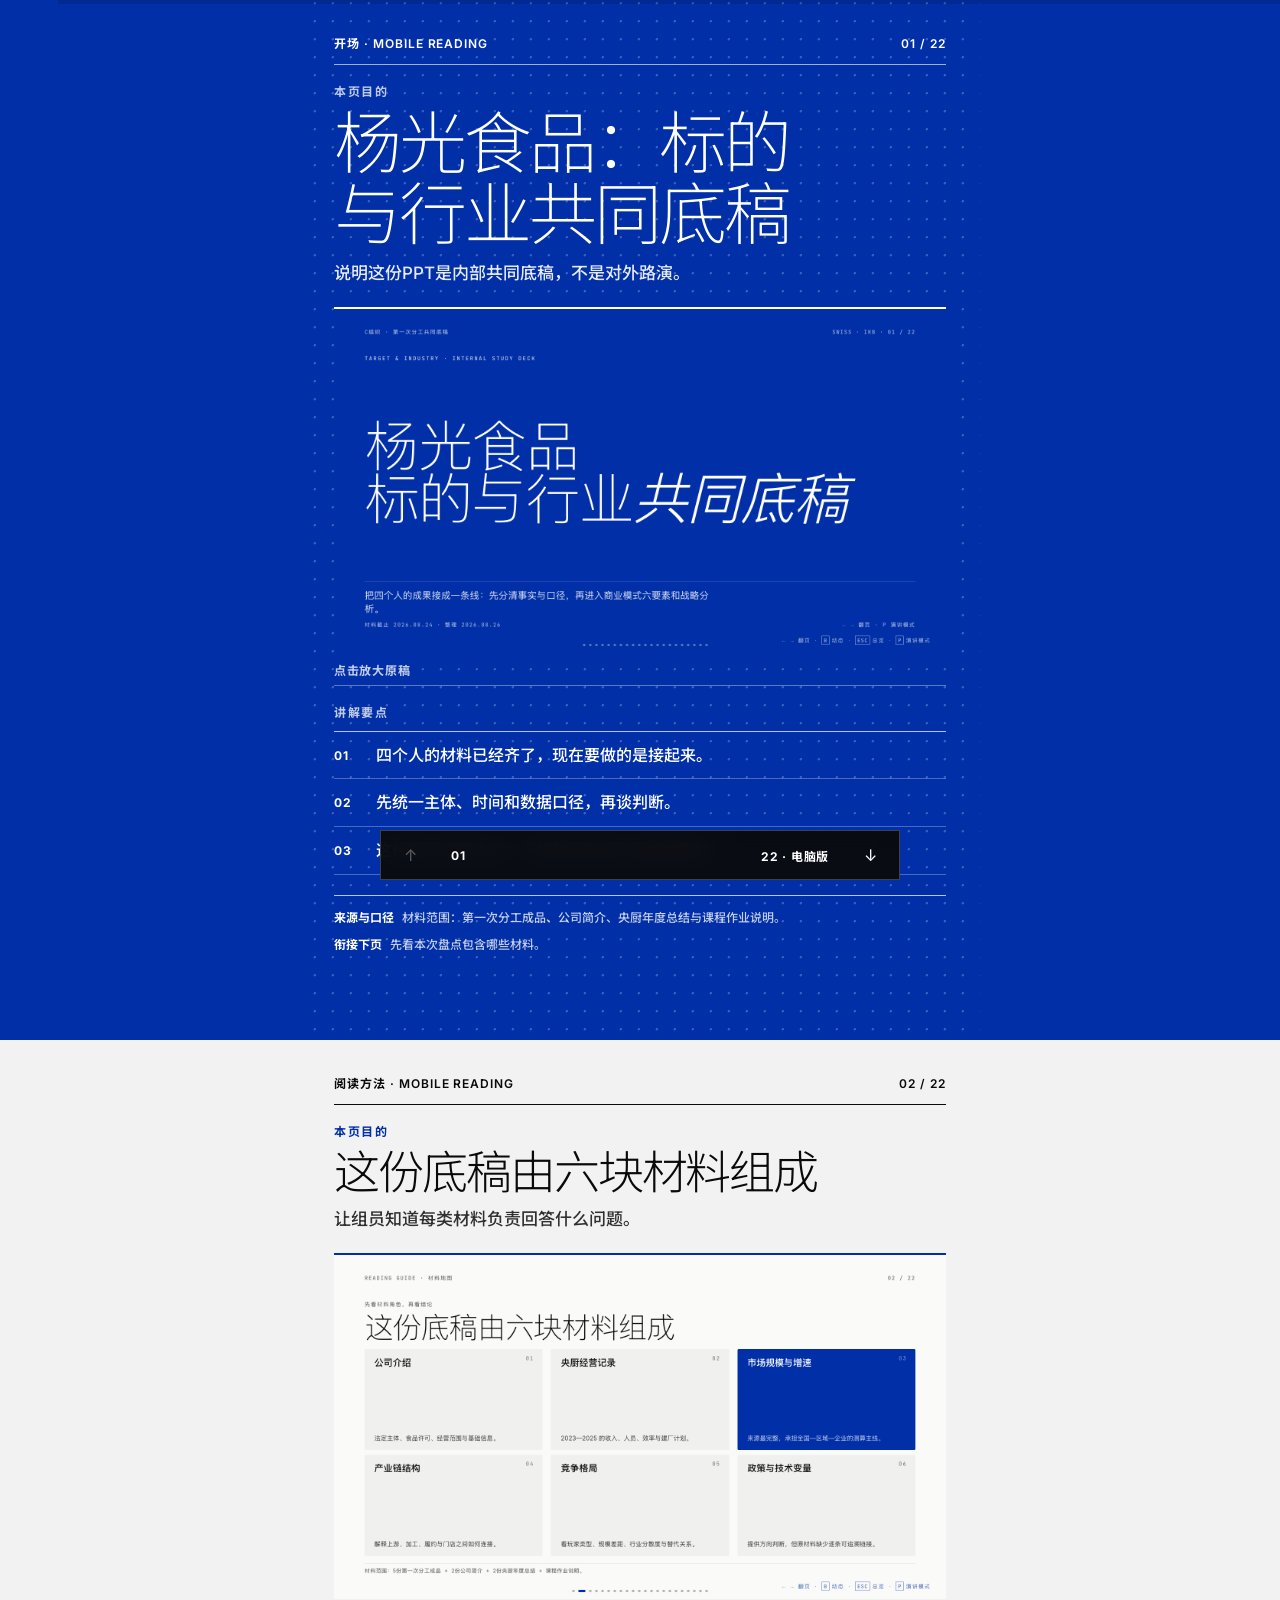
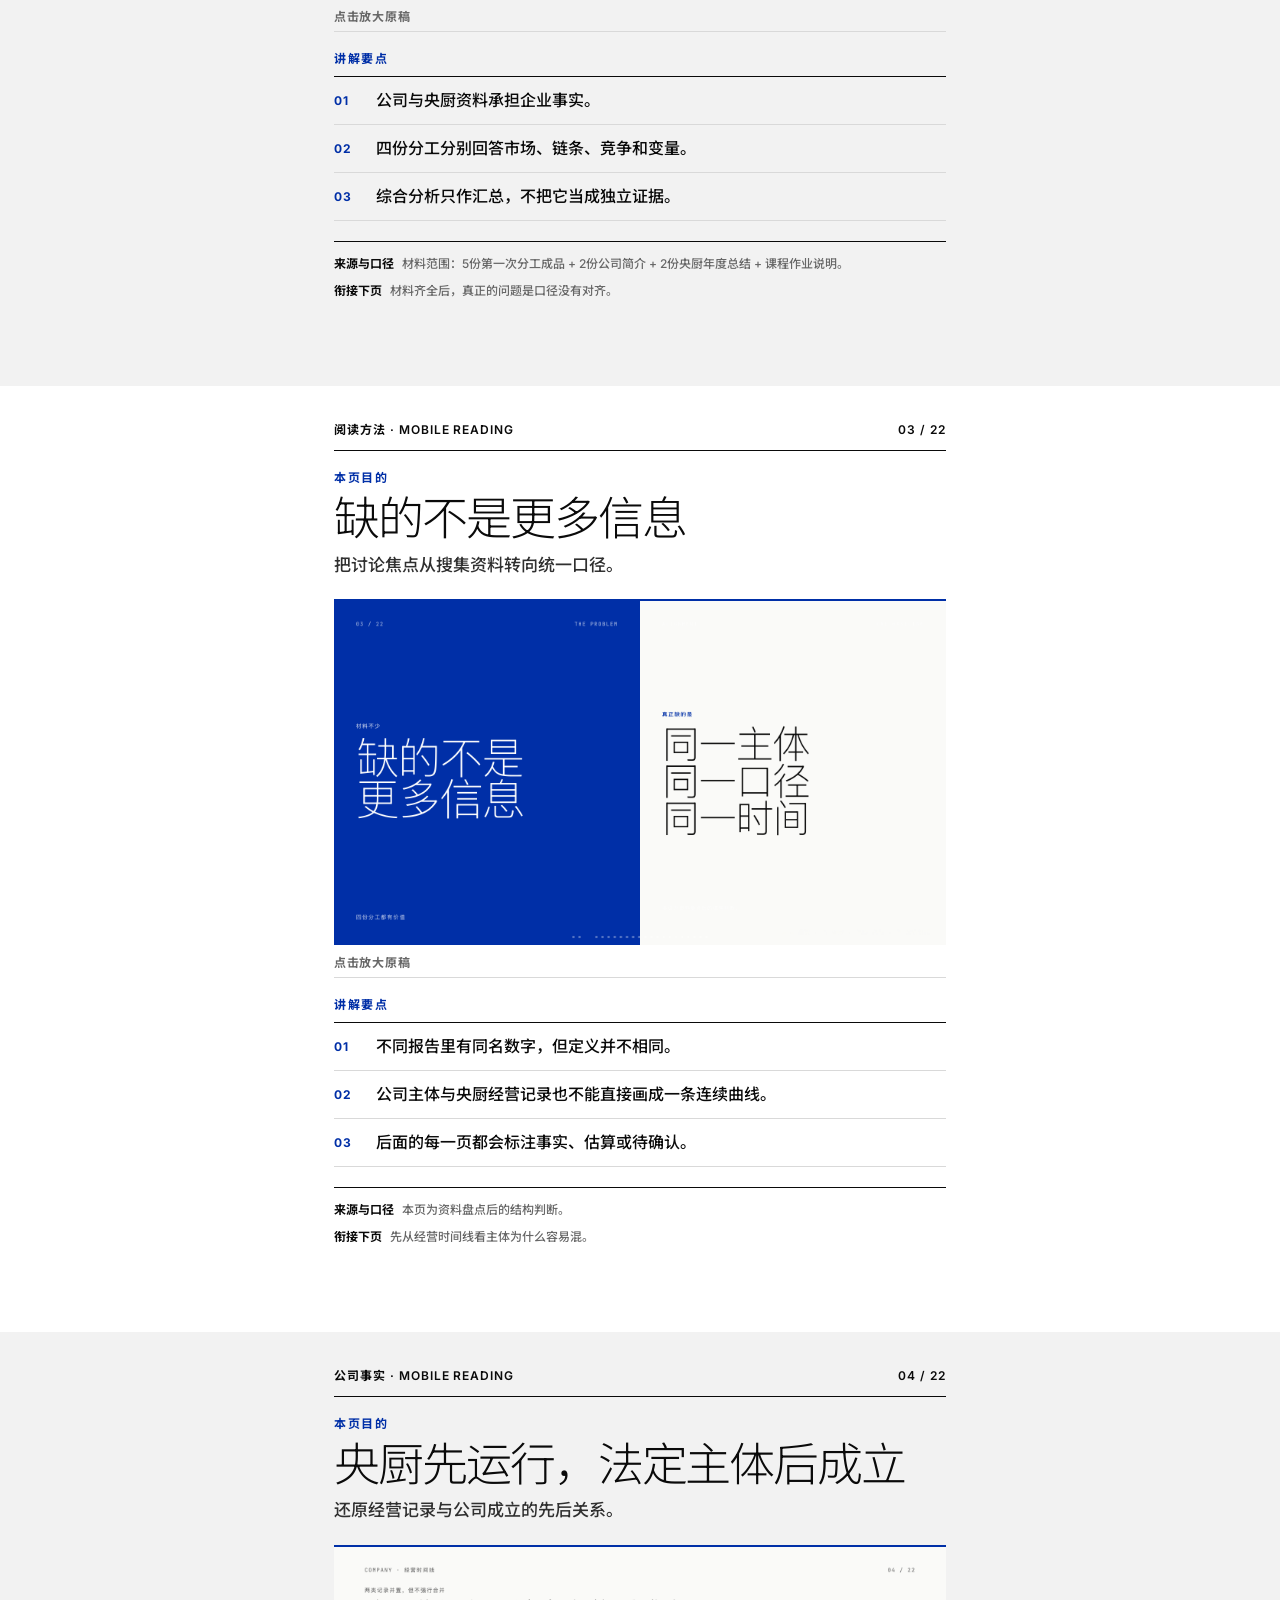
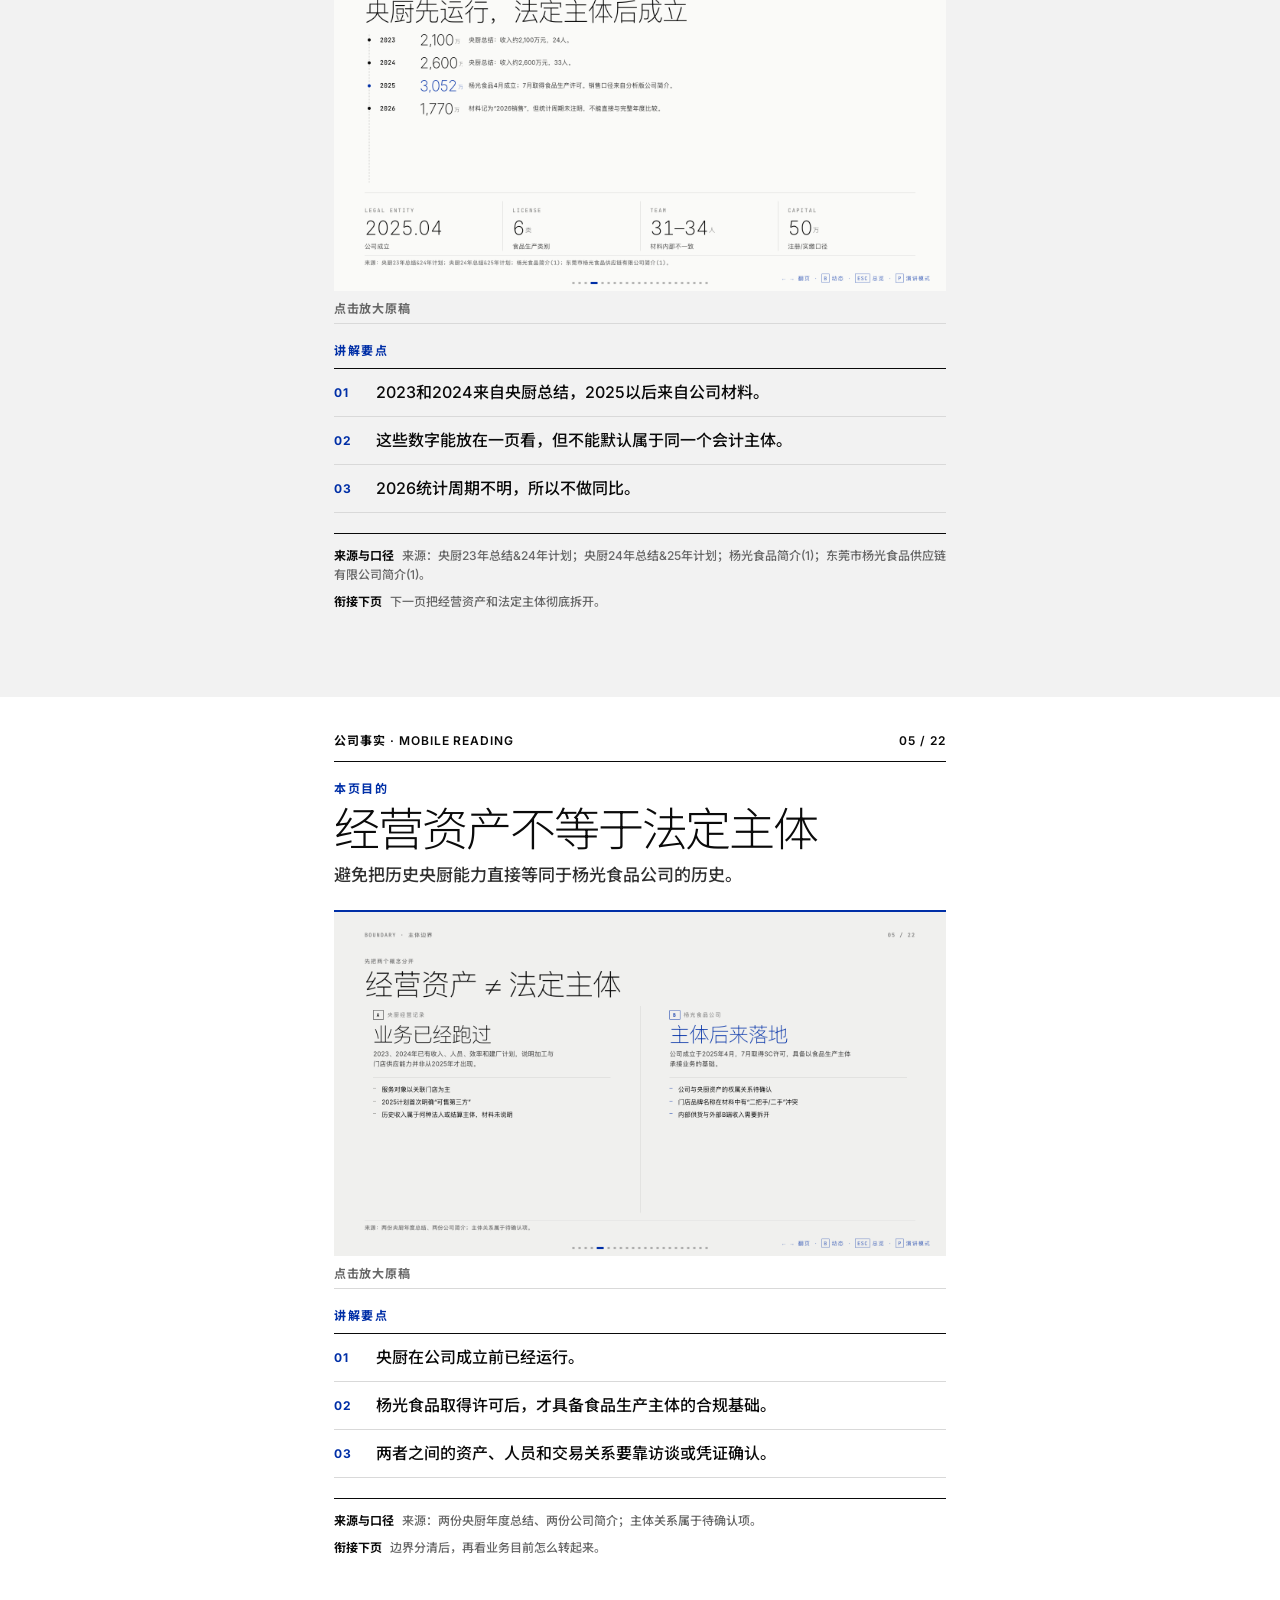
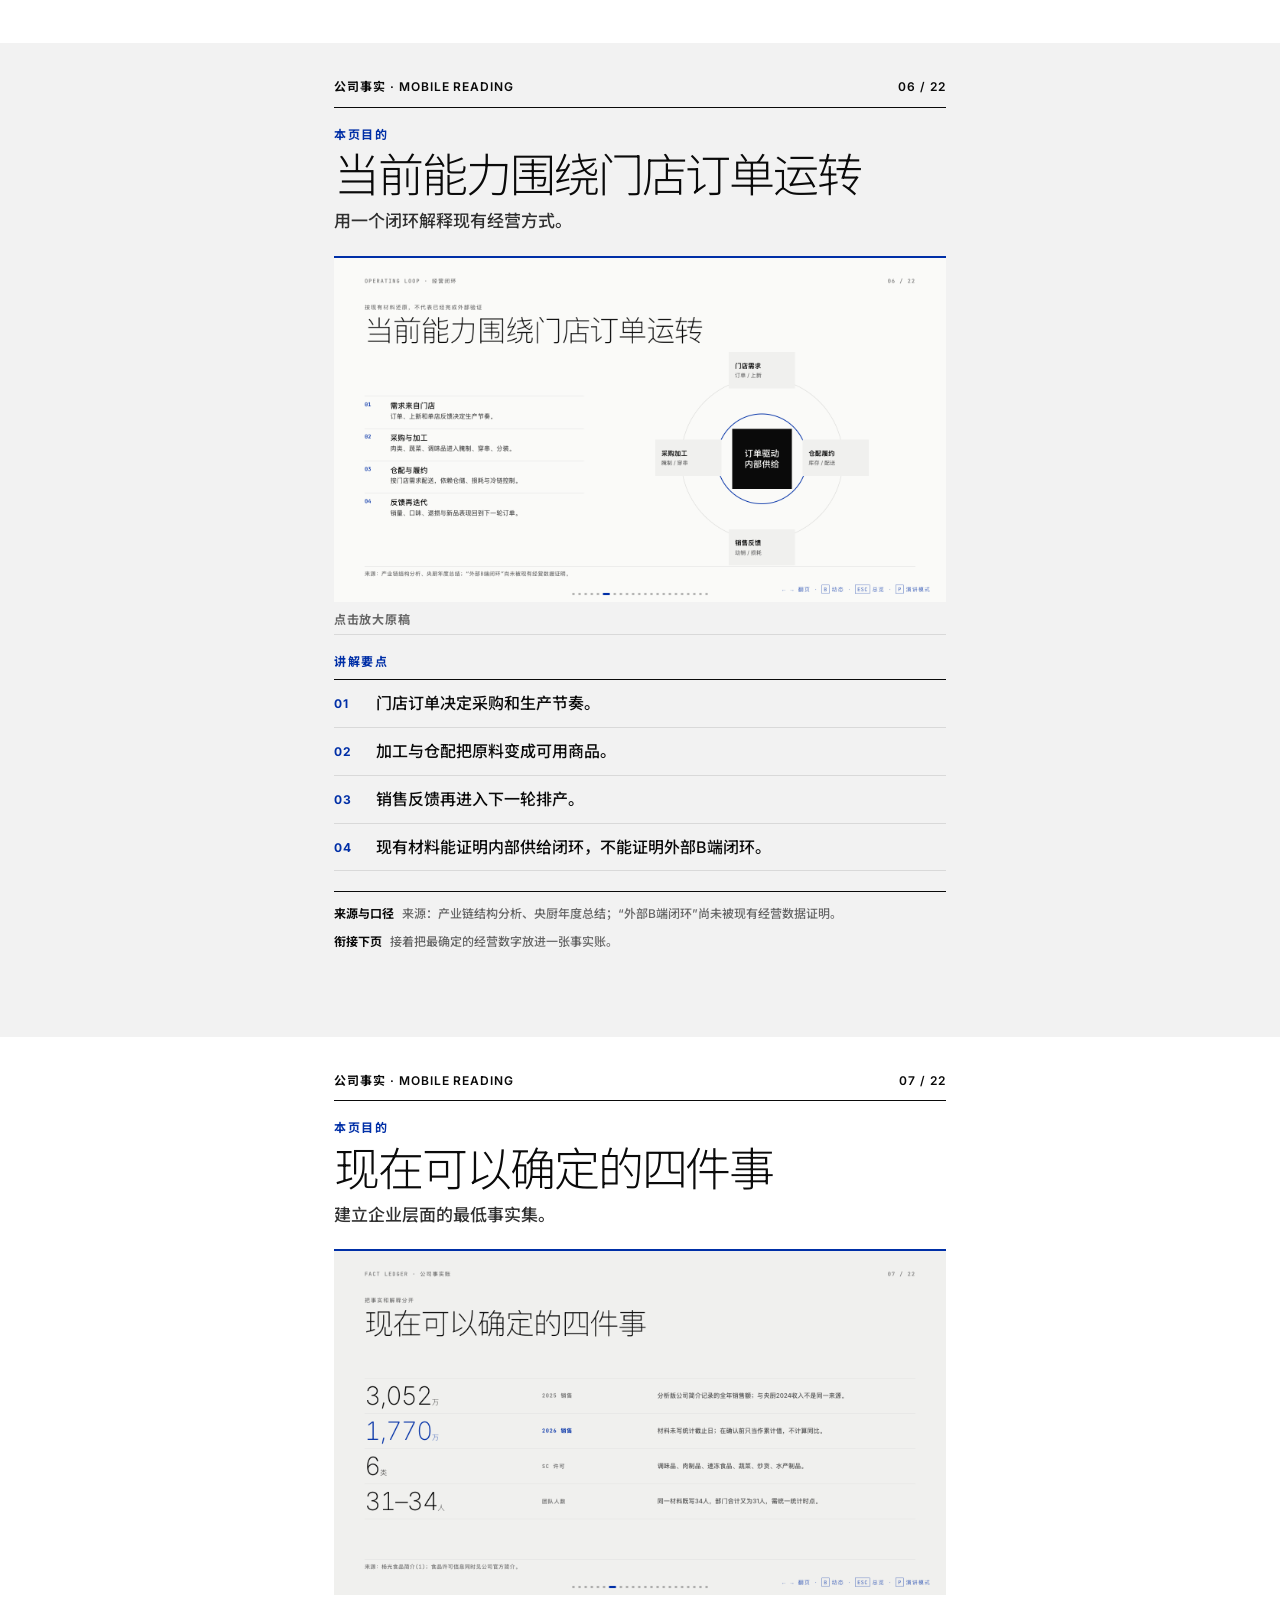
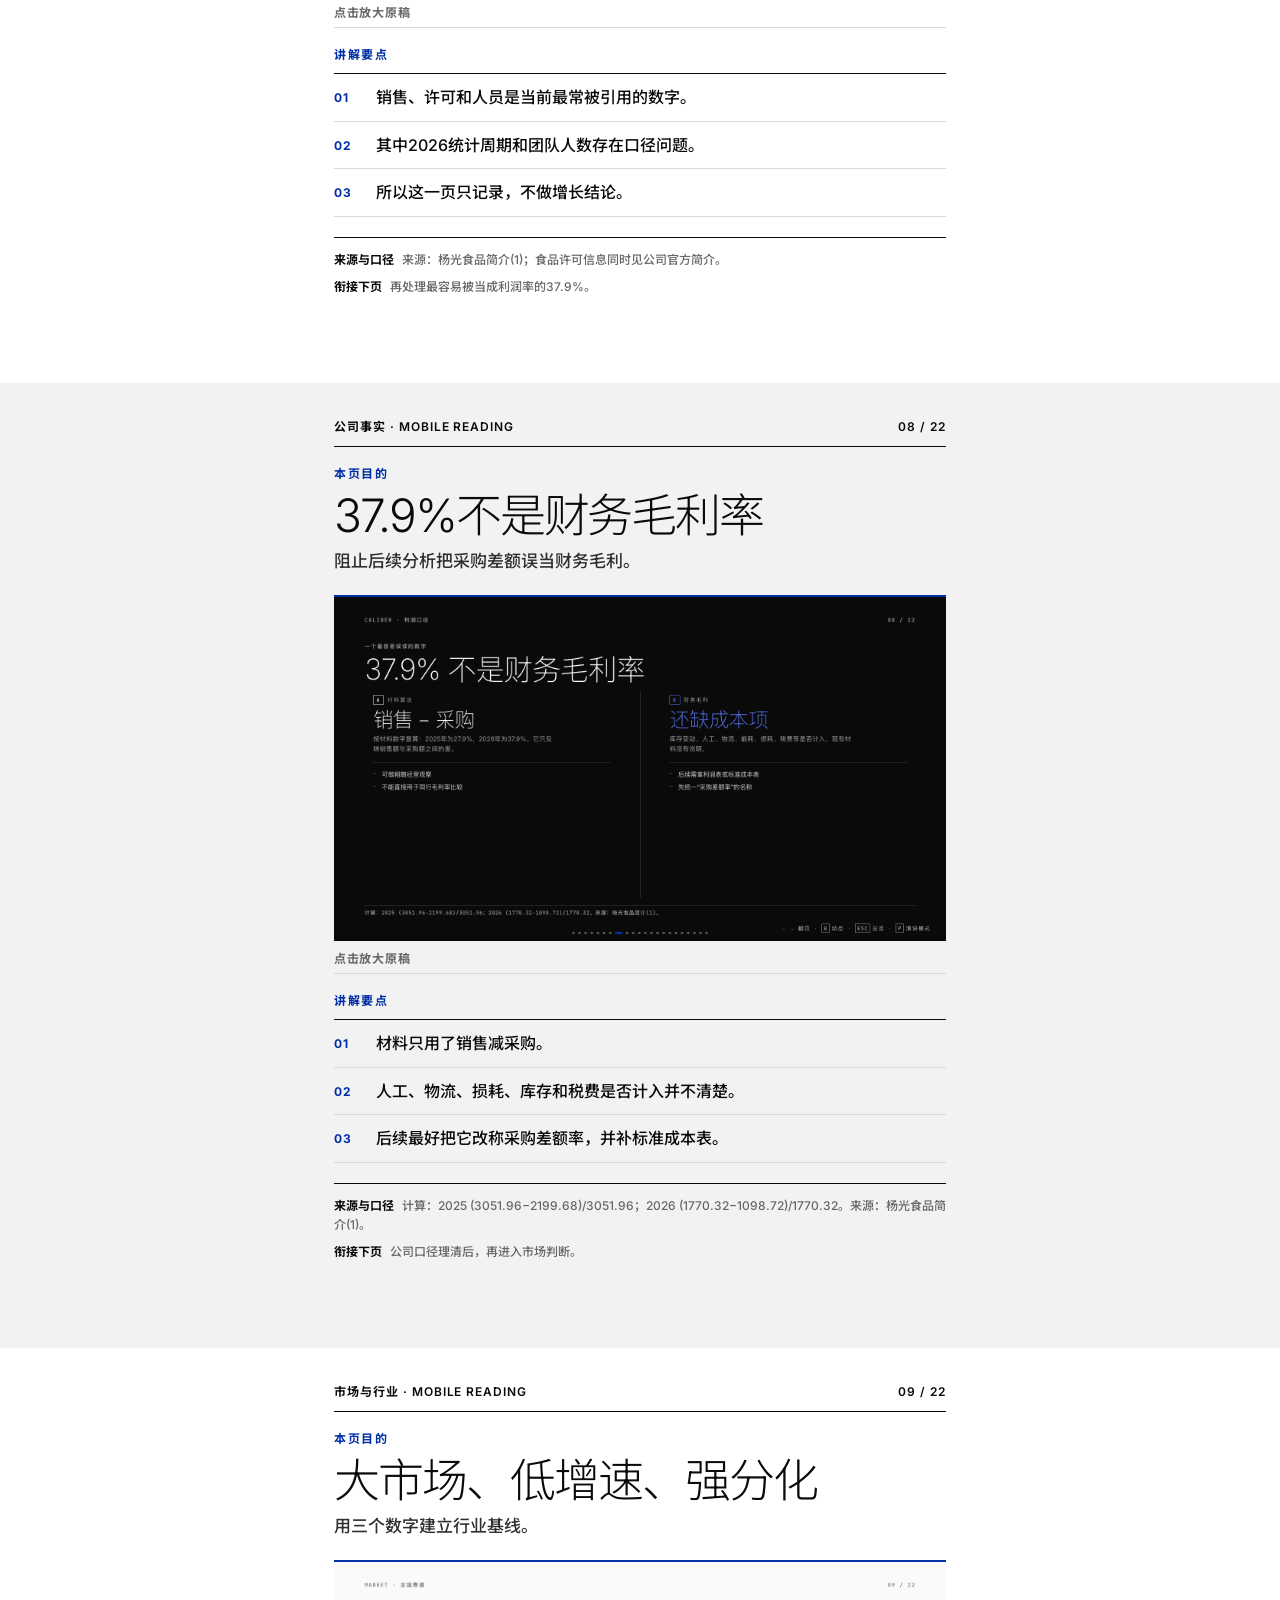
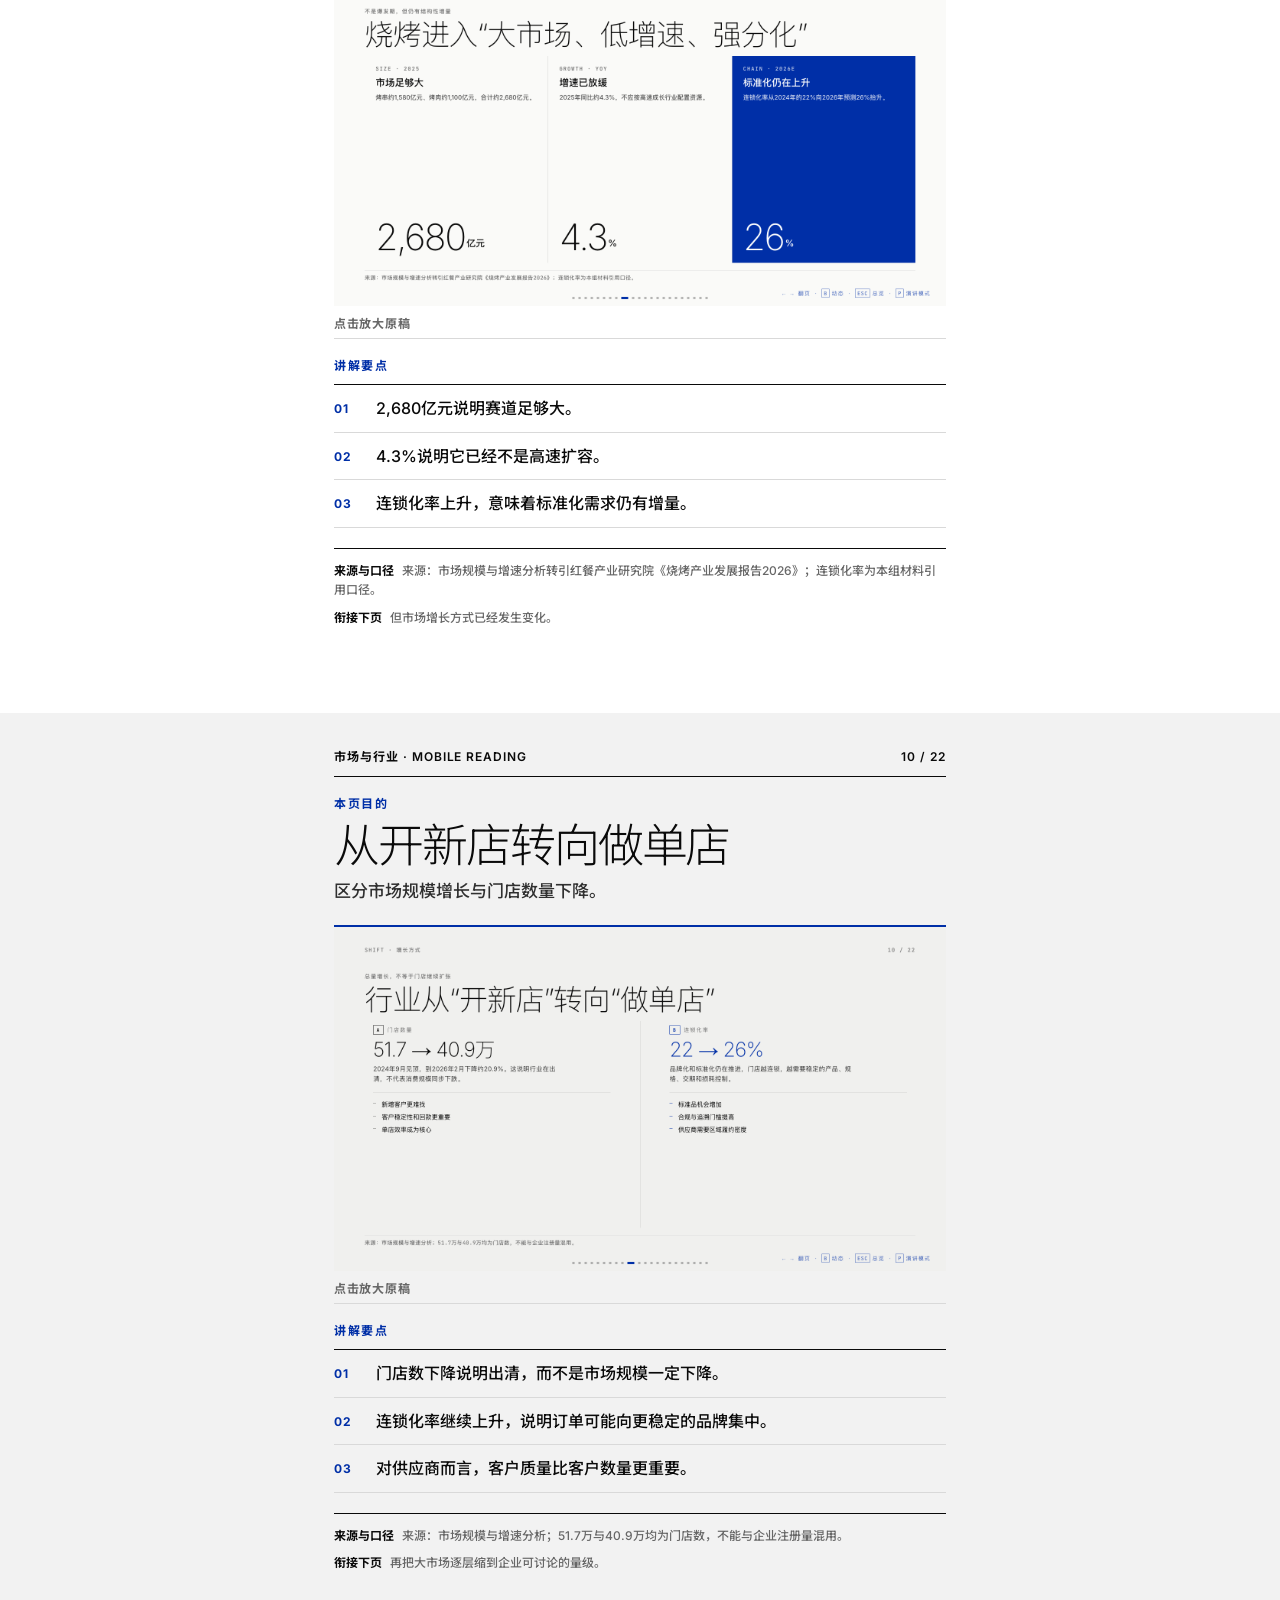
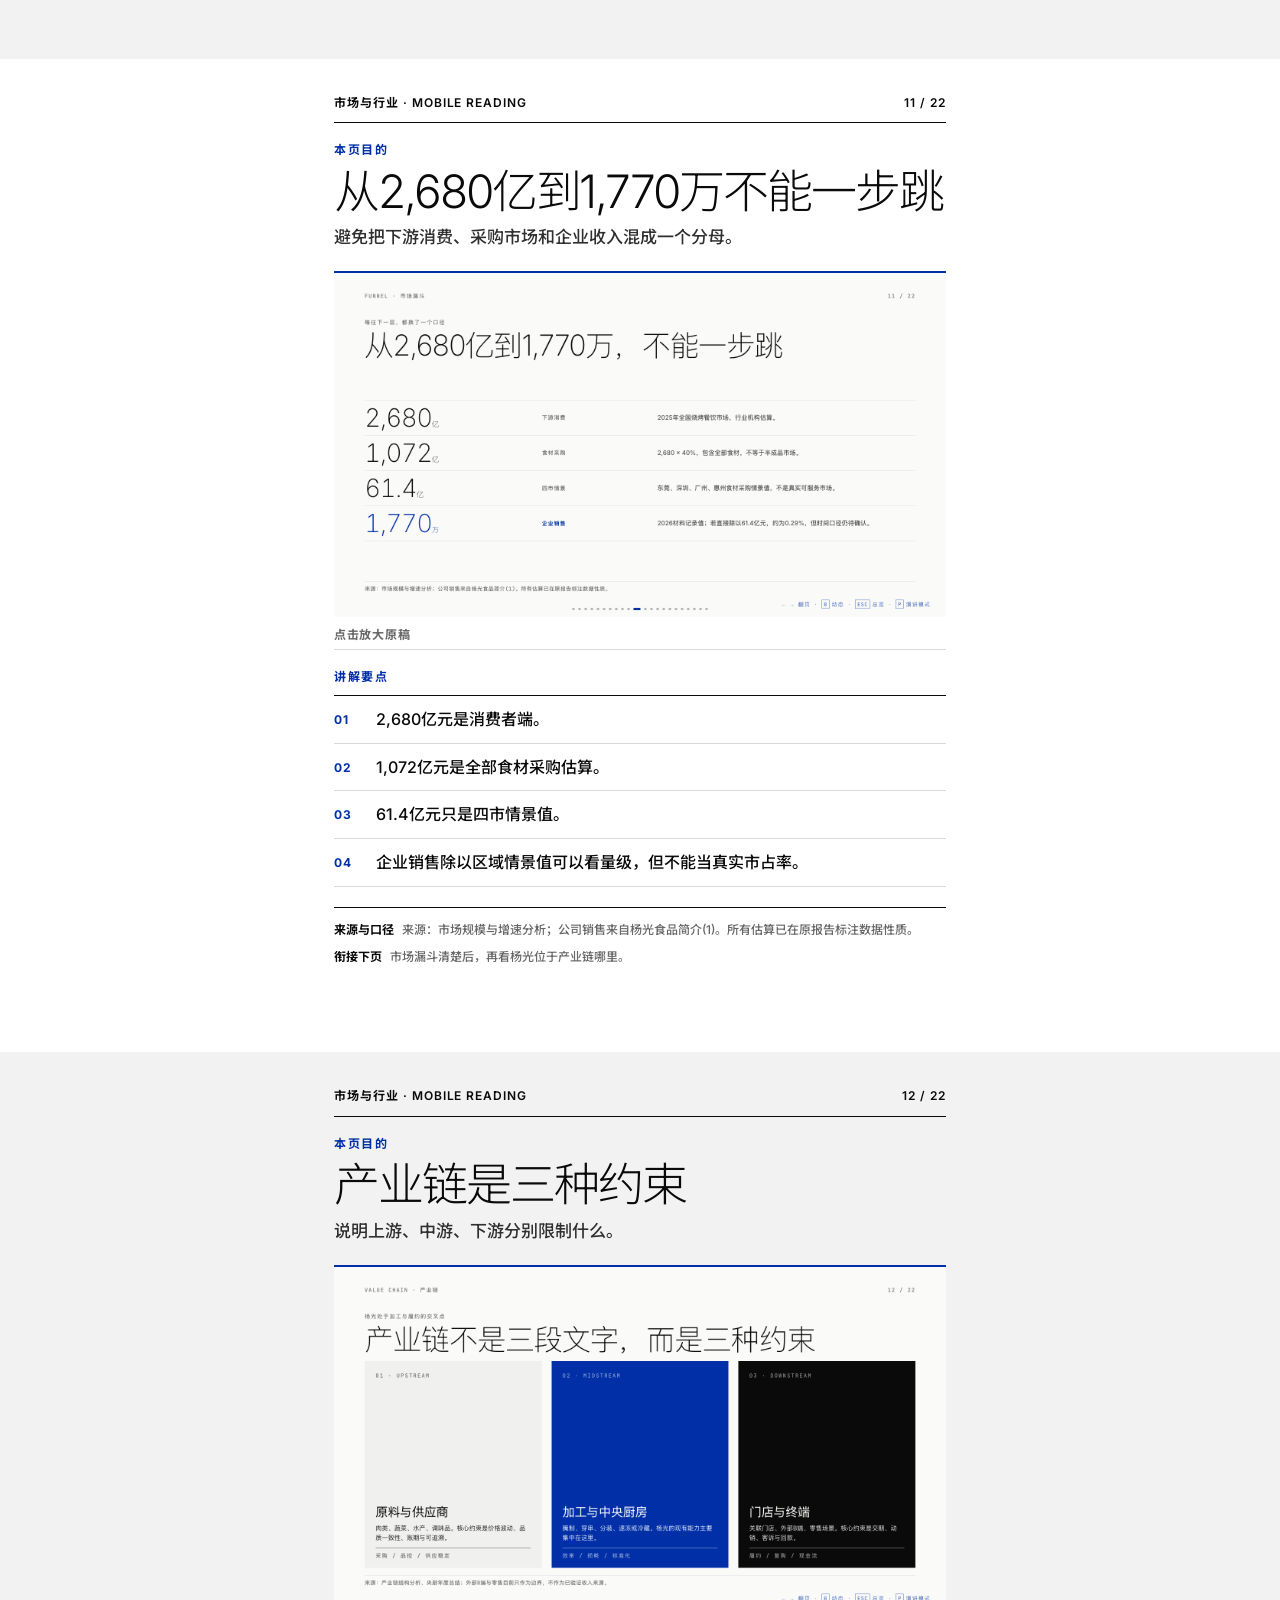
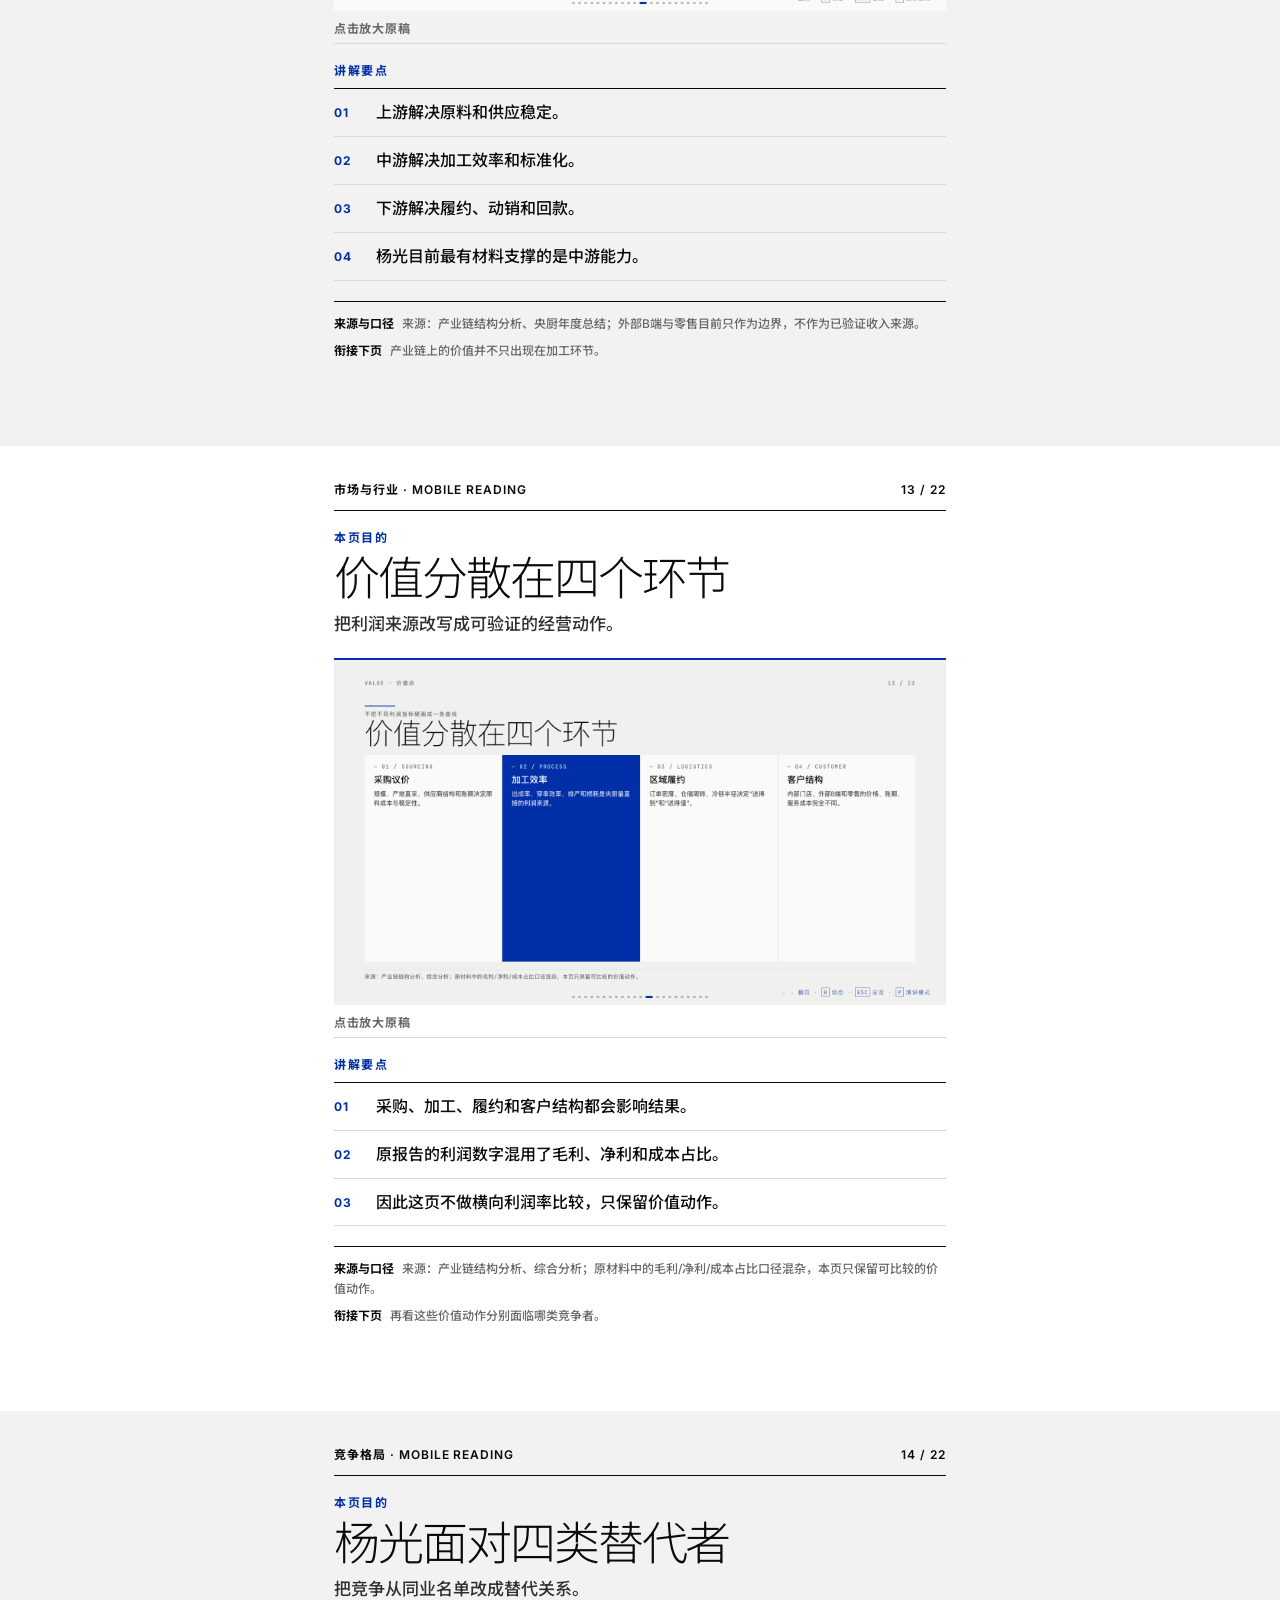
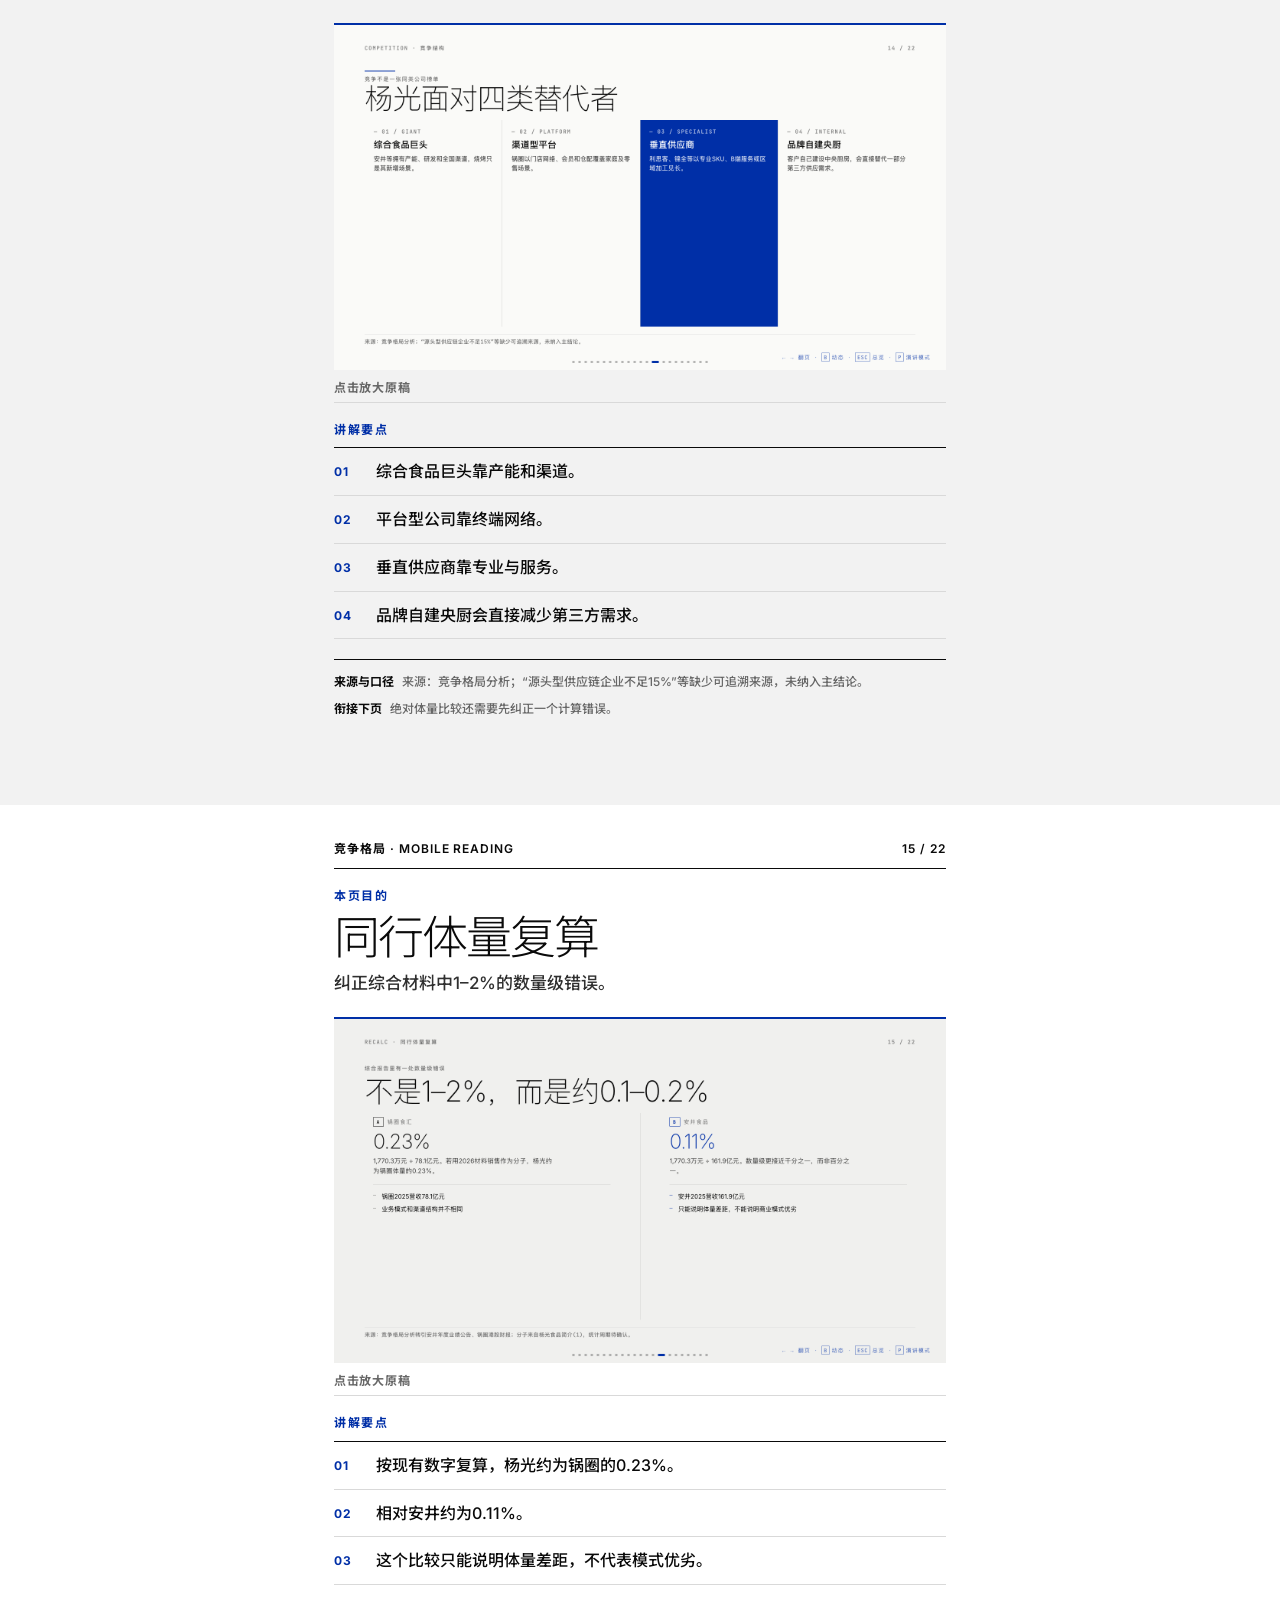
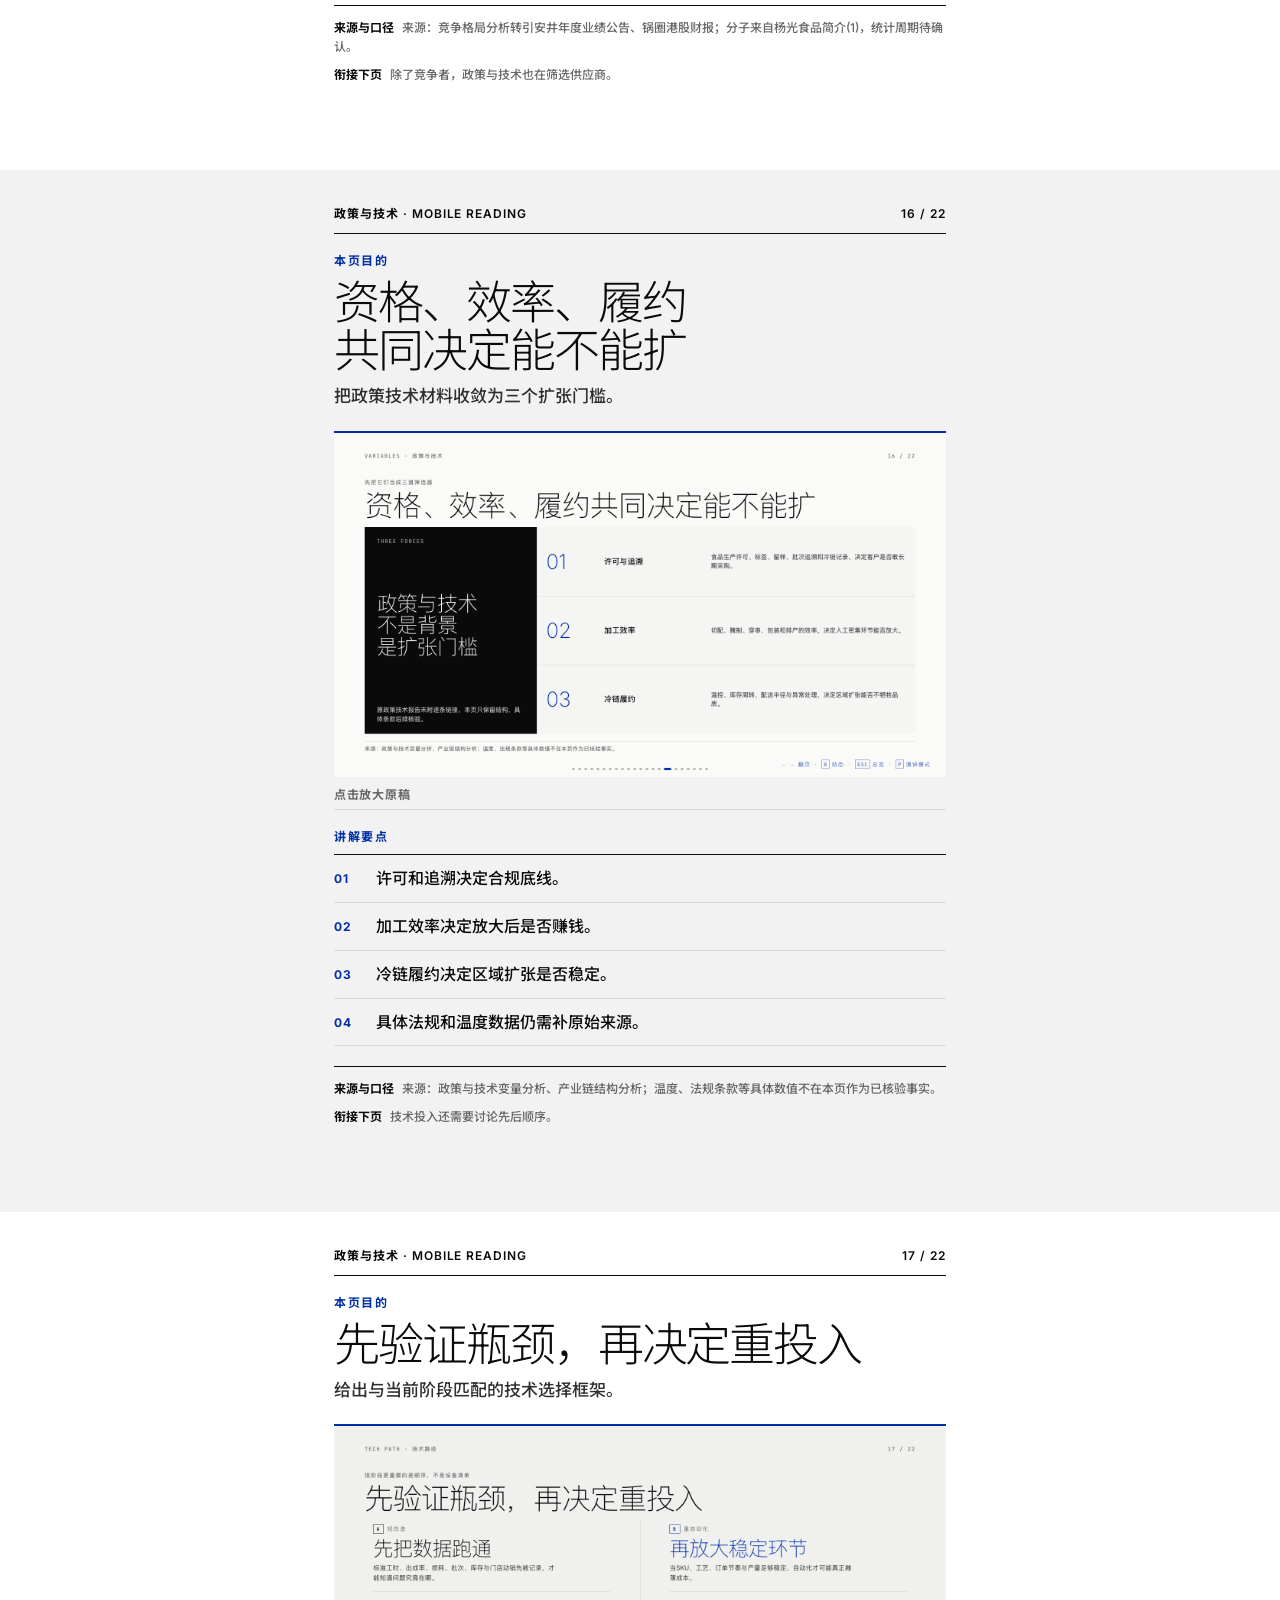
<file: mobile.html>
<!doctype html>
<html lang="zh-CN">
<head>
  <meta charset="utf-8">
  <meta name="viewport" content="width=device-width,initial-scale=1,viewport-fit=cover">
  <meta name="theme-color" content="#002fa7">
  <meta name="description" content="杨光食品标的与行业共同底稿手机竖屏阅读版">
  <title>杨光食品·共同底稿｜手机竖屏版</title>
  <link rel="icon" href="data:,">
  <link rel="stylesheet" href="assets/fonts/fonts.css">
  <style>
    :root{--accent:#002fa7;--ink:#0a0a0a;--paper:#fff;--grey:#f2f2f2;--line:#d9d9d9;--muted:#676767;--safe-bottom:max(86px,calc(70px + env(safe-area-inset-bottom)))}
    *{box-sizing:border-box}
    html{scroll-behavior:smooth;scroll-snap-type:y mandatory;background:var(--paper)}
    body{margin:0;color:var(--ink);background:var(--paper);font-family:Inter,"Noto Sans SC","PingFang SC","Microsoft YaHei",sans-serif;-webkit-font-smoothing:antialiased}
    button,a{font:inherit}
    button:focus-visible,a:focus-visible{outline:3px solid #ffcf00;outline-offset:3px}
    .progress{position:fixed;inset:0 0 auto;z-index:20;height:4px;background:rgba(0,0,0,.12)}
    .progress span{display:block;width:var(--progress,4.55%);height:100%;background:var(--accent);transition:width .28s ease}
    .mobile-slide{min-height:100svh;scroll-snap-align:start;scroll-snap-stop:always;background:var(--paper);display:grid;align-items:start}
    .mobile-slide:nth-child(even){background:var(--grey)}
    .slide-shell{width:min(100%,680px);min-height:100svh;margin:0 auto;padding:max(28px,env(safe-area-inset-top)) 22px var(--safe-bottom);display:flex;flex-direction:column;gap:20px}
    .slide-meta{display:flex;justify-content:space-between;gap:16px;padding-top:8px;padding-bottom:12px;border-bottom:1px solid var(--ink);font-size:12px;font-weight:600;line-height:1.3;letter-spacing:.08em;text-transform:uppercase}
    .slide-heading{display:grid;gap:9px}
    .eyebrow{margin:0;color:var(--accent);font-size:12px;font-weight:650;line-height:1.2;letter-spacing:.13em}
    h2{margin:0;font-size:clamp(30px,8.5vw,46px);font-weight:300;line-height:1.05;letter-spacing:-.045em;text-wrap:balance}
    .purpose{margin:0;max-width:40em;font-size:17px;font-weight:450;line-height:1.6;color:#303030}
    .slide-preview{position:relative;display:block;width:100%;padding:0;border:0;border-top:2px solid var(--accent);border-bottom:1px solid var(--line);background:transparent;color:inherit;text-align:left;cursor:zoom-in}
    .slide-preview img{display:block;width:100%;height:auto;aspect-ratio:16/9;object-fit:cover;background:#eee}
    .slide-preview span{display:block;padding:8px 0 7px;font-size:12px;font-weight:600;letter-spacing:.06em;color:var(--muted)}
    .reading-notes{display:grid;gap:10px}
    .reading-notes ol{counter-reset:point;margin:0;padding:0;list-style:none;border-top:1px solid var(--ink)}
    .reading-notes li{counter-increment:point;display:grid;grid-template-columns:32px 1fr;gap:10px;padding:11px 0;border-bottom:1px solid var(--line);font-size:16px;font-weight:450;line-height:1.55}
    .reading-notes li::before{content:counter(point,decimal-leading-zero);color:var(--accent);font-size:12px;font-weight:650;letter-spacing:.08em;padding-top:4px}
    .traceability{display:grid;gap:8px;margin-top:auto;padding-top:12px;border-top:1px solid var(--ink)}
    .traceability p{margin:0;font-size:12px;font-weight:500;line-height:1.6;color:var(--muted)}
    .traceability strong{display:inline-block;margin-right:8px;color:var(--ink);font-weight:700}
    .cover,.closing{color:#fff;background:var(--accent)!important}
    .cover .slide-shell,.closing .slide-shell{background-image:radial-gradient(circle at 82% 18%,rgba(255,255,255,.22) 0 1px,transparent 1.5px);background-size:18px 18px}
    .cover .slide-meta,.closing .slide-meta{border-color:rgba(255,255,255,.62)}
    .cover .eyebrow,.closing .eyebrow{color:rgba(255,255,255,.74)}
    .cover h2,.closing h2{font-size:clamp(42px,12vw,68px);font-weight:250}
    .cover .purpose,.closing .purpose{color:rgba(255,255,255,.9)}
    .cover .slide-preview,.closing .slide-preview{border-top-color:#fff;border-bottom-color:rgba(255,255,255,.35)}
    .cover .slide-preview span,.closing .slide-preview span,.cover .traceability p,.closing .traceability p{color:rgba(255,255,255,.76)}
    .cover .reading-notes ol,.closing .reading-notes ol,.cover .traceability,.closing .traceability{border-color:rgba(255,255,255,.72)}
    .cover .reading-notes li,.closing .reading-notes li{border-color:rgba(255,255,255,.28)}
    .cover .reading-notes li::before,.closing .reading-notes li::before,.cover .traceability strong,.closing .traceability strong{color:#fff}
    .bottom-nav{position:fixed;z-index:30;left:50%;bottom:max(10px,env(safe-area-inset-bottom));transform:translateX(-50%);width:min(calc(100% - 24px),520px);display:grid;grid-template-columns:58px 1fr 58px;align-items:center;background:rgba(10,10,10,.94);color:#fff;border:1px solid rgba(255,255,255,.22);backdrop-filter:blur(12px)}
    .bottom-nav button,.bottom-nav a{min-height:48px;border:0;background:transparent;color:inherit;display:grid;place-items:center;text-decoration:none;cursor:pointer}
    .bottom-nav button[disabled]{opacity:.32;cursor:default}
    .nav-status{display:grid;grid-template-columns:auto 1fr auto;gap:10px;align-items:center;padding:0 12px;border-inline:1px solid rgba(255,255,255,.18);font-size:12px;font-weight:650;letter-spacing:.06em}
    .nav-status span:nth-child(2){height:2px;background:rgba(255,255,255,.25)}
    .nav-status i{display:block;width:var(--progress,4.55%);height:100%;background:#fff}
    dialog{width:100vw;max-width:none;height:100dvh;max-height:none;margin:0;padding:0;border:0;background:#090909;color:#fff}
    dialog::backdrop{background:#090909}
    .viewer{height:100%;display:grid;grid-template-rows:56px 1fr;overflow:hidden}
    .viewer-head{display:flex;justify-content:space-between;align-items:center;padding:0 16px;border-bottom:1px solid #333;font-size:13px;font-weight:600}
    .viewer-head button{min-width:48px;min-height:40px;border:1px solid #555;background:transparent;color:#fff;cursor:pointer}
    .viewer-stage{overflow:auto;display:grid;place-items:center;touch-action:pan-x pan-y pinch-zoom}
    .viewer-stage img{display:block;width:max(100vw,920px);height:auto;max-width:none}
    @media (min-width:700px){.slide-shell{padding-inline:34px}.bottom-nav{bottom:20px}}
    @media (max-height:720px){.slide-shell{gap:15px}.purpose{font-size:16px}.reading-notes li{padding:8px 0}.slide-preview span{padding-block:5px}}
    @media (prefers-reduced-motion:reduce){html{scroll-behavior:auto}.progress span{transition:none}}
  </style>
</head>
<body>
  <div class="progress" aria-hidden="true"><span></span></div>
  <main>
    <section class="mobile-slide cover" id="cover" data-index="0" aria-labelledby="title-0">
      <div class="slide-shell">
        <header class="slide-meta">
          <span>开场 · MOBILE READING</span>
          <span>01 / 22</span>
        </header>
        <div class="slide-heading">
          <p class="eyebrow">本页目的</p>
          <h2 id="title-0">杨光食品：标的与行业共同底稿</h2>
          <p class="purpose">说明这份PPT是内部共同底稿，不是对外路演。</p>
        </div>
        <button class="slide-preview" type="button" data-preview="0" aria-label="放大查看第1页原稿">
          <img src="assets/slides/slide-01.png" alt="第1页原稿：杨光食品：标的与行业共同底稿" loading="eager" decoding="async">
          <span>点击放大原稿</span>
        </button>
        <div class="reading-notes">
          <p class="eyebrow">讲解要点</p>
          <ol><li>四个人的材料已经齐了，现在要做的是接起来。</li><li>先统一主体、时间和数据口径，再谈判断。</li><li>这份稿子保留冲突，不替材料做没有证据的裁决。</li></ol>
        </div>
        <div class="traceability">
          <p><strong>来源与口径</strong>材料范围：第一次分工成品、公司简介、央厨年度总结与课程作业说明。</p>
          <p><strong>衔接下页</strong>先看本次盘点包含哪些材料。</p>
        </div>
      </div>
    </section>
    <section class="mobile-slide" id="reading-guide" data-index="1" aria-labelledby="title-1">
      <div class="slide-shell">
        <header class="slide-meta">
          <span>阅读方法 · MOBILE READING</span>
          <span>02 / 22</span>
        </header>
        <div class="slide-heading">
          <p class="eyebrow">本页目的</p>
          <h2 id="title-1">这份底稿由六块材料组成</h2>
          <p class="purpose">让组员知道每类材料负责回答什么问题。</p>
        </div>
        <button class="slide-preview" type="button" data-preview="1" aria-label="放大查看第2页原稿">
          <img src="assets/slides/slide-02.png" alt="第2页原稿：这份底稿由六块材料组成" loading="eager" decoding="async">
          <span>点击放大原稿</span>
        </button>
        <div class="reading-notes">
          <p class="eyebrow">讲解要点</p>
          <ol><li>公司与央厨资料承担企业事实。</li><li>四份分工分别回答市场、链条、竞争和变量。</li><li>综合分析只作汇总，不把它当成独立证据。</li></ol>
        </div>
        <div class="traceability">
          <p><strong>来源与口径</strong>材料范围：5份第一次分工成品 + 2份公司简介 + 2份央厨年度总结 + 课程作业说明。</p>
          <p><strong>衔接下页</strong>材料齐全后，真正的问题是口径没有对齐。</p>
        </div>
      </div>
    </section>
    <section class="mobile-slide" id="core-problem" data-index="2" aria-labelledby="title-2">
      <div class="slide-shell">
        <header class="slide-meta">
          <span>阅读方法 · MOBILE READING</span>
          <span>03 / 22</span>
        </header>
        <div class="slide-heading">
          <p class="eyebrow">本页目的</p>
          <h2 id="title-2">缺的不是更多信息</h2>
          <p class="purpose">把讨论焦点从搜集资料转向统一口径。</p>
        </div>
        <button class="slide-preview" type="button" data-preview="2" aria-label="放大查看第3页原稿">
          <img src="assets/slides/slide-03.png" alt="第3页原稿：缺的不是更多信息" loading="lazy" decoding="async">
          <span>点击放大原稿</span>
        </button>
        <div class="reading-notes">
          <p class="eyebrow">讲解要点</p>
          <ol><li>不同报告里有同名数字，但定义并不相同。</li><li>公司主体与央厨经营记录也不能直接画成一条连续曲线。</li><li>后面的每一页都会标注事实、估算或待确认。</li></ol>
        </div>
        <div class="traceability">
          <p><strong>来源与口径</strong>本页为资料盘点后的结构判断。</p>
          <p><strong>衔接下页</strong>先从经营时间线看主体为什么容易混。</p>
        </div>
      </div>
    </section>
    <section class="mobile-slide" id="business-timeline" data-index="3" aria-labelledby="title-3">
      <div class="slide-shell">
        <header class="slide-meta">
          <span>公司事实 · MOBILE READING</span>
          <span>04 / 22</span>
        </header>
        <div class="slide-heading">
          <p class="eyebrow">本页目的</p>
          <h2 id="title-3">央厨先运行，法定主体后成立</h2>
          <p class="purpose">还原经营记录与公司成立的先后关系。</p>
        </div>
        <button class="slide-preview" type="button" data-preview="3" aria-label="放大查看第4页原稿">
          <img src="assets/slides/slide-04.png" alt="第4页原稿：央厨先运行，法定主体后成立" loading="lazy" decoding="async">
          <span>点击放大原稿</span>
        </button>
        <div class="reading-notes">
          <p class="eyebrow">讲解要点</p>
          <ol><li>2023和2024来自央厨总结，2025以后来自公司材料。</li><li>这些数字能放在一页看，但不能默认属于同一个会计主体。</li><li>2026统计周期不明，所以不做同比。</li></ol>
        </div>
        <div class="traceability">
          <p><strong>来源与口径</strong>来源：央厨23年总结&amp;24年计划；央厨24年总结&amp;25年计划；杨光食品简介(1)；东莞市杨光食品供应链有限公司简介(1)。</p>
          <p><strong>衔接下页</strong>下一页把经营资产和法定主体彻底拆开。</p>
        </div>
      </div>
    </section>
    <section class="mobile-slide" id="two-tracks" data-index="4" aria-labelledby="title-4">
      <div class="slide-shell">
        <header class="slide-meta">
          <span>公司事实 · MOBILE READING</span>
          <span>05 / 22</span>
        </header>
        <div class="slide-heading">
          <p class="eyebrow">本页目的</p>
          <h2 id="title-4">经营资产不等于法定主体</h2>
          <p class="purpose">避免把历史央厨能力直接等同于杨光食品公司的历史。</p>
        </div>
        <button class="slide-preview" type="button" data-preview="4" aria-label="放大查看第5页原稿">
          <img src="assets/slides/slide-05.png" alt="第5页原稿：经营资产不等于法定主体" loading="lazy" decoding="async">
          <span>点击放大原稿</span>
        </button>
        <div class="reading-notes">
          <p class="eyebrow">讲解要点</p>
          <ol><li>央厨在公司成立前已经运行。</li><li>杨光食品取得许可后，才具备食品生产主体的合规基础。</li><li>两者之间的资产、人员和交易关系要靠访谈或凭证确认。</li></ol>
        </div>
        <div class="traceability">
          <p><strong>来源与口径</strong>来源：两份央厨年度总结、两份公司简介；主体关系属于待确认项。</p>
          <p><strong>衔接下页</strong>边界分清后，再看业务目前怎么转起来。</p>
        </div>
      </div>
    </section>
    <section class="mobile-slide" id="operating-loop" data-index="5" aria-labelledby="title-5">
      <div class="slide-shell">
        <header class="slide-meta">
          <span>公司事实 · MOBILE READING</span>
          <span>06 / 22</span>
        </header>
        <div class="slide-heading">
          <p class="eyebrow">本页目的</p>
          <h2 id="title-5">当前能力围绕门店订单运转</h2>
          <p class="purpose">用一个闭环解释现有经营方式。</p>
        </div>
        <button class="slide-preview" type="button" data-preview="5" aria-label="放大查看第6页原稿">
          <img src="assets/slides/slide-06.png" alt="第6页原稿：当前能力围绕门店订单运转" loading="lazy" decoding="async">
          <span>点击放大原稿</span>
        </button>
        <div class="reading-notes">
          <p class="eyebrow">讲解要点</p>
          <ol><li>门店订单决定采购和生产节奏。</li><li>加工与仓配把原料变成可用商品。</li><li>销售反馈再进入下一轮排产。</li><li>现有材料能证明内部供给闭环，不能证明外部B端闭环。</li></ol>
        </div>
        <div class="traceability">
          <p><strong>来源与口径</strong>来源：产业链结构分析、央厨年度总结；“外部B端闭环”尚未被现有经营数据证明。</p>
          <p><strong>衔接下页</strong>接着把最确定的经营数字放进一张事实账。</p>
        </div>
      </div>
    </section>
    <section class="mobile-slide" id="company-ledger" data-index="6" aria-labelledby="title-6">
      <div class="slide-shell">
        <header class="slide-meta">
          <span>公司事实 · MOBILE READING</span>
          <span>07 / 22</span>
        </header>
        <div class="slide-heading">
          <p class="eyebrow">本页目的</p>
          <h2 id="title-6">现在可以确定的四件事</h2>
          <p class="purpose">建立企业层面的最低事实集。</p>
        </div>
        <button class="slide-preview" type="button" data-preview="6" aria-label="放大查看第7页原稿">
          <img src="assets/slides/slide-07.png" alt="第7页原稿：现在可以确定的四件事" loading="lazy" decoding="async">
          <span>点击放大原稿</span>
        </button>
        <div class="reading-notes">
          <p class="eyebrow">讲解要点</p>
          <ol><li>销售、许可和人员是当前最常被引用的数字。</li><li>其中2026统计周期和团队人数存在口径问题。</li><li>所以这一页只记录，不做增长结论。</li></ol>
        </div>
        <div class="traceability">
          <p><strong>来源与口径</strong>来源：杨光食品简介(1)；食品许可信息同时见公司官方简介。</p>
          <p><strong>衔接下页</strong>再处理最容易被当成利润率的37.9%。</p>
        </div>
      </div>
    </section>
    <section class="mobile-slide" id="margin-caution" data-index="7" aria-labelledby="title-7">
      <div class="slide-shell">
        <header class="slide-meta">
          <span>公司事实 · MOBILE READING</span>
          <span>08 / 22</span>
        </header>
        <div class="slide-heading">
          <p class="eyebrow">本页目的</p>
          <h2 id="title-7">37.9%不是财务毛利率</h2>
          <p class="purpose">阻止后续分析把采购差额误当财务毛利。</p>
        </div>
        <button class="slide-preview" type="button" data-preview="7" aria-label="放大查看第8页原稿">
          <img src="assets/slides/slide-08.png" alt="第8页原稿：37.9%不是财务毛利率" loading="lazy" decoding="async">
          <span>点击放大原稿</span>
        </button>
        <div class="reading-notes">
          <p class="eyebrow">讲解要点</p>
          <ol><li>材料只用了销售减采购。</li><li>人工、物流、损耗、库存和税费是否计入并不清楚。</li><li>后续最好把它改称采购差额率，并补标准成本表。</li></ol>
        </div>
        <div class="traceability">
          <p><strong>来源与口径</strong>计算：2025 (3051.96−2199.68)/3051.96；2026 (1770.32−1098.72)/1770.32。来源：杨光食品简介(1)。</p>
          <p><strong>衔接下页</strong>公司口径理清后，再进入市场判断。</p>
        </div>
      </div>
    </section>
    <section class="mobile-slide" id="market-baseline" data-index="8" aria-labelledby="title-8">
      <div class="slide-shell">
        <header class="slide-meta">
          <span>市场与行业 · MOBILE READING</span>
          <span>09 / 22</span>
        </header>
        <div class="slide-heading">
          <p class="eyebrow">本页目的</p>
          <h2 id="title-8">大市场、低增速、强分化</h2>
          <p class="purpose">用三个数字建立行业基线。</p>
        </div>
        <button class="slide-preview" type="button" data-preview="8" aria-label="放大查看第9页原稿">
          <img src="assets/slides/slide-09.png" alt="第9页原稿：大市场、低增速、强分化" loading="lazy" decoding="async">
          <span>点击放大原稿</span>
        </button>
        <div class="reading-notes">
          <p class="eyebrow">讲解要点</p>
          <ol><li>2,680亿元说明赛道足够大。</li><li>4.3%说明它已经不是高速扩容。</li><li>连锁化率上升，意味着标准化需求仍有增量。</li></ol>
        </div>
        <div class="traceability">
          <p><strong>来源与口径</strong>来源：市场规模与增速分析转引红餐产业研究院《烧烤产业发展报告2026》；连锁化率为本组材料引用口径。</p>
          <p><strong>衔接下页</strong>但市场增长方式已经发生变化。</p>
        </div>
      </div>
    </section>
    <section class="mobile-slide" id="growth-mode" data-index="9" aria-labelledby="title-9">
      <div class="slide-shell">
        <header class="slide-meta">
          <span>市场与行业 · MOBILE READING</span>
          <span>10 / 22</span>
        </header>
        <div class="slide-heading">
          <p class="eyebrow">本页目的</p>
          <h2 id="title-9">从开新店转向做单店</h2>
          <p class="purpose">区分市场规模增长与门店数量下降。</p>
        </div>
        <button class="slide-preview" type="button" data-preview="9" aria-label="放大查看第10页原稿">
          <img src="assets/slides/slide-10.png" alt="第10页原稿：从开新店转向做单店" loading="lazy" decoding="async">
          <span>点击放大原稿</span>
        </button>
        <div class="reading-notes">
          <p class="eyebrow">讲解要点</p>
          <ol><li>门店数下降说明出清，而不是市场规模一定下降。</li><li>连锁化率继续上升，说明订单可能向更稳定的品牌集中。</li><li>对供应商而言，客户质量比客户数量更重要。</li></ol>
        </div>
        <div class="traceability">
          <p><strong>来源与口径</strong>来源：市场规模与增速分析；51.7万与40.9万均为门店数，不能与企业注册量混用。</p>
          <p><strong>衔接下页</strong>再把大市场逐层缩到企业可讨论的量级。</p>
        </div>
      </div>
    </section>
    <section class="mobile-slide" id="market-funnel" data-index="10" aria-labelledby="title-10">
      <div class="slide-shell">
        <header class="slide-meta">
          <span>市场与行业 · MOBILE READING</span>
          <span>11 / 22</span>
        </header>
        <div class="slide-heading">
          <p class="eyebrow">本页目的</p>
          <h2 id="title-10">从2,680亿到1,770万不能一步跳</h2>
          <p class="purpose">避免把下游消费、采购市场和企业收入混成一个分母。</p>
        </div>
        <button class="slide-preview" type="button" data-preview="10" aria-label="放大查看第11页原稿">
          <img src="assets/slides/slide-11.png" alt="第11页原稿：从2,680亿到1,770万不能一步跳" loading="lazy" decoding="async">
          <span>点击放大原稿</span>
        </button>
        <div class="reading-notes">
          <p class="eyebrow">讲解要点</p>
          <ol><li>2,680亿元是消费者端。</li><li>1,072亿元是全部食材采购估算。</li><li>61.4亿元只是四市情景值。</li><li>企业销售除以区域情景值可以看量级，但不能当真实市占率。</li></ol>
        </div>
        <div class="traceability">
          <p><strong>来源与口径</strong>来源：市场规模与增速分析；公司销售来自杨光食品简介(1)。所有估算已在原报告标注数据性质。</p>
          <p><strong>衔接下页</strong>市场漏斗清楚后，再看杨光位于产业链哪里。</p>
        </div>
      </div>
    </section>
    <section class="mobile-slide" id="industry-chain" data-index="11" aria-labelledby="title-11">
      <div class="slide-shell">
        <header class="slide-meta">
          <span>市场与行业 · MOBILE READING</span>
          <span>12 / 22</span>
        </header>
        <div class="slide-heading">
          <p class="eyebrow">本页目的</p>
          <h2 id="title-11">产业链是三种约束</h2>
          <p class="purpose">说明上游、中游、下游分别限制什么。</p>
        </div>
        <button class="slide-preview" type="button" data-preview="11" aria-label="放大查看第12页原稿">
          <img src="assets/slides/slide-12.png" alt="第12页原稿：产业链是三种约束" loading="lazy" decoding="async">
          <span>点击放大原稿</span>
        </button>
        <div class="reading-notes">
          <p class="eyebrow">讲解要点</p>
          <ol><li>上游解决原料和供应稳定。</li><li>中游解决加工效率和标准化。</li><li>下游解决履约、动销和回款。</li><li>杨光目前最有材料支撑的是中游能力。</li></ol>
        </div>
        <div class="traceability">
          <p><strong>来源与口径</strong>来源：产业链结构分析、央厨年度总结；外部B端与零售目前只作为边界，不作为已验证收入来源。</p>
          <p><strong>衔接下页</strong>产业链上的价值并不只出现在加工环节。</p>
        </div>
      </div>
    </section>
    <section class="mobile-slide" id="value-points" data-index="12" aria-labelledby="title-12">
      <div class="slide-shell">
        <header class="slide-meta">
          <span>市场与行业 · MOBILE READING</span>
          <span>13 / 22</span>
        </header>
        <div class="slide-heading">
          <p class="eyebrow">本页目的</p>
          <h2 id="title-12">价值分散在四个环节</h2>
          <p class="purpose">把利润来源改写成可验证的经营动作。</p>
        </div>
        <button class="slide-preview" type="button" data-preview="12" aria-label="放大查看第13页原稿">
          <img src="assets/slides/slide-13.png" alt="第13页原稿：价值分散在四个环节" loading="lazy" decoding="async">
          <span>点击放大原稿</span>
        </button>
        <div class="reading-notes">
          <p class="eyebrow">讲解要点</p>
          <ol><li>采购、加工、履约和客户结构都会影响结果。</li><li>原报告的利润数字混用了毛利、净利和成本占比。</li><li>因此这页不做横向利润率比较，只保留价值动作。</li></ol>
        </div>
        <div class="traceability">
          <p><strong>来源与口径</strong>来源：产业链结构分析、综合分析；原材料中的毛利/净利/成本占比口径混杂，本页只保留可比较的价值动作。</p>
          <p><strong>衔接下页</strong>再看这些价值动作分别面临哪类竞争者。</p>
        </div>
      </div>
    </section>
    <section class="mobile-slide" id="competition-types" data-index="13" aria-labelledby="title-13">
      <div class="slide-shell">
        <header class="slide-meta">
          <span>竞争格局 · MOBILE READING</span>
          <span>14 / 22</span>
        </header>
        <div class="slide-heading">
          <p class="eyebrow">本页目的</p>
          <h2 id="title-13">杨光面对四类替代者</h2>
          <p class="purpose">把竞争从同业名单改成替代关系。</p>
        </div>
        <button class="slide-preview" type="button" data-preview="13" aria-label="放大查看第14页原稿">
          <img src="assets/slides/slide-14.png" alt="第14页原稿：杨光面对四类替代者" loading="lazy" decoding="async">
          <span>点击放大原稿</span>
        </button>
        <div class="reading-notes">
          <p class="eyebrow">讲解要点</p>
          <ol><li>综合食品巨头靠产能和渠道。</li><li>平台型公司靠终端网络。</li><li>垂直供应商靠专业与服务。</li><li>品牌自建央厨会直接减少第三方需求。</li></ol>
        </div>
        <div class="traceability">
          <p><strong>来源与口径</strong>来源：竞争格局分析；“源头型供应链企业不足15%”等缺少可追溯来源，未纳入主结论。</p>
          <p><strong>衔接下页</strong>绝对体量比较还需要先纠正一个计算错误。</p>
        </div>
      </div>
    </section>
    <section class="mobile-slide" id="peer-scale-check" data-index="14" aria-labelledby="title-14">
      <div class="slide-shell">
        <header class="slide-meta">
          <span>竞争格局 · MOBILE READING</span>
          <span>15 / 22</span>
        </header>
        <div class="slide-heading">
          <p class="eyebrow">本页目的</p>
          <h2 id="title-14">同行体量复算</h2>
          <p class="purpose">纠正综合材料中1–2%的数量级错误。</p>
        </div>
        <button class="slide-preview" type="button" data-preview="14" aria-label="放大查看第15页原稿">
          <img src="assets/slides/slide-15.png" alt="第15页原稿：同行体量复算" loading="lazy" decoding="async">
          <span>点击放大原稿</span>
        </button>
        <div class="reading-notes">
          <p class="eyebrow">讲解要点</p>
          <ol><li>按现有数字复算，杨光约为锅圈的0.23%。</li><li>相对安井约为0.11%。</li><li>这个比较只能说明体量差距，不代表模式优劣。</li></ol>
        </div>
        <div class="traceability">
          <p><strong>来源与口径</strong>来源：竞争格局分析转引安井年度业绩公告、锅圈港股财报；分子来自杨光食品简介(1)，统计周期待确认。</p>
          <p><strong>衔接下页</strong>除了竞争者，政策与技术也在筛选供应商。</p>
        </div>
      </div>
    </section>
    <section class="mobile-slide" id="policy-tech-forces" data-index="15" aria-labelledby="title-15">
      <div class="slide-shell">
        <header class="slide-meta">
          <span>政策与技术 · MOBILE READING</span>
          <span>16 / 22</span>
        </header>
        <div class="slide-heading">
          <p class="eyebrow">本页目的</p>
          <h2 id="title-15">资格、效率、履约共同决定能不能扩</h2>
          <p class="purpose">把政策技术材料收敛为三个扩张门槛。</p>
        </div>
        <button class="slide-preview" type="button" data-preview="15" aria-label="放大查看第16页原稿">
          <img src="assets/slides/slide-16.png" alt="第16页原稿：资格、效率、履约共同决定能不能扩" loading="lazy" decoding="async">
          <span>点击放大原稿</span>
        </button>
        <div class="reading-notes">
          <p class="eyebrow">讲解要点</p>
          <ol><li>许可和追溯决定合规底线。</li><li>加工效率决定放大后是否赚钱。</li><li>冷链履约决定区域扩张是否稳定。</li><li>具体法规和温度数据仍需补原始来源。</li></ol>
        </div>
        <div class="traceability">
          <p><strong>来源与口径</strong>来源：政策与技术变量分析、产业链结构分析；温度、法规条款等具体数值不在本页作为已核验事实。</p>
          <p><strong>衔接下页</strong>技术投入还需要讨论先后顺序。</p>
        </div>
      </div>
    </section>
    <section class="mobile-slide" id="technology-paths" data-index="16" aria-labelledby="title-16">
      <div class="slide-shell">
        <header class="slide-meta">
          <span>政策与技术 · MOBILE READING</span>
          <span>17 / 22</span>
        </header>
        <div class="slide-heading">
          <p class="eyebrow">本页目的</p>
          <h2 id="title-16">先验证瓶颈，再决定重投入</h2>
          <p class="purpose">给出与当前阶段匹配的技术选择框架。</p>
        </div>
        <button class="slide-preview" type="button" data-preview="16" aria-label="放大查看第17页原稿">
          <img src="assets/slides/slide-17.png" alt="第17页原稿：先验证瓶颈，再决定重投入" loading="lazy" decoding="async">
          <span>点击放大原稿</span>
        </button>
        <div class="reading-notes">
          <p class="eyebrow">讲解要点</p>
          <ol><li>先把工时、损耗、库存和动销记录下来。</li><li>当工艺和产量稳定后，再考虑重自动化。</li><li>这是一条分析建议，不是公司的既定方案。</li></ol>
        </div>
        <div class="traceability">
          <p><strong>来源与口径</strong>本页为基于现有经营阶段的分析建议，不是公司已经确定的技术路线。</p>
          <p><strong>衔接下页</strong>把公司、市场、竞争和变量合在一起，可以看到机会与约束。</p>
        </div>
      </div>
    </section>
    <section class="mobile-slide" id="opportunities-constraints" data-index="17" aria-labelledby="title-17">
      <div class="slide-shell">
        <header class="slide-meta">
          <span>综合判断 · MOBILE READING</span>
          <span>18 / 22</span>
        </header>
        <div class="slide-heading">
          <p class="eyebrow">本页目的</p>
          <h2 id="title-17">机会来自标准化，约束来自未验证</h2>
          <p class="purpose">形成第一次分工的共同结论。</p>
        </div>
        <button class="slide-preview" type="button" data-preview="17" aria-label="放大查看第18页原稿">
          <img src="assets/slides/slide-18.png" alt="第18页原稿：机会来自标准化，约束来自未验证" loading="lazy" decoding="async">
          <span>点击放大原稿</span>
        </button>
        <div class="reading-notes">
          <p class="eyebrow">讲解要点</p>
          <ol><li>已有央厨基础是优势。</li><li>行业标准化需求是外部机会。</li><li>外部客户和真实利润仍未验证。</li><li>重资产扩张会同步放大现金需求。</li></ol>
        </div>
        <div class="traceability">
          <p><strong>来源与口径</strong>综合来源：公司介绍、市场规模、产业链、竞争格局、政策技术五类材料。</p>
          <p><strong>衔接下页</strong>所以进入六要素之前，先补六个关键事实。</p>
        </div>
      </div>
    </section>
    <section class="mobile-slide" id="open-questions" data-index="18" aria-labelledby="title-18">
      <div class="slide-shell">
        <header class="slide-meta">
          <span>综合判断 · MOBILE READING</span>
          <span>19 / 22</span>
        </header>
        <div class="slide-heading">
          <p class="eyebrow">本页目的</p>
          <h2 id="title-18">下一轮先补六个事实</h2>
          <p class="purpose">把材料冲突转成可执行的补数清单。</p>
        </div>
        <button class="slide-preview" type="button" data-preview="18" aria-label="放大查看第19页原稿">
          <img src="assets/slides/slide-19.png" alt="第19页原稿：下一轮先补六个事实" loading="lazy" decoding="async">
          <span>点击放大原稿</span>
        </button>
        <div class="reading-notes">
          <p class="eyebrow">讲解要点</p>
          <ol><li>第一优先级是2026统计周期。</li><li>第二是主体、客户和品牌边界。</li><li>第三是人员、成本与现金流。</li><li>这些答案会直接改变六要素和战略结论。</li></ol>
        </div>
        <div class="traceability">
          <p><strong>来源与口径</strong>冲突来自：杨光食品简介(1)、综合分析、市场规模报告、产业链报告。当前均保留，不自行裁决。</p>
          <p><strong>衔接下页</strong>附录先把市场数字的口径放在同一张表里。</p>
        </div>
      </div>
    </section>
    <section class="mobile-slide" id="caliber-appendix" data-index="19" aria-labelledby="title-19">
      <div class="slide-shell">
        <header class="slide-meta">
          <span>附录 · MOBILE READING</span>
          <span>20 / 22</span>
        </header>
        <div class="slide-heading">
          <p class="eyebrow">本页目的</p>
          <h2 id="title-19">四组市场口径</h2>
          <p class="purpose">解释为什么主线采用2,680亿元而不采用其他数字。</p>
        </div>
        <button class="slide-preview" type="button" data-preview="19" aria-label="放大查看第20页原稿">
          <img src="assets/slides/slide-20.png" alt="第20页原稿：四组市场口径" loading="lazy" decoding="async">
          <span>点击放大原稿</span>
        </button>
        <div class="reading-notes">
          <p class="eyebrow">讲解要点</p>
          <ol><li>2,680亿元来源较新且可复算。</li><li>1,072亿元是估算，不是半成品市场。</li><li>2,200和4,200亿元缺少清晰定义与来源，所以不进主线。</li></ol>
        </div>
        <div class="traceability">
          <p><strong>来源与口径</strong>采用原则：来源更新、定义透明、可复算；其余数字保留为待核验，不删除也不混用。</p>
          <p><strong>衔接下页</strong>最后列出整套底稿的来源入口。</p>
        </div>
      </div>
    </section>
    <section class="mobile-slide" id="source-index" data-index="20" aria-labelledby="title-20">
      <div class="slide-shell">
        <header class="slide-meta">
          <span>附录 · MOBILE READING</span>
          <span>21 / 22</span>
        </header>
        <div class="slide-heading">
          <p class="eyebrow">本页目的</p>
          <h2 id="title-20">来源索引</h2>
          <p class="purpose">让组员能回到原文件追溯结论。</p>
        </div>
        <button class="slide-preview" type="button" data-preview="20" aria-label="放大查看第21页原稿">
          <img src="assets/slides/slide-21.png" alt="第21页原稿：来源索引" loading="lazy" decoding="async">
          <span>点击放大原稿</span>
        </button>
        <div class="reading-notes">
          <p class="eyebrow">讲解要点</p>
          <ol><li>硬事实优先回到公司官方简介和央厨总结。</li><li>分析判断回到四份分工原稿。</li><li>外部数据以市场报告列出的12项来源为入口。</li><li>政策技术材料需要补链接后再升级为已核验事实。</li></ol>
        </div>
        <div class="traceability">
          <p><strong>来源与口径</strong>完整文件均位于“第一阶段专业大课/”及“第一次分工 作业合集：标的介绍与行业分析/”；本PPT未改动源文件。</p>
          <p><strong>衔接下页</strong>用三道问题把第一次分工接到六要素和战略。</p>
        </div>
      </div>
    </section>
    <section class="mobile-slide closing" id="closing" data-index="21" aria-labelledby="title-21">
      <div class="slide-shell">
        <header class="slide-meta">
          <span>收束 · MOBILE READING</span>
          <span>22 / 22</span>
        </header>
        <div class="slide-heading">
          <p class="eyebrow">本页目的</p>
          <h2 id="title-21">先把事实对齐</h2>
          <p class="purpose">把共同底稿转成下一阶段的讨论入口。</p>
        </div>
        <button class="slide-preview" type="button" data-preview="21" aria-label="放大查看第22页原稿">
          <img src="assets/slides/slide-22.png" alt="第22页原稿：先把事实对齐" loading="lazy" decoding="async">
          <span>点击放大原稿</span>
        </button>
        <div class="reading-notes">
          <p class="eyebrow">讲解要点</p>
          <ol><li>先画清谁和谁交易。</li><li>再验证价值靠什么能力实现。</li><li>最后决定哪条增长路径值得下注。</li><li>这三步分别连接定位、业务系统、能力与战略。</li></ol>
        </div>
        <div class="traceability">
          <p><strong>来源与口径</strong>本页为第一次分工的收束与后续讨论入口。</p>
          <p><strong>衔接下页</strong>共同底稿完成，进入商业模式六要素和战略分析。</p>
        </div>
      </div>
    </section>
  </main>
  <nav class="bottom-nav" aria-label="手机版翻页">
    <button id="prev" type="button" aria-label="上一页">↑</button>
    <a class="nav-status" href="index.html" aria-label="打开电脑横屏版">
      <span id="current">01</span><span><i></i></span><span>22 · 电脑版</span>
    </a>
    <button id="next" type="button" aria-label="下一页">↓</button>
  </nav>
  <dialog id="preview-dialog" aria-labelledby="preview-title">
    <div class="viewer">
      <div class="viewer-head"><span id="preview-title">原稿大图</span><button id="close-preview" type="button">关闭</button></div>
      <div class="viewer-stage"><img id="preview-image" alt=""></div>
    </div>
  </dialog>
  <script>
    const slides=[...document.querySelectorAll('.mobile-slide')];
    const prev=document.querySelector('#prev');
    const next=document.querySelector('#next');
    const current=document.querySelector('#current');
    const dialog=document.querySelector('#preview-dialog');
    const previewImage=document.querySelector('#preview-image');
    const previewTitle=document.querySelector('#preview-title');
    let active=0;
    const update=(index)=>{
      active=Math.max(0,Math.min(slides.length-1,index));
      document.documentElement.style.setProperty('--active',active);
      document.documentElement.style.setProperty('--progress',((active+1)/slides.length*100).toFixed(2)+'%');
      current.textContent=String(active+1).padStart(2,'0');
      prev.disabled=active===0;
      next.disabled=active===slides.length-1;
    };
    const go=(index)=>{update(index);slides[active].scrollIntoView({behavior:matchMedia('(prefers-reduced-motion:reduce)').matches?'auto':'smooth',block:'start'})};
    const observer=new IntersectionObserver((entries)=>{
      const visible=entries.filter(entry=>entry.isIntersecting).sort((a,b)=>b.intersectionRatio-a.intersectionRatio)[0];
      if(visible) update(Number(visible.target.dataset.index));
    },{threshold:[.35,.55,.75]});
    slides.forEach(slide=>observer.observe(slide));
    prev.addEventListener('click',()=>go(active-1));
    next.addEventListener('click',()=>go(active+1));
    addEventListener('keydown',(event)=>{
      if(dialog.open) return;
      if(['ArrowDown','ArrowRight','PageDown',' '].includes(event.key)){event.preventDefault();go(active+1)}
      if(['ArrowUp','ArrowLeft','PageUp'].includes(event.key)){event.preventDefault();go(active-1)}
      if(event.key==='Home'){event.preventDefault();go(0)}
      if(event.key==='End'){event.preventDefault();go(slides.length-1)}
    });
    let touchX=0,touchY=0;
    addEventListener('touchstart',(event)=>{touchX=event.changedTouches[0].clientX;touchY=event.changedTouches[0].clientY},{passive:true});
    addEventListener('touchend',(event)=>{
      if(dialog.open) return;
      const dx=event.changedTouches[0].clientX-touchX;
      const dy=event.changedTouches[0].clientY-touchY;
      if(Math.abs(dx)>64&&Math.abs(dx)>Math.abs(dy)*1.25) go(active+(dx<0?1:-1));
    },{passive:true});
    document.querySelectorAll('[data-preview]').forEach(button=>button.addEventListener('click',()=>{
      const image=button.querySelector('img');
      previewImage.src=image.src;
      previewImage.alt=image.alt;
      previewTitle.textContent=image.alt;
      dialog.showModal();
    }));
    document.querySelector('#close-preview').addEventListener('click',()=>dialog.close());
    dialog.addEventListener('click',(event)=>{if(event.target===dialog)dialog.close()});
    update(0);
  </script>
</body>
</html>
</file>
